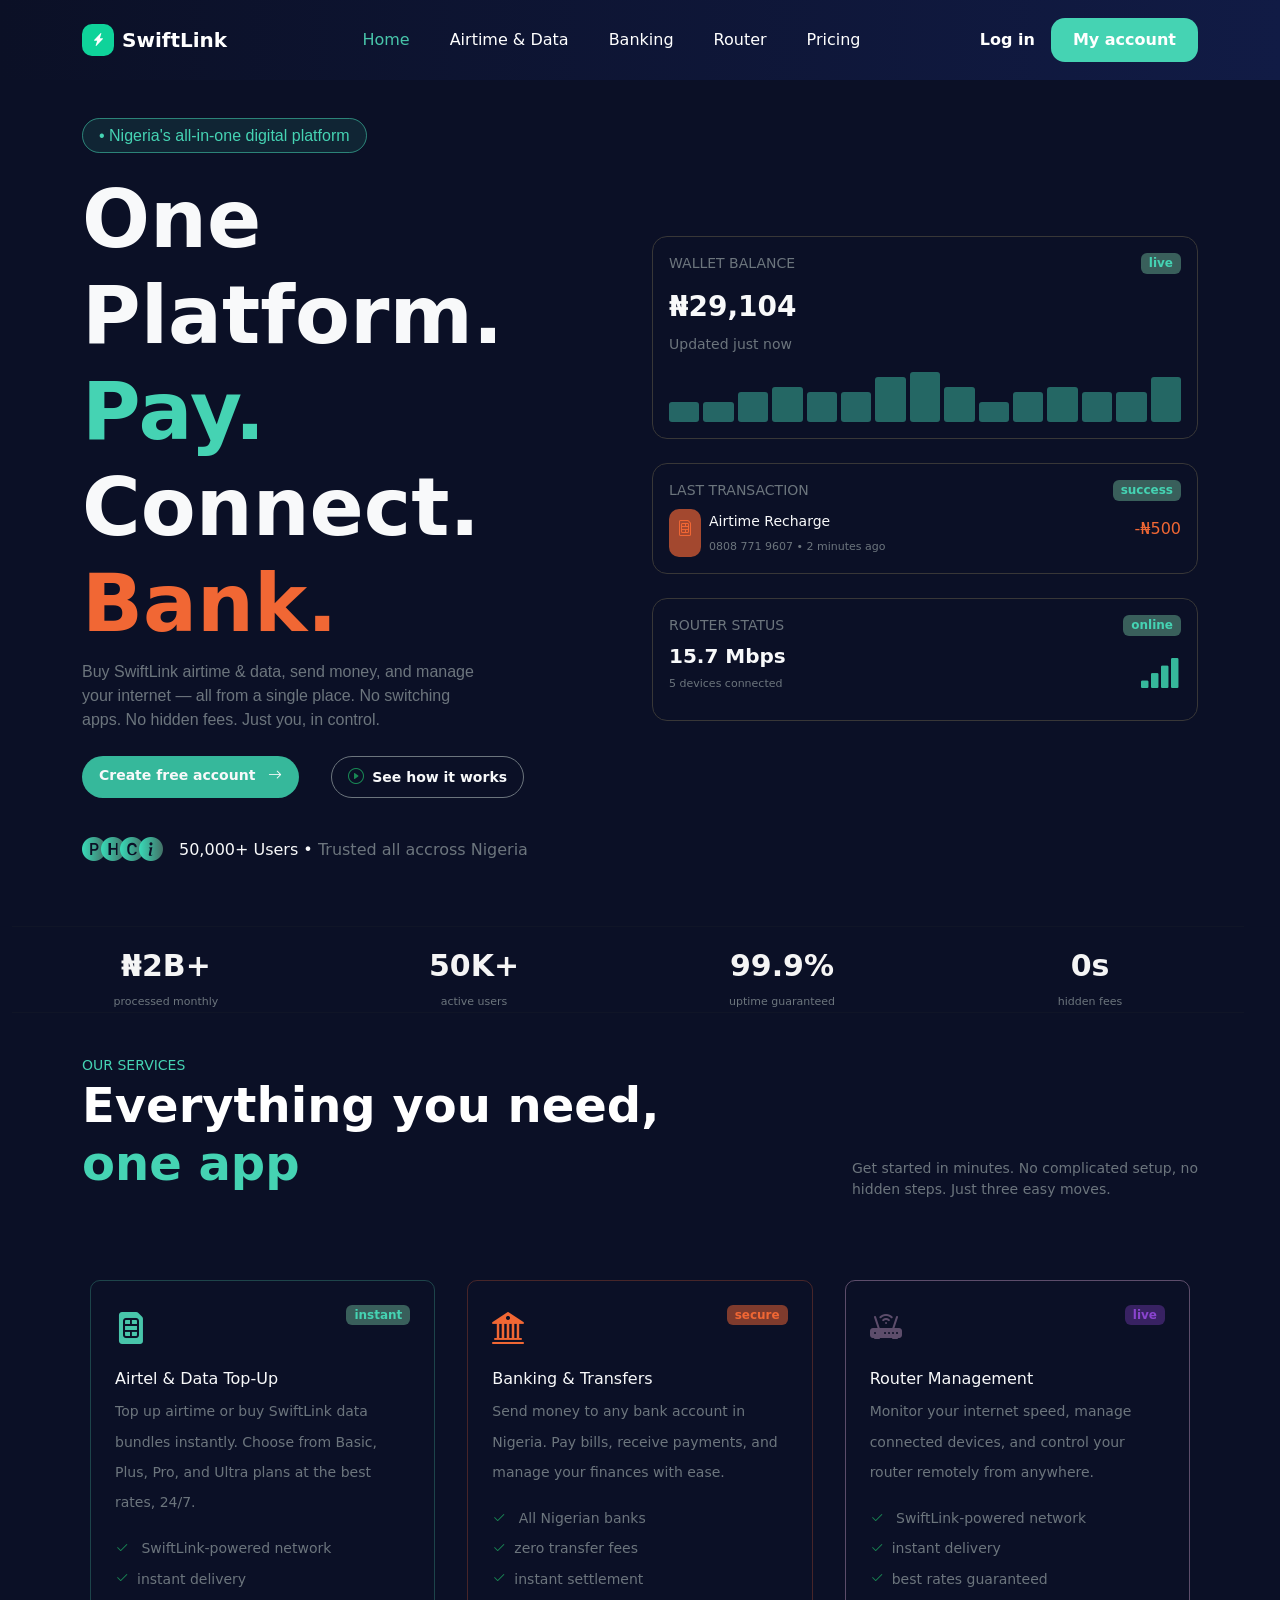
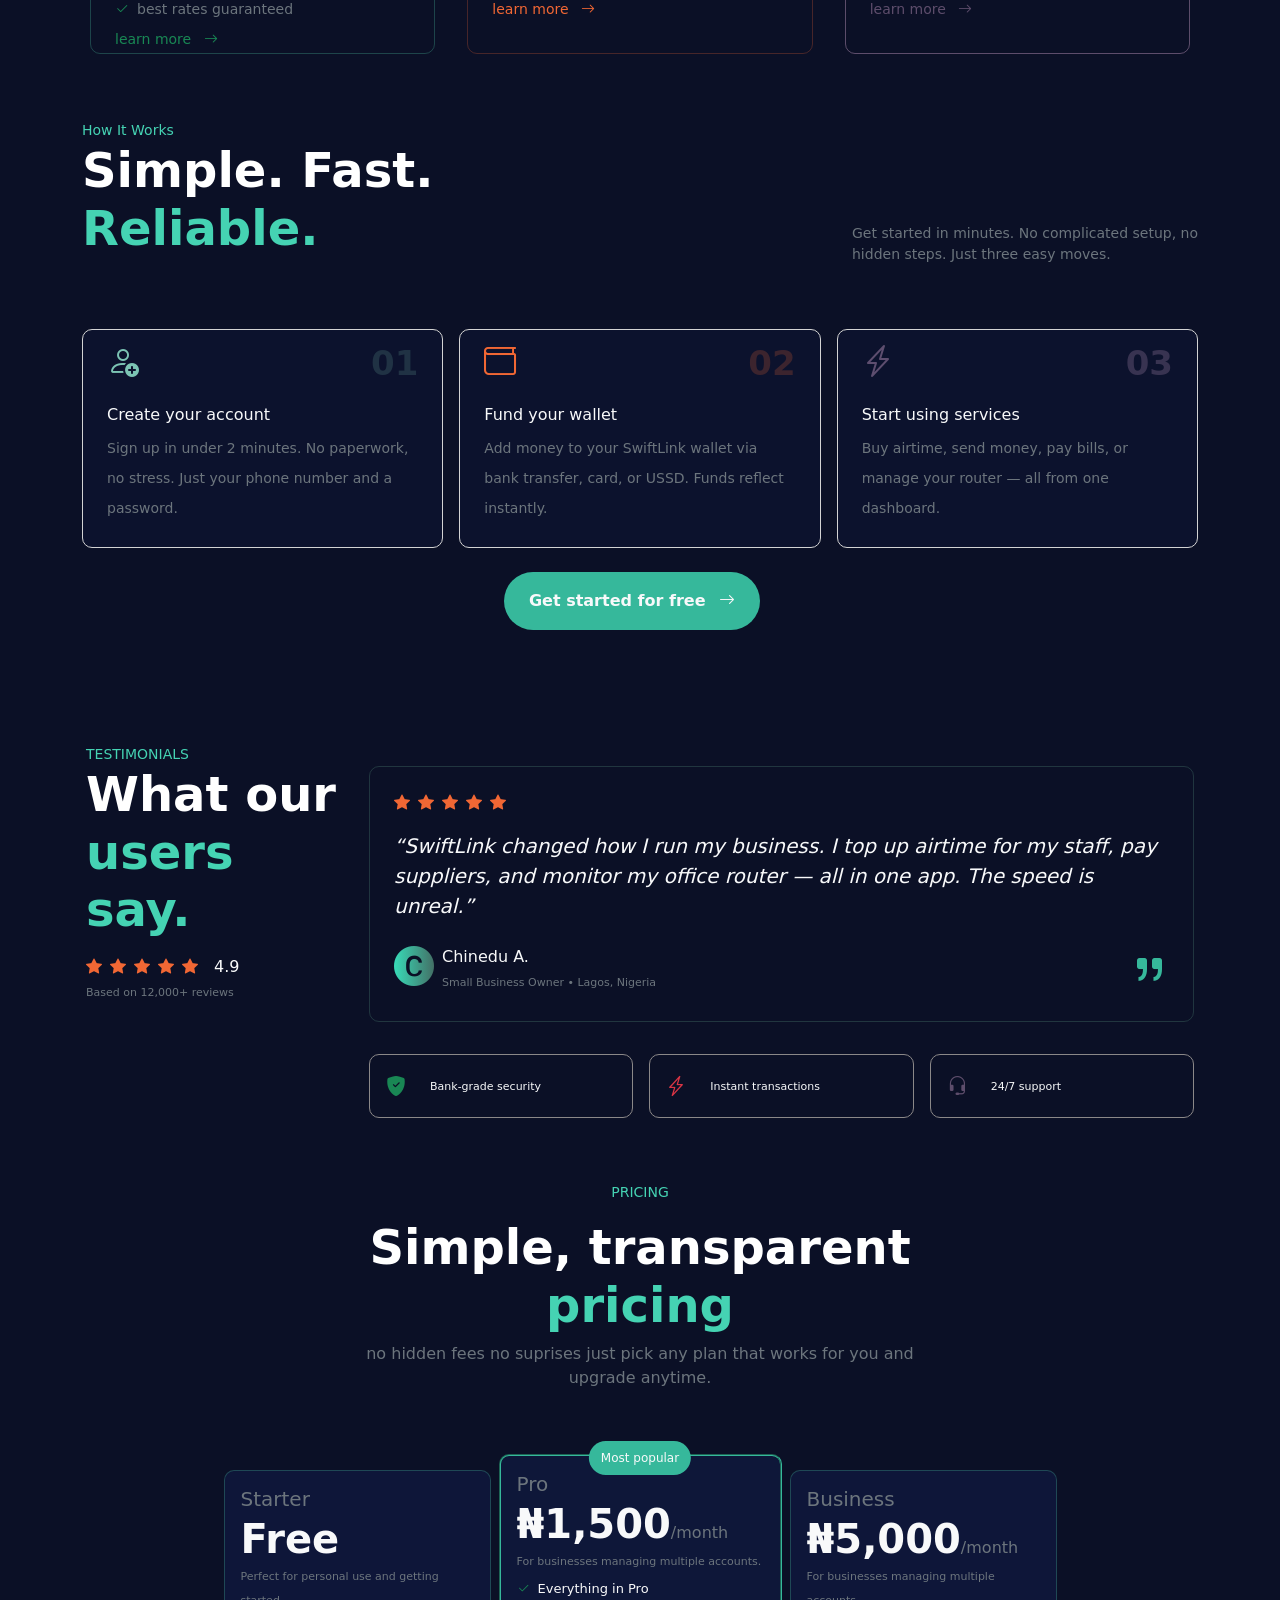
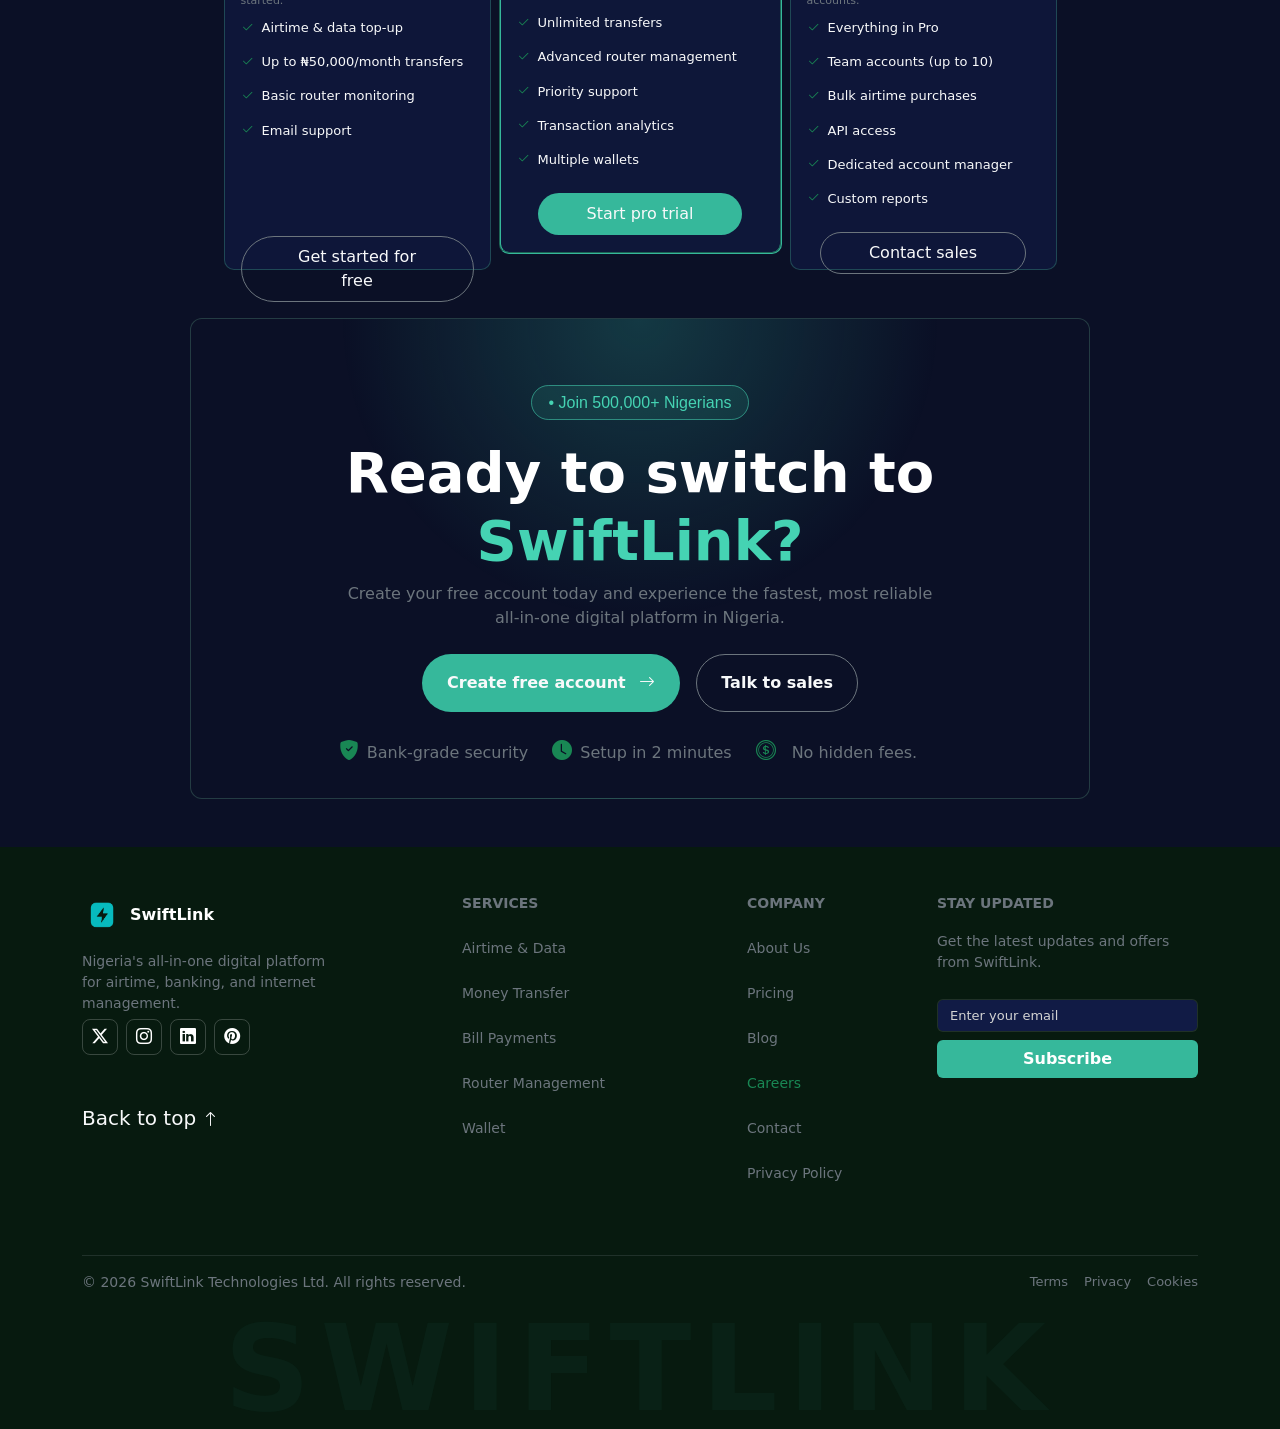
<file: index.html>
<!doctype html>
<html lang="en">
  <head>
    <meta charset="UTF-8" />
    <meta name="viewport" content="width=device-width, initial-scale=1.0" />

    <!-- Bootstrap -->
    <link
      href="https://cdn.jsdelivr.net/npm/bootstrap@5.3.3/dist/css/bootstrap.min.css"
      rel="stylesheet"
    />

    <link rel="shortcut icon" href="image/file_00000000f730720ab4262de3e27798d8-removebg-preview.png" type="image/x-icon">
    <link
      rel="stylesheet"
      href="https://cdn.jsdelivr.net/npm/bootstrap-icons@1.13.1/font/bootstrap-icons.min.css"
    />
    <link rel="stylesheet" href="style.css" />

    <title>SwiftLink</title>
  </head>
  <body>
    <nav class="navbar navbar-expand-lg fixed-top custom-navbar">
      <div class="container ">
        <!-- Logo -->
        <a class="navbar-brand d-flex align-items-center gap-2" href="#">
          <!-- <img
            src="image/file_00000000f730720ab4262de3e27798d8-removebg-preview.png"
            class="logo"
            alt=""
          /> -->
          <div class="brand-icon">
      <i class="bi bi-lightning-charge-fill"></i>
    </div>
          <span class="text-white fw-bold">SwiftLink</span>
        </a>

        <!-- Hamburger -->
        <button
          class="navbar-toggler text-light"
          type="button"
          data-bs-toggle="collapse"
          data-bs-target="#navbarContent"
        >
          <span class="navbar-toggler-icon"></span>
        </button>

        <!-- Navbar Content -->
        <div class="collapse navbar-collapse" id="navbarContent">
          <!-- Center Links -->
          <ul class="navbar-nav mx-auto gap-lg-4">
            <li class="nav-item">
              <a class="nav-link info" href="index.html">Home</a>
            </li>

            <li class="nav-item">
              <a class="nav-link" href="airtime&data.html">Airtime & Data</a>
            </li>

            <li class="nav-item">
              <a class="nav-link" href="banking.html">Banking</a>
            </li>

            <li class="nav-item">
              <a class="nav-link" href="router.html">Router</a>
            </li>

            <li class="nav-item">
              <a class="nav-link" href="pricing.html">Pricing</a>
            </li>
          </ul>

          <!-- Right Buttons -->
          <div class="d-flex align-items-center gap-3">
            <a href="#" class="text-decoration-none login-btn"> Log in </a>

            <a href="#sidebar" class="start-btn text-decoration-none d-block" data-bs-toggle="offcanvas" role="button" aria-controls="sidebar" >My account</a>
          </div>
        </div>
      </div>
    </nav>
    <!-- text -->
     <section class="section1">
     <div class="container my-4">
  <div class="row">
    <!-- LEFT COLUMN -->
    
    <div class="col-lg-6 ">
      <span
        class="fs-6 py-2 px-3 text w-25 rounded-pill border border-1 text-center"
      >
        • Nigeria's all-in-one digital platform
      </span>
      <h1 class="display-1 text-light h1 mt-4">
        One <br />
        Platform. <br />
        <span class="span2"> Pay.</span> <br />
        Connect. <br />
        <span class="span1"> Bank.</span>
      </h1>
      <p class="lead fs-6 text-secondary mt-2">
        Buy SwiftLink airtime & data, send money, and manage <br />
        your internet — all from a single place. No switching <br />
        apps. No hidden fees. Just you, in control.
      </p>

      <div class="d-flex flex-column flex-lg-row gap-3 mt-4">
        <a href="" class="btn btn1 btn-sm text-light bg-transparent px-3 py-2  fw-bold me-3 rounded-pill">Create free account <i class="bi bi-arrow-right ms-2"></i></a>
        
        <a href="" class="btn btn-outline-secondary btn-sm text-light bg-transparent px-3 py-2  fw-bold me-3 rounded-pill"><i class="bi bi-play-circle fs-6 
          text-success me-2"></i>See how it works</a>
        
      </div>
      

      <div class="d-block d-md-flex fs-4 align-items-center text-light mt-4">
        <div class="d-flex">

        <i class="bi bi-p-circle-fill icon "></i>
        <i class="bi bi-h-circle-fill icon" style="margin-left: -5px;"></i>
        <i class="bi bi-c-circle-fill icon" style="margin-left: -5px;"></i>
        <i class="bi bi-info-circle-fill icon me-3 " style="margin-left: -5px;"></i>
        </div>

        <div> 
          <p class="fw-medium fs-6 mt-3">50,000+ Users • <span class="text-secondary fs-6 align-items-center">Trusted all accross Nigeria</span></p>
        </div>
      </div>

      
    </div>



    <!-- RIGHT COLUMN  -->
    <div class="col-lg-6 mt-5 pt-5" style="padding-top: 4rem !important;">
      <!-- Wallet -->
      <div class="border border-2 p-3 bb mb-4" style="background: transparent;">
        <div class="d-flex justify-content-between">
          <small class="text-secondary">WALLET BALANCE</small>
          <span class="badge  px-2 py-1">live</span>
        </div>
        <h1 class=" mt-3 h3 text-light">₦29,104</h1>
        <small class="text-secondary">Updated just now</small>
        <div class="d-flex align-items-end gap-1 mt-3">
          <div class="bar small"></div>
          <div class="bar small"></div>
          <div class="bar"></div>
          <div class="bar medium"></div>
          <div class="bar"></div>
          <div class="bar"></div>
          <div class="bar tall"></div>
          <div class="bar taller"></div>
          <div class="bar medium"></div>
          <div class="bar small"></div>
          <div class="bar"></div>
          <div class="bar medium"></div>
          <div class="bar"></div>
          <div class="bar"></div>
          <div class="bar tall"></div>
        </div>
      </div>

      <!-- Last Transaction Card -->
      <div class="border border-2 p-3 bb mb-4" style="background: transparent;">
        <div class="d-flex justify-content-between">
          <small class="text-secondary">LAST TRANSACTION</small>
          <span class="badge  px-2 py-1">success</span>
        </div>
        <div class="d-flex mt-2">
          <i class="bi bi-sim p-2"></i>
          <div class="me-auto">
            <small class="text-light fw-medium ms-2">Airtime Recharge</small><br>
            <span class="small1 ms-2 text-secondary">0808 771 9607 • 2 minutes ago</span>
          </div>
          <span class="fw-medium span1 mt-2">-₦500</span>
        </div>
      </div>

      <!-- Router Status -->
      <div class="border border-2 p-3 bb" style="background: transparent;">
        <div class="d-flex justify-content-between">
          <small class="text-secondary">ROUTER STATUS</small>
          <span class="badge  px-2 py-1">online</span>
        </div>
        <div class="d-flex">
          <div class="mt-2 me-auto">
            <span class="fs-5 h3 text-light">15.7 Mbps</span><br>
            <small class="small1 text-secondary">5 devices connected</small>
          </div>
          <i class="bi bi-reception-4 fs-1 mt-2"></i>
        </div>
      </div>
    </div>
  </div>
</div>



</section > 


<!-- our services section -->

<section class="section2 b ">
<div class=" justify-content-around row container-fluid text-center p-4   d1"> <hr>

  
<!-- our services -->
<div class="col-6 col-lg-3 ">
  <span class="span66">₦2B+</span> <br>
  <small class="small1 text-secondary">processed monthly</small>
  </div>

  <div class="col-6 col-lg-3 ">
    <span class="span66">50K+</span> <br>
    <small class="small1 text-secondary">active users</small>
  </div>

  <div class="col-6 col-lg-3 ">
    <span class="span66">99.9%</span> <br>
    <small class="small1 text-secondary">uptime guaranteed</small>
  </div>

  <div class="col-6 col-lg-3 ">
    <span class="span66">0s</span> <br>
    <small class="small1 text-secondary">hidden fees</small>
    
  </div> <hr>

</div>

<div class="container d-block d-lg-flex align-items-end">

  <div class="me-auto" >
    <span class="fw-medium ee  ">OUR SERVICES</span>
    <h1 class=" text-white display-5 h1"> Everything you need,  <br>
      <span class="one">one app</span>
    </h1>

  </div>
  <span class="text-secondary get ">Get started in minutes. No complicated setup, no  <br>hidden steps. Just three easy moves.</span>



</div>


<div class="container">


<!-- our services row and colums -->

<div class="row  g-3  mt-5">


<!-- airtime and top up colum -->



  <div class="col-lg-4 p-3 ">
    <div class="border border-1 p-4  bg-transparent row2 " style="height: 374px;">

    <div  class="d-flex justify-content-between mb-3">
    <i class="bi bi-sim-fill  see fs-2 "></i>
    <span class="badge  px-2 py-1 align-self-start">instant</span>
    
    </div>
    <div class=" tex">
      <h4 class="h6 fw-medium text-light">Airtel & Data Top-Up</h4>
      <p class="text-secondary  sec">Top up airtime or buy SwiftLink data bundles instantly. Choose from Basic, Plus, Pro, and Ultra plans at the best  rates, 24/7.</p>
      <span class="text-secondary sec"><i class="bi bi-check2 me-2 text-success"></i> SwiftLink-powered network
</span> <br>

<span class="text-secondary sec"> <i class="bi bi-check2 me-2 text-success"></i>instant delivery</span> <br>
<span class="text-secondary sec"> <i class="bi bi-check2 me-2 text-success"></i>best rates guaranteed</span>  <br>
<a href="#" class="text-decoration-none sec text-success">learn more  <i class="bi bi-arrow-right ms-2"></i> </a>

    </div> 
    
    </div>
    </div>
    
    
<!-- banking and  transfers colum -->

    <div class="col-lg-4 p-3">
       <div class="border border-1 p-4  bg-transparent row3" style="height: 374px;">

    <div  class="d-flex justify-content-between mb-3">
    <i class="bi bi-bank2 fs-2 bank"></i>
    <span class="badge secure px-2 py-1 align-self-md-start">secure</span>
    
    </div>
    <div class=" tex">
      <h4 class="h6 fw-medium text-light">Banking & Transfers
</h4>
      <p class="text-secondary  sec">Send money to any bank account in Nigeria. Pay bills, receive payments, and manage your finances with ease.</p> 
      <span class="text-secondary sec"><i class="bi bi-check2 me-2 text-success"></i> All Nigerian banks
</span> <br>

<span class="text-secondary sec"> <i class="bi bi-check2 me-2 text-success"></i>zero transfer fees</span> <br>
<span class="text-secondary sec"> <i class="bi bi-check2 me-2 text-success"></i>instant settlement</span>  <br>
<a href="#" class="text-decoration-none sec  learn1">learn more  <i class="bi bi-arrow-right ms-2"></i> </a>

    </div> 
    
    </div>

    
    
    </div>

    <!-- router management column -->

    <div class="col-lg-4 p-3 ">
     <div class="border border-1 p-4  bg-transparent row4" style="height: 374px;">

    <div  class="d-flex justify-content-between mb-3">
    <i class="bi bi-router-fill fs-2 router"></i>
    <span class="badge  px-2 py-1 live align-self-start">live</span>
    
    </div>
    <div class=" tex">
      <h4 class="h6 fw-medium text-light">Router Management</h4>
      <p class="text-secondary  sec">Monitor your internet speed, manage connected devices, and control your router remotely from anywhere.</p> 
      <span class="text-secondary sec"><i class="bi bi-check2 me-2 text-success"></i> SwiftLink-powered network
</span> <br>

<span class="text-secondary sec"> <i class="bi bi-check2 me-2 text-success"></i>instant delivery</span> <br>
<span class="text-secondary sec"> <i class="bi bi-check2 me-2 text-success"></i>best rates guaranteed</span>  <br>
<a href="#" class="text-decoration-none sec learn3">learn more  <i class="bi bi-arrow-right ms-2"></i> </a>

    </div> 
    
    </div>
  </div>


  </div>

  </div>

</div>

</section>

<!-- how it works section -->

<section class=" section3 ">
  <div class=" container d-block d-lg-flex align-items-end mt-5">

     <div class="me-auto" >
    <span class="fw-medium ee  ">How It Works</span>
    <h1 class=" text-white display-5 h1"> Simple. Fast. <br>
      <span class="one">Reliable.


</span>
    </h1>

  </div>
  <span class="text-secondary get ">Get started in minutes. No complicated setup, no  <br>hidden steps. Just three easy moves.</span>

  </div>

  <div class="container">
    <div class="row g-3 mt-5">

      <div class="col-lg-4">
        <div class="how py-2 px-4 ">

          <div class="d-flex justify-content-between mb-3">

            <i class="bi bi-person-add vvd fs-2 "></i>
            <span class=" zero">01</span>

          </div>

          <div class=" tex">
      <h4 class="h6 fw-medium text-light">Create your account</h4>
      <p class="text-secondary  sec">Sign up in under 2 minutes. No paperwork, no stress. Just your phone number and a password.</p>
          </div>

        </div>
      </div>
      <div class="col-lg-4 ">
        <div class="how py-2 px-4">

          <div class="d-flex justify-content-between mb-3">

            <i class="bi bi-wallet wallet fs-2"></i>
            <span class=" zerotwo">02</span>

          </div>

          <div class=" tex">
      <h4 class="h6 fw-medium text-light">Fund your wallet</h4>
      <p class="text-secondary  sec">Add money to your SwiftLink wallet via bank transfer, card, or USSD. Funds reflect instantly.</p>
          </div>
        </div>

      </div>
      <div class="col-lg-4 ">
        <div class="how py-2 px-4">

          <div class="d-flex justify-content-between mb-3">

            <i class="bi bi-lightning-charge charge fs-2"></i>
            <span class=" zerothree">03</span>

          </div>

          <div class=" tex">
      <h4 class="h6 fw-medium text-light">Start using services</h4>
      <p class="text-secondary  sec">Buy airtime, send money, pay bills, or manage your router — all from one dashboard.</p>
          </div>
        </div>
      </div>
    </div>

    <div class="d-flex justify-content-center mt-4">
     <a href="" class="btn btn1  text-light bg-transparent px-4 py-3  fw-bold me-3 rounded-pill  ">Get started for free <i class="bi bi-arrow-right ms-2"></i></a>
     </div>
  </div>
</section>

<!-- testimonials section -->

<section class="mt-5 section4 ">
    <div class=" container p-3  mt-2">
      <div class="row mt-5">

     <div class=" col-12 col-md-6 col-lg-3" >
      <div>
    <span class="fw-medium ee  ">TESTIMONIALS</span>
    <h1 class=" text-white display-5 h1"> What our<br>
      <span class="one">users say. 
</span> </h1>
<div class="d-flex mt-3 ">
  <i class="bi bi-star-fill star fs-6 me-2"></i>
  <i class="bi bi-star-fill star fs-6 me-2"></i>
  <i class="bi bi-star-fill star  fs-6 me-2"></i>
  <i class="bi bi-star-fill star fs-6 me-2"></i>
  <i class="bi bi-star-fill star fs-6 me-3"></i> 
  <span class="fw-medium fs-6 text-light">4.9</span>
</div>
<small class="small1 text-secondary">Based on 12,000+ reviews</small>

  </div>
  </div>
  <div class="col-12 col-md-6 col-lg-9">
    <div>
      <div class="d-flex flex-column flex-lg-row gap-4 mt-4">

        <div class="border border-1 p-4  bg-transparent tyy">
          <div class="d-flex mb-3">
  <i class="bi bi-star-fill star fs-6 me-2"></i>
  <i class="bi bi-star-fill star fs-6 me-2"></i>
  <i class="bi bi-star-fill star  fs-6 me-2"></i>
  <i class="bi bi-star-fill star fs-6 me-2"></i>
  <i class="bi bi-star-fill star fs-6 me-3"></i> 

          </div>
          <p class="text-light fs-5 fst-italic fw-medium ">“SwiftLink changed how I run my business. I top up airtime for my staff, pay suppliers, and monitor my office router — all in one app. The speed is unreal.”

</p>
<div class="d-flex justify-content-between" >
  <i class="bi bi-c-circle-fill fs-1 icon" ></i>
  <div class=" ms-2 mt-lg-2 me-auto">
  
  <span class="text-light fw-medium fs-6  ">  Chinedu A.</span> <br>
  <small class="text-secondary small1">Small Business Owner • Lagos, Nigeria</small>
  </div>

  
         <i class="bi bi-quote fs-1 conny"></i>
        </div>
         

        

      </div>
    </div>

  </div>

  <div class="row mt-3 g-3">
    <div class="col-12 col-md-4 col-lg-4 ">
      <div class="d-flex   cool  p-3">
        <i class="bi bi-shield-fill-check fs-5 text-success me-4"></i>
        <span class="mt-2 text-light small1">Bank-grade security</span>
      </div>



    </div>
    <div class="col-12 col-md-4 col-lg-4">

       <div class="d-flex   cool p-3">
                    <i class="bi bi-lightning-charge fs-5 text-danger me-4"></i>
        <span class="mt-2 text-light small1">Instant transactions</span>
      </div>
    </div>
    <div class="col-12 col-md-4 col-lg-4">

       <div class="d-flex  cool  p-3">
        <i class="bi bi-headset charge fs-5  me-4"></i>
        <span class="mt-2 text-light small1">24/7 support</span>
      </div>
    </div>
  </div>

  </div>
</section>

<section class="mt-5 section5 ">

       
          
    <p class="fw-medium ee text-center ">PRICING</p>
    <h1 class=" text-white display-5 h1 text-center"> Simple, transparent<br>
      <span class="one">pricing
</span> </h1> 
<p class="text-center text-secondary fs-6">no hidden fees no suprises just pick any plan that works for you and <br class="d-none d-lg-inline"> upgrade anytime.</p>

<div class="container">
  <div class="row mt-5 g-3 justify-content-center">
    <div class=" col-12 col-lg-3 ">
      <div class="card cardd bg-transparent mt-0 mt-lg-3">

        <div class="card-body">
          <h5 class=" card-title text-secondary">Starter</h5>
          <h1 class="card-subtitle h1 text-light">Free</h1>
          <small class="small1 text-secondary">Perfect for personal use and getting started.

</small>
<ul class="list-unstyled  text-light  ">
  <li><i class="bi bi-check2 me-2 text-success"></i>Airtime & data top-up
  </li>

  <li><i class="bi bi-check2 me-2 text-success"></i>Up to ₦50,000/month transfers
</li>
  <li>
    <i class="bi bi-check2 me-2 text-success"></i>Basic router monitoring

  </li>
  <li>
    <i class="bi bi-check2 me-2 text-success"></i>Email support
    
</ul>
<br>



<div class="d-flex justify-content-center mt-5">
<a href="#" class="btn btn-outline-secondary text-light bg-transparent  px-5 py-2 rounded-pill ">Get started for free</a>
</div>
        </div>
      </div>


    </div>

    <div class="col-12 col-lg-3  px-lg-0">
        <div class="card carddd bg-transparent position-relative mt-3 mt-lg-0 ">
          <div class="floating-text">
            <span class="most rounded-pill  text-light">Most popular</span>
          </div>

        <div class="card-body">
          <h5 class=" card-title text-secondary">Pro </h5>
          <h1 class="card-subtitle h1 text-light">₦1,500<span class="text-secondary fs-6 fw-normal">/month</span></h1>
          <small class="small1 text-secondary">For businesses managing multiple accounts.

</small>
<ul class="list-unstyled  text-light ">
  <li><i class="bi bi-check2 me-2 text-success"></i>Everything in Pro
  </li>

  <li><i class="bi bi-check2 me-2 text-success"></i>Unlimited transfers

</li>
  <li>
    <i class="bi bi-check2 me-2 text-success"></i>Advanced router management

  </li>
  <li>
    <i class="bi bi-check2 me-2 text-success"></i>Priority support


  </li>
  <li>
    <i class="bi bi-check2 me-2 text-success"></i>Transaction analytics



  </li>
  <li>
    <i class="bi bi-check2 me-2 text-success"></i>Multiple wallets


  </li>

</ul>
<div class="d-flex justify-content-center">
<a href="#" class="btn  text-light bg-transparent  px-5 py-2 rounded-pill btn11 ">Start pro trial</a>
</div>
        </div>
      </div>
      
    </div>
      

    <div class=" col-12 col-lg-3">
      

      <div class="card cardd bg-transparent mt-0 mt-lg-3">

        <div class="card-body">
          <h5 class=" card-title text-secondary">Business </h5>
          <h1 class="card-subtitle h1 text-light">₦5,000<span class="text-secondary fs-6 fw-normal">/month</span></h1>
          <small class="small1 text-secondary">For businesses managing multiple accounts.

</small>
<ul class="list-unstyled  text-light ">
  <li><i class="bi bi-check2 me-2 text-success"></i>Everything in Pro
  </li>

  <li><i class="bi bi-check2 me-2 text-success"></i>Team accounts (up to 10)
</li>
  <li>
    <i class="bi bi-check2 me-2 text-success"></i>Bulk airtime purchases

  </li>
  <li>
    <i class="bi bi-check2 me-2 text-success"></i>API access


  </li>
  <li>
    <i class="bi bi-check2 me-2 text-success"></i>Dedicated account manager



  </li>
  <li>
    <i class="bi bi-check2 me-2 text-success"></i>Custom reports


  </li>

</ul>
<div class="d-flex justify-content-center">
<a href="#" class="btn btn-outline-secondary text-light bg-transparent  px-5 py-2 rounded-pill ">Contact sales</a>
</div>
        </div>
      </div>


    </div>

  </div>


</div>
</section>
<section class="mt-5 px-2  section6">

  <div class="final p-4 text-center   mt-5">
    

    <div class="text-center mt-5">
    <span
        class="fs-6 py-2 px-3 text w-25 rounded-pill border border-1  text-center"
      >
        • Join 500,000+ Nigerians
    </span>
    </div>
    <h1 class=" text-white display-4 h1 text-center mt-4"> Ready to switch to<br>
      <span class="one">SwiftLink?
</span> </h1> 
<p class="text-center text-secondary fs-6">Create your free account today and experience the fastest, most reliable<br class="d-none d-lg-inline"> all-in-one digital platform in Nigeria.</p>

<div class="d-flex flex-column flex-lg-row justify-content-center align-items-center gap-3 mt-4">
  <a href="#" class="btn btn1 text-light bg-transparent px-4 py-3 fw-bold rounded-pill">Create free account <i class="bi bi-arrow-right ms-2"></i></a>
  <a href="#" class="btn btn-outline-secondary text-light bg-transparent px-4 py-3 fw-bold rounded-pill">Talk to sales</a>
</div>


     <div class="parent d-flex flex-column flex-lg-row  justify-content-center mt-4 text-center">
      <span class="text-secondary me-4 fs-6 mb-2"><i class="bi bi-shield-fill-check fs-5 text-success me-2"></i>Bank-grade security
</span> 


<span class="text-secondary me-4 fs-6 mb-2"><i class="bi bi-clock-fill fs-5 me-2 text-success"></i>Setup in 2 minutes
</span>
<span class="text-secondary me-4 fs-6 mb-2"><i class="bi bi-coin fs-5 me-3 text-success"></i>No hidden fees.
</span>
     </div>

  </div>

</section>

<footer class="mt-5 pt-5">
  <div class="container">
    <div class="row g-4">

      <!-- Brand Column -->
      <div class="col-12 col-lg-3">
        <a class="navbar-brand d-flex align-items-center gap-2 mb-3" href="#">
          <img src="image/file_00000000f730720ab4262de3e27798d8-removebg-preview.png" class="logo" alt="" />
          <span class="text-white fw-bold">SwiftLink</span>
        </a>
        <p class="text-secondary small">Nigeria's all-in-one digital platform for airtime, banking, and internet management.</p>
        <div class="d-flex gap-2 mt-5">
          <a href="#" class="footer-icon"><i class="bi bi-twitter-x"></i></a>
          <a href="#" class="footer-icon"><i class="bi bi-instagram"></i></a>
          <a href="#" class="footer-icon"><i class="bi bi-linkedin"></i></a>
          <a href="#" class="footer-icon"><i class="bi bi-pinterest"></i></a>
        </div>

        <a href="#" class="mt-5 text-decoration-none text-light fs-5 d-block">Back to top  <i class="bi bi-arrow-up fs-6"></i></a>
      </div>

      <!-- Services Column -->
      <div class="col-6 col-lg-2 offset-lg-1">
        <h6 class="text-secondary fw-bold mb-3 small">SERVICES</h6>
        <ul class="list-unstyled footer-links">
          <li><a href="#">Airtime & Data</a></li>
          <li><a href="#">Money Transfer</a></li>
          <li><a href="#">Bill Payments</a></li>
          <li><a href="#">Router Management</a></li>
          <li><a href="#">Wallet</a></li>
        </ul>
      </div>

      <!-- Company Column -->
      <div class="col-6 col-lg-2 offset-lg-1">
        <h6 class="text-secondary fw-bold mb-3 small">COMPANY</h6>
        <ul class="list-unstyled footer-links">
          <li><a href="#">About Us</a></li>
          <li><a href="#">Pricing</a></li>
          <li><a href="#">Blog</a></li>
          <li><a href="#" class="text-success">Careers</a></li>
          <li><a href="#">Contact</a></li>
          <li><a href="#">Privacy Policy</a></li>
        </ul>
      </div>

      <!-- Stay Updated Column -->
      <div class="col-12 col-lg-3">
        <h6 class="text-secondary fw-bold mb-3 small">STAY UPDATED</h6>
        <p class="text-secondary small ">Get the latest updates and offers from SwiftLink.</p>
        <input type="email" class="form-control footer-input mb-2 mt-5" placeholder="Enter your email" />
        <button class="btn w-100 subscribe-btn">Subscribe</button>
      </div>

    </div>

    <hr class="border-secondary mt-5">

    <!-- Bottom Bar -->
    <div class="d-flex flex-column flex-lg-row justify-content-between pb-3">
      <small class="text-secondary">© 2026 SwiftLink Technologies Ltd. All rights reserved.</small>
      <div class="d-flex gap-3 mt-2 mt-lg-0">
        <a href="#" class="footer-bottom-link">Terms</a>
        <a href="#" class="footer-bottom-link">Privacy</a>
        <a href="#" class="footer-bottom-link">Cookies</a>
      </div>
    </div>

    <!-- Big watermark text -->
    <div class="text-center footer-watermark">SWIFTLINK</div>

  </div>
</footer>

<div class="offcanvas offcanvas-end " tabindex="1" id="sidebar" aria-labelledby="sidebar-label">
  
  <div class=" ">
  <div class="offcanvas-header  ">
     <a class="navbar-brand d-flex align-items-center gap-2 offcanvas-title " id="sidebar-label" href="#">
          <!-- <img
            src="image/file_00000000f730720ab4262de3e27798d8-removebg-preview.png"
            class="logo"
            alt=""
          /> -->
          <div class="brand-icon">
      <i class="bi bi-lightning-charge-fill"></i>
    </div>
          <span class="text-white fw-bold ">SwiftLink</span>
        </a> 
    <button type="button" class="btn-close " data-bs-dismiss="offcanvas" aria-label="Close">
       <i class="bi bi-x-lg text-light fs-5 "></i>
    </button>

  
  </div>    
  

   <div class="offcanvas-body">

    
    
    <div class="container d-flex justify-content-between">
  <i class="bi bi-c-circle-fill fs-1 icon" ></i>

  <div class=" ms-2 mt-lg-2 me-auto">
  
  <span class="text-light fw-medium fs-6  ">  Chinedu A.</span> <br>
  <small class="text-secondary small1">chinedu117@gmail.com</small>
  </div>
   <span class="badge  px-2 py-1 align-self-start mt-2">success</span>
</div>

<div class="border border-2 p-3 py-3 container vudu mt-4 bb mb-4" style="background-color: #111b4580;">
        <div class="d-flex justify-content-between">
          <small class="text-secondary">WALLET BALANCE</small>
        
        </div>
        <h1 class=" mt-3 h3 text-light">₦29,104.00</h1>
      

        <div class="d-flex mt-4">
          <a href="" class="btn btn11 fw-medium text-light me-2 align-self-start ">+ Fund wallet</a>
          <a href="" class="btn fw-medium text-light trans ">
            <i class="bi bi-send-fill text-light fs-6 me-2"> </i>Transfer</a>
        </div>
        
      </div>

      </div>
      </div>
      

      <div class="  container scroll overflow-y-scroll">
        <span class="text-secondary fs-6 menu d-block mt-2">MENU</span>
        <ul class="list-unstyled ul p-3 ">

          <li class="mb-2">
              <a href="dash.html" class="text-decoration-none linkk fw-medium">
                <i class="bi bi-speedometer2  me-2 fs-6"></i>
                Dashboard
              </a>
          </li>

          <li class="mb-2">
              <a href="dash-airtime&data.html" class="text-decoration-none fw-medium ">
                <i class="bi bi-sim-fill me-2   fs-6 "></i>
                Airtime & Data
              </a>

            
          </li>
          <li class="mb-2">
              <a href="dash-banking.html" class="text-decoration-none fw-medium ">
                <i class="bi bi-bank2 me-2 fs-6"></i>
                Banking
            
          </li>
          <li class="mb-2">
              <a href="dash-router.html" class="text-decoration-none fw-medium ">
                <i class="bi bi-router-fill me-2 fs-6"></i>
                Router Management
              </a>  
           
          </li>
          <li class="mb-2">
              <a href="dash-transactions.html" class="text-decoration-none fw-medium ">
                <i class="bi bi-arrow-left-right fs-6 me-2"></i>
                Transactions
            
          </li>
          <li>
              <a href="dash-wallet.html" class="text-decoration-none fw-medium ">
                <i class="bi bi-wallet fs-6 me-2"></i>
                Wallet
              </a>
          </li>
        
        </ul>

         <span class="text-secondary fs-6">ACCOUNT</span>
         <ul class="list-unstyled ul p-3">


          <li>
             <a href="dash-settings.html" class="text-decoration-none fw-medium ">
                <i class="bi bi-gear me-2 fs-6"></i>
                Settings
              </a>  
           
          </li>
          <li>

             <a href="#" class="text-decoration-none fw-medium  ">
                <i class="bi bi-headset me-2 fs-6"></i>
                Support
              </a>  
           
          </li>
         </ul>

      </div>

      <div class="">
        <ul class="ul list-unstyled p-3 signout">
          <a href="index.html" class="text-decoration-none fw-medium  ">
                <i class="bi bi-box-arrow-left me-2 fs-6 text-danger"></i>
                Sign out
              </a>  

        </ul>
      </div>
  
</div>

    <script src="https://cdn.jsdelivr.net/npm/bootstrap@5.3.3/dist/js/bootstrap.bundle.min.js"></script>
  </body>
</html>
</file>
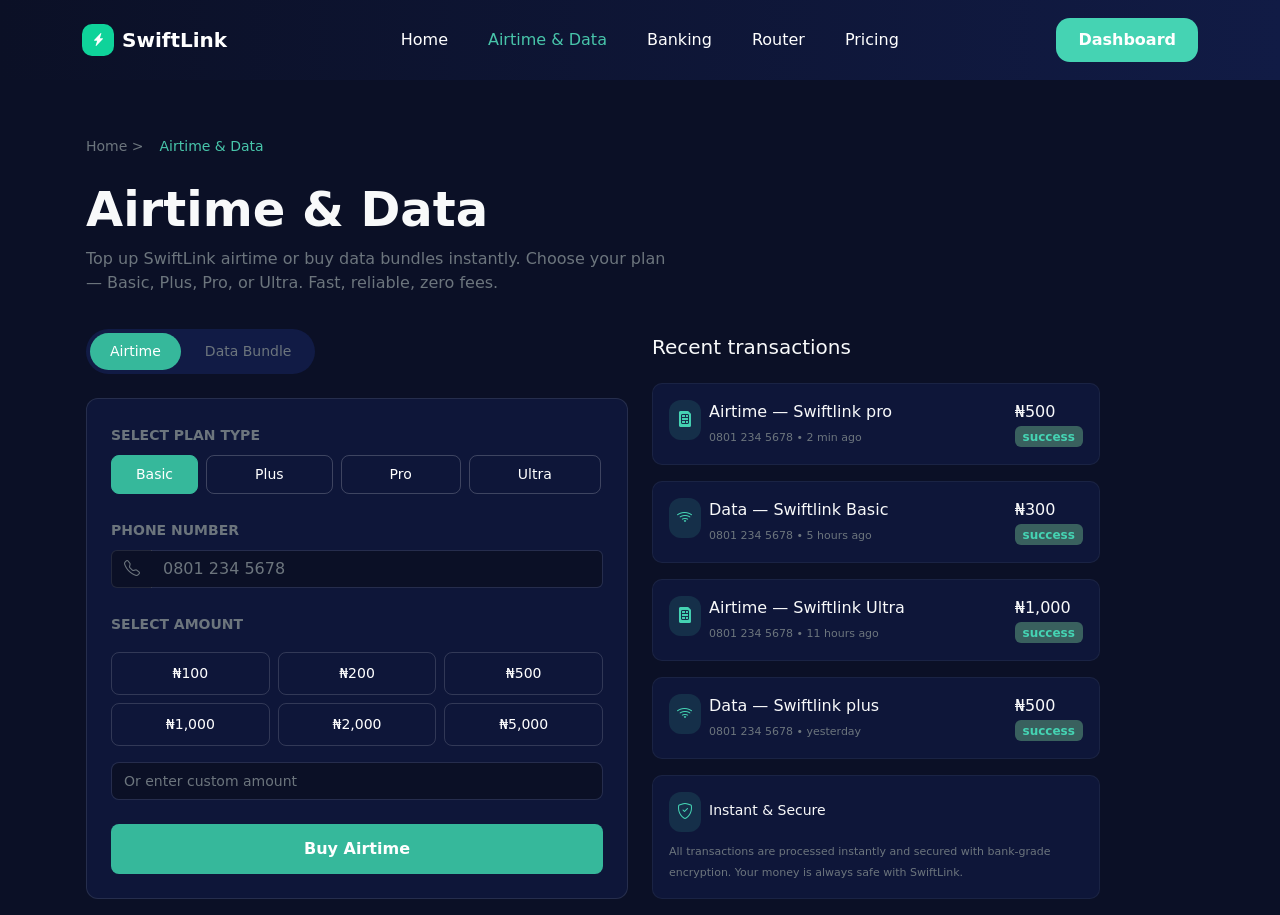
<file: airtime&data.html>
<!doctype html>
<html lang="en">
  <head>
    <meta charset="UTF-8" />
    <meta name="viewport" content="width=device-width, initial-scale=1.0" />

    <!-- Bootstrap -->
    <link
      href="https://cdn.jsdelivr.net/npm/bootstrap@5.3.3/dist/css/bootstrap.min.css"
      rel="stylesheet"
    />
    <!-- <link rel="stylesheet" href="css/bootstrap.min.css"> -->

    <link rel="shortcut icon" href="image/file_00000000f730720ab4262de3e27798d8-removebg-preview.png" type="image/x-icon">
    <link
      rel="stylesheet"
      href="https://cdn.jsdelivr.net/npm/bootstrap-icons@1.13.1/font/bootstrap-icons.min.css"
    />
    <link rel="stylesheet" href="airtime&data.css" />

    <title>SwiftLink</title>
  </head>
  <body>
    <nav class="navbar navbar-expand-lg fixed-top custom-navbar">
      <div class="container ">
        <!-- Logo -->
        <a class="navbar-brand d-flex align-items-center gap-2" href="#">
          <!-- <img
            src="image/file_00000000f730720ab4262de3e27798d8-removebg-preview.png"
            class="logo"
            alt=""
          /> -->
          <div class="brand-icon">
      <i class="bi bi-lightning-charge-fill"></i>
    </div>
          <span class="text-white fw-bold">SwiftLink</span>
        </a>

        <!-- Hamburger -->
        <button
          class="navbar-toggler text-light"
          type="button"
          data-bs-toggle="collapse"
          data-bs-target="#navbarContent"
        >
          <span class="navbar-toggler-icon"></span>
        </button>

        <!-- Navbar Content -->
        <div class="collapse navbar-collapse" id="navbarContent">
          <!-- Center Links -->
          <ul class="navbar-nav mx-auto gap-lg-4">
            <li class="nav-item">
              <a class="nav-link text-info" href="index.html">Home</a>
            </li>

            <li class="nav-item">
              <a class="nav-link data" href="airtime&data.html">Airtime & Data</a>
            </li>

            <li class="nav-item">
              <a class="nav-link" href="banking.html">Banking</a>
            </li>

            <li class="nav-item">
              <a class="nav-link" href="router.html">Router</a>
            </li>

            <li class="nav-item">
              <a class="nav-link" href="pricing.html">Pricing</a>
            </li>
          </ul>

          <!-- Right Buttons -->
          <div class="d-flex align-items-center gap-3">
            

            <a href="#sidebar" class="start-btn text-decoration-none d-block" data-bs-toggle="offcanvas" role="button" aria-controls="sidebar" >Dashboard</a>
          </div>
        </div>
      </div>
    </nav>

    <section class="container p-3">
        <div class="d-flex ">
            <a href="index.html" class="text-decoration-none text-secondary fw-medium ab me-3">Home    ></a>
            <a href="#" class="data text-decoration-none fw-medium ab">Airtime & Data</a>
        </div>

        <div>
            <h1 class="display-5 h1 text-light mt-4 mb-2">Airtime & Data</h1>
            <p class="text-secondary">Top up SwiftLink airtime or buy data bundles instantly. Choose your plan <br> — Basic, Plus, Pro, or Ultra. Fast, reliable, zero fees.</p>

        </div>

        <div class="row mt-4 align-items-end">

            <div class="col-12 col-lg-6">

                <div class="toggle-wrapper d-flex gap-1 p-1 mb-4">
  <button type="button" class="toggle-tab active" id="airtimeTab">Airtime</button>
  <button type="button" class="toggle-tab" id="dataTab">Data Bundle</button>
</div>

                <div class="airtime-form p-4">
  
  <!-- Plan Type -->
  <small class="text-secondary fw-bold">SELECT PLAN TYPE</small>
  <div class="d-flex gap-2 mt-2 mb-4" id="planBtns">
    <button type="button" class="plan-btn px-3 px-lg-4 p active">Basic</button>
    <button type="button" class="plan-btn px-3 px-lg-5">Plus</button>
    <button type="button" class="plan-btn px-3 px-lg-5">Pro</button>
    <button type="button" class="plan-btn px-3 px-lg-5">Ultra</button>
  </div>

  <!-- Phone Number -->
  <small class="text-secondary fw-bold">PHONE NUMBER</small>
  <div class="input-group mt-2 mb-4">
    <span class="input-group-text phone-icon"><i class="bi bi-telephone"></i></span>
    <input type="tel" class="form-control phone-input" placeholder="0801 234 5678">
  </div>

  <!-- Select Amount -->
  <small class="text-secondary fw-bold">SELECT AMOUNT</small>
  <div class="row g-2 mt-2 mb-3" id="amountBtns">
    <div class="col-4"><button type="button" class="amount-btn w-100">₦100</button></div>
    <div class="col-4"><button type="button" class="amount-btn w-100">₦200</button></div>
    <div class="col-4"><button type="button" class="amount-btn w-100">₦500</button></div>
    <div class="col-4"><button type="button" class="amount-btn w-100">₦1,000</button></div>
    <div class="col-4"><button type="button" class="amount-btn w-100">₦2,000</button></div>
    <div class="col-4"><button type="button" class="amount-btn w-100">₦5,000</button></div>
  </div>

  <!-- Custom Amount -->
  <input type="number" class="form-control custom-input mb-4" placeholder="Or enter custom amount">

  <!-- Submit -->
  <button type="submit" class="btn buy-btn w-100">Buy Airtime</button>

</div>

            </div>


            <div class="col-12 col-lg-5">
                <h3 class="h5 text-light mb-4 mt-3">Recent transactions</h3>

                <div class="d-flex p-3 air mb-3">
                             <i class="bi bi-sim-fill p-2 fs-6 align-self-start sim"></i>
                             <div class="me-auto ms-2">
                          <span class="text-light fw-medium"> Airtime — Swiftlink pro </span>  <br>
                          <small class="text-secondary small1">0801 234 5678 • 2 min ago</small>
                        </div>
                        

                        <div>
                          <span class="text-light fw-medium">  ₦500</span> <br>
                          <span class="badge">success</span>
                        </div>
                

                </div>

                 <div class="d-flex p-3 air mb-3">
                             <i class="bi bi-wifi p-2 fs-6 align-self-start sim"></i>
                             <div class="me-auto ms-2">
                          <span class="text-light fw-medium"> Data — Swiftlink Basic </span>  <br>
                          <small class="text-secondary small1">0801 234 5678 • 5 hours ago</small>
                        </div>
                        

                        <div>
                          <span class="text-light fw-medium">  ₦300</span> <br>
                          <span class="badge">success</span>
                        </div>
                

                </div>

                 <div class="d-flex p-3 air mb-3">
                             <i class="bi bi-sim-fill p-2 fs-6 align-self-start sim"></i>
                             <div class="me-auto ms-2">
                          <span class="text-light fw-medium"> Airtime — Swiftlink Ultra </span>  <br>
                          <small class="text-secondary small1">0801 234 5678 • 11 hours ago</small>
                        </div>
                        

                        <div>
                          <span class="text-light fw-medium">  ₦1,000</span> <br>
                          <span class="badge">success</span>
                        </div>
                

                </div>

                 <div class="d-flex p-3 air mb-3 ">
                             <i class="bi bi-wifi p-2 fs-6 sim align-self-start"></i>
                             <div class="me-auto ms-2">
                          <span class="text-light fw-medium"> Data — Swiftlink plus </span>  <br>
                          <small class="text-secondary small1">0801 234 5678 • yesterday</small>
                        </div>
                        

                        <div>
                          <span class="text-light fw-medium">  ₦500</span> <br>
                          <span class="badge">success</span>
                        </div>

            
                        </div>
<div class="p-3 ab air">
                         <div class="d-flex  mb-2 ">
                             <i class="bi bi-shield-check p-2 fs-6 sim align-self-start"></i>
                             <div class="me-auto ms-2">
                        <span class="text-light d-block fw-medium mt-2"> Instant & Secure </span>
                          
                        </div>
                         </div>
                        

                        <div>
                          <span class="text-secondary small1">All transactions are processed instantly and secured with bank-grade encryption. Your money is always safe with SwiftLink.</span>
                        </div>

            </div>
                    
                </div>

            </div>
        </div>

    </section>


<div class="offcanvas offcanvas-end " tabindex="1" id="sidebar" aria-labelledby="sidebar-label">
  
  <div class=" ">
  <div class="offcanvas-header  ">
     <a class="navbar-brand d-flex align-items-center gap-2 offcanvas-title " id="sidebar-label" href="#">
          <!-- <img
            src="image/file_00000000f730720ab4262de3e27798d8-removebg-preview.png"
            class="logo"
            alt=""
          /> -->
          <div class="brand-icon">
      <i class="bi bi-lightning-charge-fill"></i>
    </div>
          <span class="text-white fw-bold ">SwiftLink</span>
        </a> 
    <button type="button" class="btn-close " data-bs-dismiss="offcanvas" aria-label="Close">
       <i class="bi bi-x-lg text-light fs-5 "></i>
    </button>

  
  </div>    
  

   <div class="offcanvas-body">

    
    
    <div class="container d-flex justify-content-between">
  <i class="bi bi-c-circle-fill fs-1 icon" ></i>

  <div class=" ms-2 mt-lg-2 me-auto">
  
  <span class="text-light fw-medium fs-6  ">  Chinedu A.</span> <br>
  <small class="text-secondary small1">chinedu117@gmail.com</small>
  </div>
   <span class="badge  px-2 py-1 align-self-start mt-2">success</span>
</div>

<div class="border border-2 p-3 py-3 container vudu mt-4 bb mb-4" style="background-color: #111b4580;">
        <div class="d-flex justify-content-between">
          <small class="text-secondary">WALLET BALANCE</small>
        
        </div>
        <h1 class=" mt-3 h3 text-light">₦29,104.00</h1>
      

        <div class="d-flex mt-4">
          <a href="" class="btn btn11 fw-medium text-light me-2 align-self-start ">+ Fund wallet</a>
          <a href="" class="btn fw-medium text-light trans ">
            <i class="bi bi-send-fill text-light fs-6 me-2"> </i>Transfer</a>
        </div>
        
      </div>

      </div>
      </div>
      

      <div class="  container scroll overflow-y-scroll">
        <span class="text-secondary fs-6 menu d-block mt-2">MENU</span>
        <ul class="list-unstyled ul  p-3"> 

          <li class="mb-2">
              <a href="dash.html" class="text-decoration-none linkk fw-medium">
                <i class="bi bi-speedometer2  me-2 fs-6"></i>
                Dashboard
              </a>
          </li>

          <li class="mb-2">
              <a href="dash-airtime&data.html" class="text-decoration-none fw-medium ">
                <i class="bi bi-sim-fill me-2   fs-6 "></i>
                Airtime & Data
              </a>

            
          </li>
          <li class="mb-2">
              <a href="dash-banking.html" class="text-decoration-none fw-medium ">
                <i class="bi bi-bank2 me-2 fs-6"></i>
                Banking
            
          </li>
          <li class="mb-2">
              <a href="dash-router.html" class="text-decoration-none fw-medium ">
                <i class="bi bi-router-fill me-2 fs-6"></i>
                Router Management
              </a>  
           
          </li>
          <li class="mb-2">
              <a href="dash-transactions.html" class="text-decoration-none fw-medium ">
                <i class="bi bi-arrow-left-right fs-6 me-2"></i>
                Transactions
            
          </li>
          <li>
              <a href="dash-wallet.html" class="text-decoration-none fw-medium ">
                <i class="bi bi-wallet fs-6 me-2"></i>
                Wallet
              </a>
          </li>
        
        </ul>

         <span class="text-secondary fs-6">ACCOUNT</span>
         <ul class="list-unstyled ul p-3">


          <li>
             <a href="dash-settings.html" class="text-decoration-none fw-medium ">
                <i class="bi bi-gear me-2 fs-6"></i>
                Settings
              </a>  
           
          </li>
          <li>

             <a href="#" class="text-decoration-none fw-medium  ">
                <i class="bi bi-headset me-2 fs-6"></i>
                Support
              </a>  
           
          </li>
         </ul>

      </div>

      <div class="">
        <ul class="ul list-unstyled p-3 signout">
          <a href="index.html" class="text-decoration-none fw-medium  ">
                <i class="bi bi-box-arrow-left me-2 fs-6 text-danger"></i>
                Sign out
              </a>  

        </ul>
      </div>
  
</div>


   <!-- <script src="js/bootstrap.bundle.min.js"></script> -->
    <script src="https://cdn.jsdelivr.net/npm/bootstrap@5.3.3/dist/js/bootstrap.bundle.min.js"></script>
  </body>
</html>
</file>
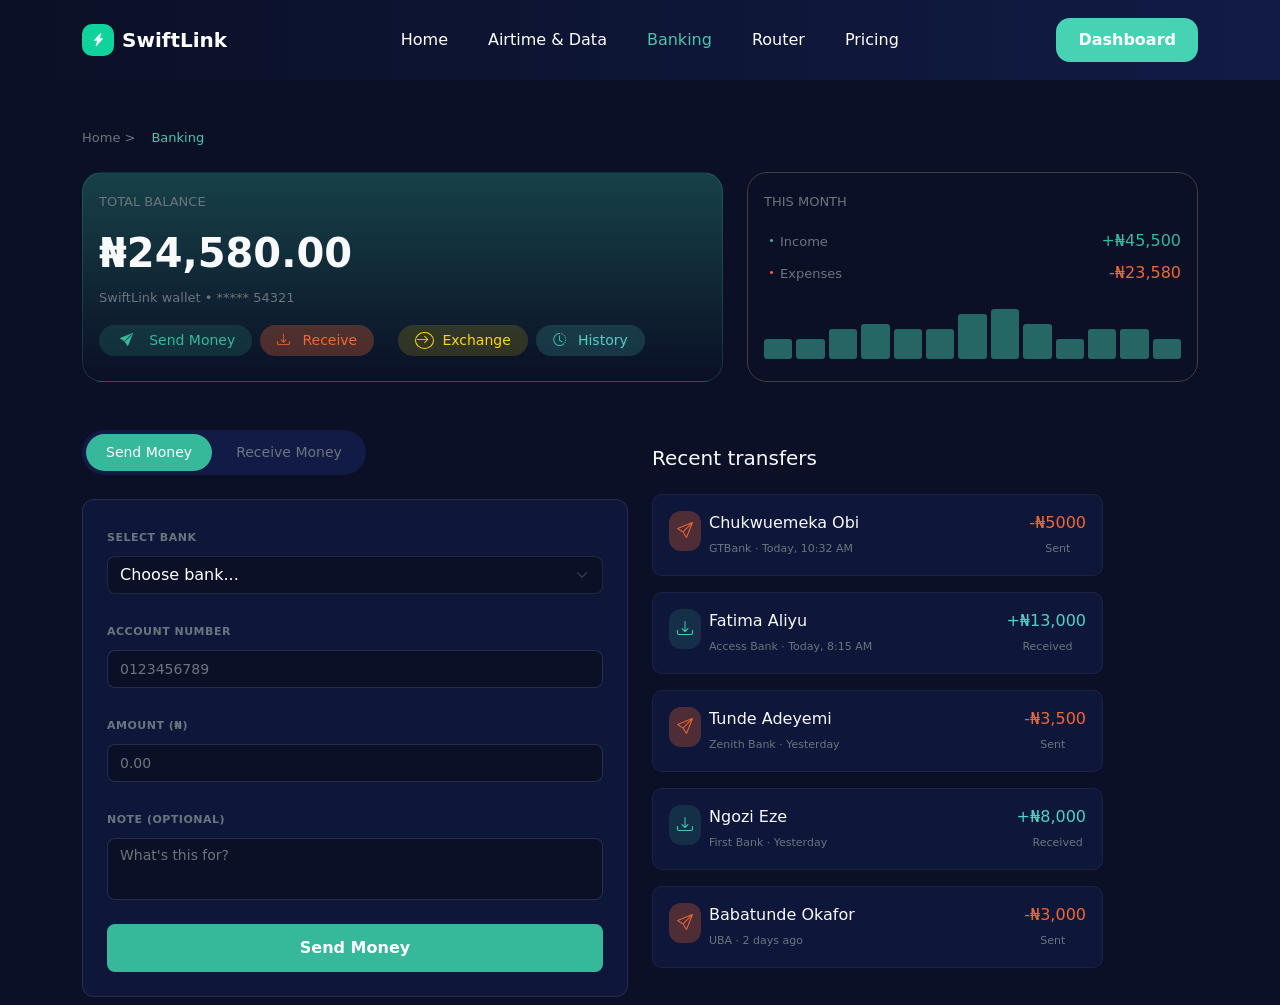
<file: banking.html>
<!doctype html>
<html lang="en">
  <head>
    <meta charset="UTF-8" />
    <meta name="viewport" content="width=device-width, initial-scale=1.0" />

    <!-- Bootstrap -->
    <link
      href="https://cdn.jsdelivr.net/npm/bootstrap@5.3.3/dist/css/bootstrap.min.css"
      rel="stylesheet"
    />
    

    <link rel="shortcut icon" href="image/file_00000000f730720ab4262de3e27798d8-removebg-preview.png" type="image/x-icon">
    <link
      rel="stylesheet"
      href="https://cdn.jsdelivr.net/npm/bootstrap-icons@1.13.1/font/bootstrap-icons.min.css"
    />
    <link rel="stylesheet" href="banking.css" />

    <title>SwiftLink</title>
  </head>
  <body>
    <nav class="navbar navbar-expand-lg fixed-top custom-navbar">
      <div class="container ">
        <!-- Logo -->
        <a class="navbar-brand d-flex align-items-center gap-2" href="#">
          <!-- <img
            src="image/file_00000000f730720ab4262de3e27798d8-removebg-preview.png"
            class="logo"
            alt=""
          /> -->
          <div class="brand-icon">
      <i class="bi bi-lightning-charge-fill"></i>
    </div>
          <span class="text-white fw-bold">SwiftLink</span>
        </a>

        <!-- Hamburger -->
        <button
          class="navbar-toggler text-light"
          type="button"
          data-bs-toggle="collapse"
          data-bs-target="#navbarContent"
        >
          <span class="navbar-toggler-icon"></span>
        </button>

        <!-- Navbar Content -->
        <div class="collapse navbar-collapse" id="navbarContent">
          <!-- Center Links -->
          <ul class="navbar-nav mx-auto gap-lg-4">
            <li class="nav-item">
              <a class="nav-link text-info" href="index.html">Home</a>
            </li>

            <li class="nav-item">
              <a class="nav-link " href="airtime&data.html">Airtime & Data</a>
            </li>

            <li class="nav-item">
              <a class="nav-link data" href="banking.html">Banking</a>
            </li>

            <li class="nav-item">
              <a class="nav-link" href="router.html">Router</a>
            </li>

            <li class="nav-item">
              <a class="nav-link" href="pricing.html">Pricing</a>
            </li>
          </ul>

          <!-- Right Buttons -->
          <div class="d-flex align-items-center gap-3">
            

            <a href="#sidebar" class="start-btn text-decoration-none d-block" data-bs-toggle="offcanvas" role="button" aria-controls="sidebar" >Dashboard</a>
          </div>
        </div>
      </div>
    </nav>

    <section class="p-2">
       <div class="d-flex container">
            <a href="index.html" class="text-decoration-none text-secondary fw-medium ab me-3">Home    ></a>
            <a href="#" class="data text-decoration-none fw-medium ab">Banking</a>
        </div>


        <div class="container">


          <div class="row">


            <div class="col-12 col-lg-7">

              <div class="p-3 bank mt-4" style="height: 210px;">
                <span class="text-secondary ab">TOTAL BALANCE</span>

                <h1 class="display-6 h1 text-light mt-3">₦24,580.00</h1>
                <span class="text-secondary ab">SwiftLink wallet • ***** 54321</span>

                <div class="d-block d-md-block block d-lg-flex mt-3 gap-3"> 

                  <div class="d-flex mb-2 mb-lg-0">
                  <button class="btn btn-sm me-2 btn1 rounded-pill px-3  py-1 fw-medium">
                    <i class="bi bi-send-fill send  me-2 p-1"> </i>Send Money
                  </button>

                 <button class="btn btn-sm me-2 btn2 rounded-pill px-3  py-1 fw-medium">
                    <i class="bi bi-download down   me-2 "> </i>Receive 
                  </button>
                  </div>



                  <div class="d-flex ">
                 <button class="btn btn-sm me-2 btn3 rounded-pill px-3  py-1 fw-medium ">
                    <i class="bi bi-arrow-right  me-2  exchange "> </i>Exchange
                  </button>

                  <button class="btn btn-sm me-2 btn4 rounded-pill px-3  py-1 fw-medium ">
                    <i class="bi bi-clock-history his  me-2  "> </i>History
                  </button>
                  </div>


                </div>
                
              </div>

            </div>

            <div class="col-12 col-lg-5">

              <div class="p-3 mt-4 bank2 " style="height: 210px;">
                <div>
                  <span class="ab text-secondary">THIS MONTH</span>
                </div>
                <div class="d-flex justify-content-between mb-2 mt-3">
                <span class=" text-secondary ab "><i class="bi bi-dot dot fs-6 mt-2"></i>Income</span>
                <span class="dot fw-medium">+₦45,500</span>
                </div>

                <div class="d-flex justify-content-between">
                <span class=" text-secondary ab "><i class="bi bi-dot red fs-6 mt-2"></i>Expenses</span>
                <span class="dot fw-medium red">-₦23,580</span>
                </div>


                <div class="d-flex align-items-end gap-1 mt-4">
          <div class="bar small"></div>
          <div class="bar small"></div>
          <div class="bar"></div>
          <div class="bar medium"></div>
          <div class="bar"></div>
          <div class="bar"></div>
          <div class="bar tall"></div>
          <div class="bar taller"></div>
          <div class="bar medium"></div>
          <div class="bar small"></div>
          <div class="bar"></div>
          <div class="bar "></div>
          <div class="bar small"></div>
        </div>
      </div>

              </div>

            </div>


            <div class="row mt-5">

              <div class="col-12 col-lg-6 col-md-12">

                <!-- Send/Receive Toggle -->
<div class="toggle-wrapper d-flex gap-1 p-1 mb-4">
  <button type="button" class="toggle-tab active" id="sendTab">Send Money</button>
  <button type="button" class="toggle-tab" id="receiveTab">Receive Money</button>
</div>

<!-- Form -->
<div class="banking-form p-4">

  <!-- Select Bank -->
  <small class="form-label-text">SELECT BANK</small>
  <select class="form-select bank-input mt-2 mb-4">
    <option selected disabled>Choose bank...</option>
    <option>Access Bank</option>
    <option>GTBank</option>
    <option>First Bank</option>
    <option>Zenith Bank</option>
    <option>UBA</option>
    <option>Sterling Bank</option>
    <option>Kuda Bank</option>
    <option>Opay</option>
    <option>Moniepoint</option>
  </select>

  <!-- Account Number -->
  <small class="form-label-text">ACCOUNT NUMBER</small>
  <input type="number" class="form-control bank-input mt-2 mb-4" placeholder="0123456789">

  <!-- Amount -->
  <small class="form-label-text">AMOUNT (₦)</small>
  <input type="number" class="form-control bank-input mt-2 mb-4" placeholder="0.00">

  <!-- Note -->
  <small class="form-label-text">NOTE (OPTIONAL)</small>
  <textarea class="form-control bank-input mt-2 mb-4" rows="2" placeholder="What's this for?"></textarea>

  <!-- Submit -->
  <button type="submit" class="btn send-btn w-100">Send Money</button>

</div>


</div>

            <div class="col-12 col-lg-5 col-md-12">
                <h3 class="h5 text-light mb-4 mt-3">Recent transfers</h3>

                <div class="d-flex p-3 air mb-3">
                             <i class="bi bi-send send2 p-2 fs-6 align-self-start sim"></i>
                             <div class="me-auto ms-2">
                          <span class="text-light fw-medium"> Chukwuemeka Obi </span>  <br>
                          <small class="text-secondary small1">GTBank · Today, 10:32 AM</small>
                        </div>
                        

                        <div>
                          <span class="dark fw-medium">  -₦5000</span> <br>
                          <span class="ab  text-secondary ms-3 small1">Sent</span>
                        </div>
                

                </div>

                 <div class="d-flex p-3 air mb-3">
                             <i class="bi bi-download p-2 fs-6 align-self-start sim"></i>
                             <div class="me-auto ms-2">
                          <span class="text-light fw-medium"> Fatima Aliyu </span>  <br>
                          <small class="text-secondary small1">Access Bank · Today, 8:15 AM</small>
                        </div>
                        

                        <div>
                          <span class="light fw-medium">  +₦13,000</span> <br>
                          <span class="ab  text-secondary ms-3 small1">Received</span>
                        </div>
                

                </div>

                 <div class="d-flex p-3 air mb-3">
                             <i class="bi bi-send send2 p-2 fs-6 align-self-start sim"></i>
                             <div class="me-auto ms-2">
                          <span class="text-light fw-medium"> Tunde Adeyemi </span>  <br>
                          <small class="text-secondary small1">Zenith Bank · Yesterday</small>
                        </div>
                        

                        <div>
                          <span class="dark fw-medium">  -₦3,500</span> <br>
                          <span class="ab  text-secondary ms-3 small1">Sent</span>
                        </div>
                

                </div>

                 <div class="d-flex p-3 air mb-3 ">
                             <i class="bi bi-download p-2 fs-6 sim align-self-start"></i>
                             <div class="me-auto ms-2">
                          <span class="text-light fw-medium"> Ngozi Eze </span>  <br>
                          <small class="text-secondary small1">First Bank · Yesterday</small>
                        </div>
                        

                        <div>
                          <span class="light fw-medium"> +₦8,000</span> <br>
                          <span class="ab  text-secondary ms-3 small1">Received</span>
                        </div>

            
                        </div>

                        <div class="d-flex p-3 air mb-3 ">
                             <i class="bi bi-send send2 p-2 fs-6 sim align-self-start"></i>
                             <div class="me-auto ms-2">
                          <span class="text-light fw-medium"> Babatunde Okafor </span>  <br>
                          <small class="text-secondary small1">UBA · 2 days ago</small>
                        </div>
                        

                        <div>
                          <span class="dark fw-medium">  -₦3,000</span> <br>
                          <span class="ab  text-secondary ms-3 small1">Sent</span>
                        </div>

            
                        </div>


                        

                        

            </div>
                    
                </div>



            </div>

          </div>

    </section>



    <div class="offcanvas offcanvas-end " tabindex="1" id="sidebar" aria-labelledby="sidebar-label">
  
  <div class=" ">
  <div class="offcanvas-header  ">
     <a class="navbar-brand d-flex align-items-center gap-2 offcanvas-title " id="sidebar-label" href="#">
          <!-- <img
            src="image/file_00000000f730720ab4262de3e27798d8-removebg-preview.png"
            class="logo"
            alt=""
          /> -->
          <div class="brand-icon">
      <i class="bi bi-lightning-charge-fill"></i>
    </div>
          <span class="text-white fw-bold ">SwiftLink</span>
        </a> 
    <button type="button" class="btn-close " data-bs-dismiss="offcanvas" aria-label="Close">
       <i class="bi bi-x-lg text-light fs-5 "></i>
    </button>

  
  </div>    
  

   <div class="offcanvas-body">

    
    
    <div class="container d-flex justify-content-between">
  <i class="bi bi-c-circle-fill fs-1 icon" ></i>

  <div class=" ms-2 mt-lg-2 me-auto">
  
  <span class="text-light fw-medium fs-6  ">  Chinedu A.</span> <br>
  <small class="text-secondary small1">chinedu117@gmail.com</small>
  </div>
   <span class="badge  px-2 py-1 align-self-start mt-2">success</span>
</div>

<div class="border border-2 p-3 py-3 container vudu mt-4 bb mb-4" style="background-color: #111b4580;">
        <div class="d-flex justify-content-between">
          <small class="text-secondary">WALLET BALANCE</small>
        
        </div>
        <h1 class=" mt-3 h3 text-light">₦29,104.00</h1>
      

        <div class="d-flex mt-4">
          <a href="" class="btn btn11 fw-medium text-light me-2 align-self-start ">+ Fund wallet</a>
          <a href="" class="btn fw-medium text-light trans ">
            <i class="bi bi-send-fill text-light fs-6 me-2"> </i>Transfer</a>
        </div>
        
      </div>

      </div>
      </div>
      

      <div class="  container scroll overflow-y-scroll">
        <span class="text-secondary fs-6 menu d-block mt-2">MENU</span>
        <ul class="list-unstyled ul p-3 ">

          <li class="mb-2">
              <a href="dash.html" class="text-decoration-none linkk fw-medium">
                <i class="bi bi-speedometer2  me-2 fs-6"></i>
                Dashboard
              </a>
          </li>

          <li class="mb-2">
              <a href="dash-airtime&data.html" class="text-decoration-none fw-medium ">
                <i class="bi bi-sim-fill me-2   fs-6 "></i>
                Airtime & Data
              </a>

            
          </li>
          <li class="mb-2">
              <a href="dash-banking.html" class="text-decoration-none fw-medium ">
                <i class="bi bi-bank2 me-2 fs-6"></i>
                Banking
            
          </li>
          <li class="mb-2">
              <a href="dash-router.html" class="text-decoration-none fw-medium ">
                <i class="bi bi-router-fill me-2 fs-6"></i>
                Router Management
              </a>  
           
          </li>
          <li class="mb-2">
              <a href="dash-transactions.html" class="text-decoration-none fw-medium ">
                <i class="bi bi-arrow-left-right fs-6 me-2"></i>
                Transactions
            
          </li>
          <li>
              <a href="dash-wallet.html" class="text-decoration-none fw-medium ">
                <i class="bi bi-wallet fs-6 me-2"></i>
                Wallet
              </a>
          </li>
        
        </ul>

         <span class="text-secondary fs-6">ACCOUNT</span>
         <ul class="list-unstyled ul p-3">


          <li>
             <a href="dash-settings.html" class="text-decoration-none fw-medium ">
                <i class="bi bi-gear me-2 fs-6"></i>
                Settings
              </a>  
           
          </li>
          <li>

             <a href="#" class="text-decoration-none fw-medium  ">
                <i class="bi bi-headset me-2 fs-6"></i>
                Support
              </a>  
           
          </li>
         </ul>

      </div>

      <div class="">
        <ul class="ul list-unstyled p-3 signout">
          <a href="index.html" class="text-decoration-none fw-medium  ">
                <i class="bi bi-box-arrow-left me-2 fs-6 text-danger"></i>
                Sign out
              </a>  

        </ul>
      </div>
  
</div>

      <script src="https://cdn.jsdelivr.net/npm/bootstrap@5.3.3/dist/js/bootstrap.bundle.min.js"></script>
  </body>
</html>
</file>
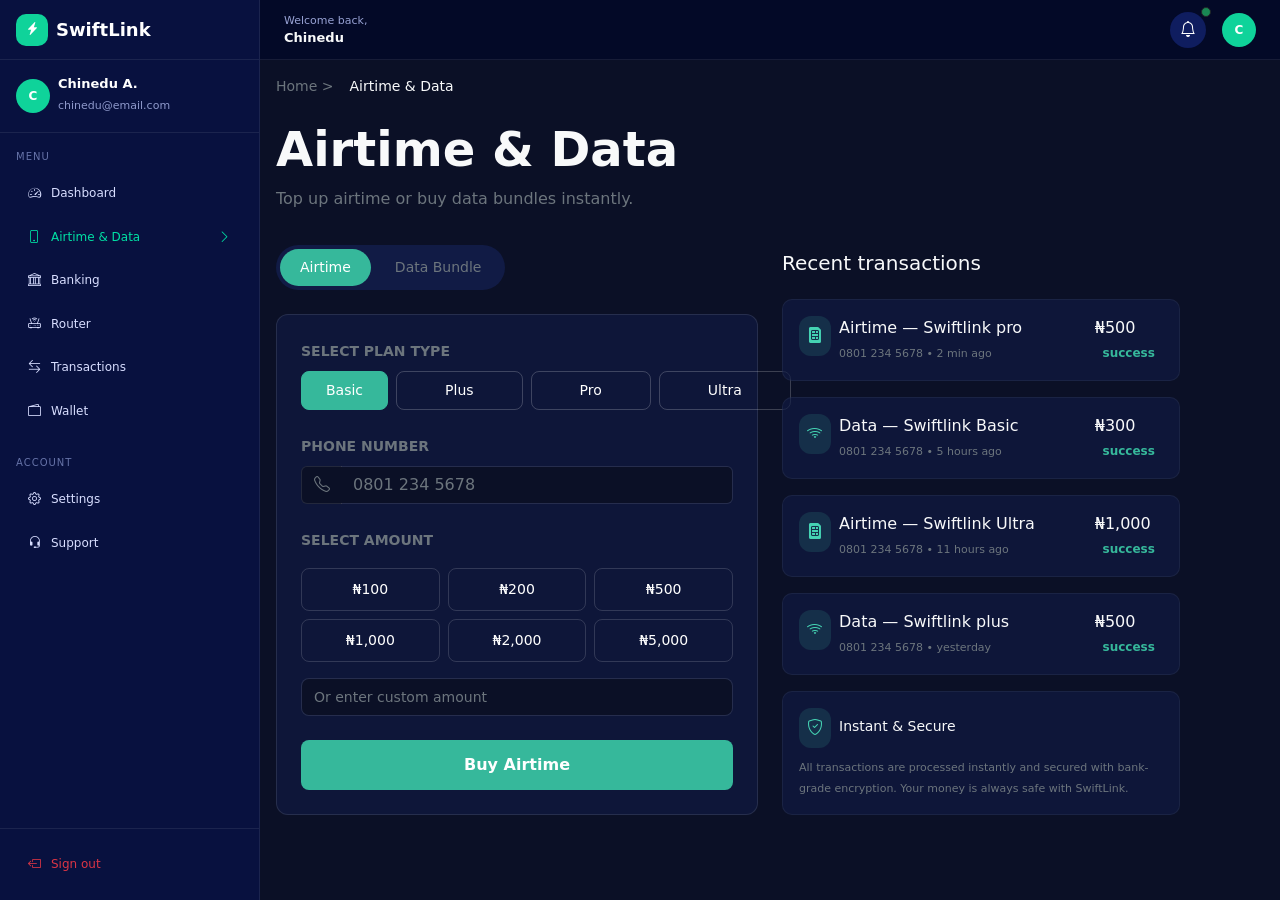
<file: dash-airtime&data.html>
<!DOCTYPE html>
<html lang="en">
<head>
  <meta charset="UTF-8" />
  <meta name="viewport" content="width=device-width, initial-scale=1.0"/>

  <title>SwiftLink Dashboard</title>

  <!-- Bootstrap CSS -->
  <link
    href="https://cdn.jsdelivr.net/npm/bootstrap@5.3.3/dist/css/bootstrap.min.css"
    rel="stylesheet"
  />

  <!-- Bootstrap Icons -->
  <link
    rel="stylesheet"
    href="https://cdn.jsdelivr.net/npm/bootstrap-icons@1.11.3/font/bootstrap-icons.min.css"
  />

  <!-- External CSS -->
  <link rel="stylesheet" href="dash-airtime&data.css" />
</head>
<body>
    <!-- =========================
     DESKTOP SIDEBAR
========================= -->

<aside class="sidebar sidebar-lg-fixed d-none d-lg-flex flex-column">

  <!-- Logo -->
  <div class="logo d-flex align-items-center px-3 gap-2">

    <div class="brand-icon">
      <i class="bi bi-lightning-charge-fill"></i>
    </div>

    <h5 class="brand-text mb-0 fw-bold">
      SwiftLink
    </h5>

  </div>

  <!-- User -->
  <div class="user-box d-flex align-items-center gap-2">

    <div class="avatar">
      C
    </div>

    <div>
      <h6 class="user-name mb-0">
        Chinedu A.
      </h6>

      <small class="user-email">
        chinedu@email.com
      </small>
    </div>

  </div>

  <!-- Sidebar Menu -->
  <div class="p-3 flex-grow-1 overflow-y-scroll">

    <p class="menu-title">
      MENU
    </p>

    <ul class="list-unstyled sidebar-menu">

      <li>
        <a href="dash.html" class="nav-link-custom ">

          <div class="left">
            <i class="bi bi-speedometer2"></i>
            Dashboard
          </div>

         

        </a>
      </li>

      <li>
        <a href="dash-airtime&data.html" class="nav-link-custom active">

          <div class="left">
            <i class="bi bi-phone"></i>
            Airtime & Data
          </div>
           <i class="bi bi-chevron-right"></i>

        </a>
      </li>

      <li>
        <a href="dash-banking.html" class="nav-link-custom">

          <div class="left">
            <i class="bi bi-bank"></i>
            Banking
          </div>

        </a>
      </li>

      <li>
        <a href="dash-router.html" class="nav-link-custom">

          <div class="left">
            <i class="bi bi-router"></i>
            Router
          </div>

        </a>
      </li>

      <li>
        <a href="dash-transactions.html" class="nav-link-custom">

          <div class="left">
            <i class="bi bi-arrow-left-right"></i>
            Transactions
          </div>

        </a>
      </li>

      <li>
        <a href="dash-wallet.html" class="nav-link-custom">

          <div class="left">
            <i class="bi bi-wallet2"></i>
            Wallet
          </div>

        </a>
      </li>

    </ul>

    <!-- ACCOUNT -->
    <div class="mt-4">

      <p class="menu-title">
        ACCOUNT
      </p>

      <ul class="list-unstyled sidebar-menu">

        <li>
          <a href="dash-settings.html" class="nav-link-custom">

            <div class="left">
              <i class="bi bi-gear"></i>
              Settings
            </div>

          </a>
        </li>

        <li>
          <a href="#" class="nav-link-custom">

            <div class="left">
              <i class="bi bi-headset"></i>
              Support
            </div>

          </a>
        </li>

      </ul>

    </div>

  </div>

  <!-- Logout -->
  <div class="logout p-3">

    <a href="index.html" class="nav-link-custom text-danger mb-0">

      <div class="left">
        <i class="bi bi-box-arrow-left"></i>
        Sign out
      </div>

    </a>

  </div>

</aside>

<!-- =========================
     MOBILE OFFCANVAS
========================= -->

<div
  class="offcanvas offcanvas-start d-lg-none"
  tabindex="-1"
  id="mobileSidebar"
>

  <div class="offcanvas-header">

    <div class="d-flex align-items-center gap-2">

      <div class="brand-icon">
        <i class="bi bi-lightning-charge-fill"></i>
      </div>

      <h5 class="brand-text mb-0 fw-bold">
        SwiftLink
      </h5>

    </div>

    <button
      type="button"
      class="btn-close btn-close-white"
      data-bs-dismiss="offcanvas"
    ></button>

  </div>

  <div class="offcanvas-body p-0">

    <!-- User -->
    <div class="user-box d-flex align-items-center gap-2">

      <div class="avatar">
        C
      </div>

      <div>
        <h6 class="user-name mb-0">
          Chinedu A.
        </h6>

        <small class="user-email">
          chinedu@email.com
        </small>
      </div>

    </div>

    <!-- Menu -->
    <div class="p-3">

      <p class="menu-title">
        MENU
      </p>

      <ul class="list-unstyled sidebar-menu">

        <li>
          <a href="dash.html" class="nav-link-custom  ">

            <div class="left">
              <i class="bi bi-speedometer2"></i>
              Dashboard
            </div>

           

          </a>
        </li>

        <li>
          <a href="dash-airtime&data.html" class="nav-link-custom active">

            <div class="left">
              <i class="bi bi-phone"></i>
              Airtime & Data
            </div>
             <i class="bi bi-chevron-right"></i>

          </a>
        </li>

        <li>
          <a href="dash-banking.html" class="nav-link-custom">

            <div class="left">
              <i class="bi bi-bank"></i>
              Banking
            </div>

          </a>
        </li>

        <li>
          <a href="dash-router.html" class="nav-link-custom">

            <div class="left">
              <i class="bi bi-router"></i>
              Router
            </div>

          </a>
        </li>

        <li>
          <a href="dash-transactions.html" class="nav-link-custom">

            <div class="left">
              <i class="bi bi-arrow-left-right"></i>
              Transactions
            </div>

          </a>
        </li>

        <li>
          <a href="dash-wallet.html" class="nav-link-custom">

            <div class="left">
              <i class="bi bi-wallet2"></i>
              Wallet
            </div>

          </a>
        </li>

      </ul>

      
    <!-- ACCOUNT -->
    <div class="mt-4">

      <p class="menu-title">
        ACCOUNT
      </p>

      <ul class="list-unstyled sidebar-menu">

        <li>
          <a href="dash-settings.html" class="nav-link-custom">

            <div class="left">
              <i class="bi bi-gear"></i>
              Settings
            </div>

          </a>
        </li>

        <li>
          <a href="#" class="nav-link-custom">

            <div class="left">
              <i class="bi bi-headset"></i>
              Support
            </div>

          </a>
        </li>

      </ul>

    </div>

    </div>
    <div class="logout p-3">

    <a href="index.html" class="nav-link-custom text-danger mb-0">

      <div class="left">
        <i class="bi bi-box-arrow-left"></i>
        Sign out
      </div>

    </a>

  </div>

  </div>

</div>


  <!-- =========================
       MAIN CONTENT
  ========================== -->

  <main class="main-content">

    <!-- TOPBAR -->
    <div class="topbar d-flex align-items-center justify-content-between px-3 px-lg-4">

      <div class="d-flex align-items-center gap-3">

        <!-- Mobile Toggle -->
        <button
          class="mobile-toggle d-lg-none"
          data-bs-toggle="offcanvas"
          data-bs-target="#mobileSidebar"
        >
          <i class="bi bi-list"></i>
        </button>

        <div>
          <p class="welcome-text mb-0">
            Welcome back,
          </p>

          <h6 class="welcome-name mb-0 text-light">
        Chinedu
          </h6>
        </div>

      </div>

      <div class="d-flex align-items-center gap-3">

        <button class="icon-btn position-relative">

          <i class="bi bi-bell"></i>

          <span
            class="position-absolute top-0 start-100 translate-middle p-1 bg-success border border-dark rounded-circle"
          ></span>

        </button>

        <div class="avatar">
          C
        </div>

      </div>

    </div>

      <section class="container p-3">
        <div class="d-flex ">
            <a href="index.html" class="text-decoration-none text-secondary fw-medium ab me-3">Home    ></a>
            <a href="#" class="data text-decoration-none fw-medium ab text-light">Airtime & Data</a>
        </div>

        <div>
            <h1 class="display-5 h1 text-light mt-4 mb-2">Airtime & Data</h1>
            <p class="text-secondary">Top up airtime or buy data bundles instantly.</p>

        </div>

        <div class="row mt-4 align-items-end">

            <div class="col-12 col-lg-6">

                <div class="toggle-wrapper d-flex gap-1 p-1 mb-4">
  <button type="button" class="toggle-tab active" id="airtimeTab">Airtime</button>
  <button type="button" class="toggle-tab" id="dataTab">Data Bundle</button>
</div>

                <div class="airtime-form p-4">
  
  <!-- Plan Type -->
  <small class="text-secondary fw-bold">SELECT PLAN TYPE</small>
  <div class="d-flex gap-2 mt-2 mb-4" id="planBtns">
    <button type="button" class="plan-btn px-3 px-lg-4 p active">Basic</button>
    <button type="button" class="plan-btn px-3 px-lg-5">Plus</button>
    <button type="button" class="plan-btn px-3 px-lg-5">Pro</button>
    <button type="button" class="plan-btn px-3 px-lg-5">Ultra</button>
  </div>

  <!-- Phone Number -->
  <small class="text-secondary fw-bold">PHONE NUMBER</small>
  <div class="input-group mt-2 mb-4">
    <span class="input-group-text phone-icon"><i class="bi bi-telephone"></i></span>
    <input type="tel" class="form-control phone-input" placeholder="0801 234 5678">
  </div>

  <!-- Select Amount -->
  <small class="text-secondary fw-bold">SELECT AMOUNT</small>
  <div class="row g-2 mt-2 mb-3" id="amountBtns">
    <div class="col-4"><button type="button" class="amount-btn w-100">₦100</button></div>
    <div class="col-4"><button type="button" class="amount-btn w-100">₦200</button></div>
    <div class="col-4"><button type="button" class="amount-btn w-100">₦500</button></div>
    <div class="col-4"><button type="button" class="amount-btn w-100">₦1,000</button></div>
    <div class="col-4"><button type="button" class="amount-btn w-100">₦2,000</button></div>
    <div class="col-4"><button type="button" class="amount-btn w-100">₦5,000</button></div>
  </div>

  <!-- Custom Amount -->
  <input type="number" class="form-control custom-input mb-4" placeholder="Or enter custom amount">

  <!-- Submit -->
  <button type="submit" class="btn buy-btn w-100">Buy Airtime</button>

</div>

            </div>


            <div class="col-12 col-lg-5">
                <h3 class="h5 text-light mb-4 mt-3">Recent transactions</h3>

                <div class="d-flex p-3 air mb-3">
                             <i class="bi bi-sim-fill p-2 fs-6 align-self-start sim"></i>
                             <div class="me-auto ms-2">
                          <span class="text-light fw-medium"> Airtime — Swiftlink pro </span>  <br>
                          <small class="text-secondary small1">0801 234 5678 • 2 min ago</small>
                        </div>
                        

                        <div>
                          <span class="text-light fw-medium">  ₦500</span> <br>
                          <span class="badge">success</span>
                        </div>
                

                </div>

                 <div class="d-flex p-3 air mb-3">
                             <i class="bi bi-wifi p-2 fs-6 align-self-start sim"></i>
                             <div class="me-auto ms-2">
                          <span class="text-light fw-medium"> Data — Swiftlink Basic </span>  <br>
                          <small class="text-secondary small1">0801 234 5678 • 5 hours ago</small>
                        </div>
                        

                        <div>
                          <span class="text-light fw-medium">  ₦300</span> <br>
                          <span class="badge">success</span>
                        </div>
                

                </div>

                 <div class="d-flex p-3 air mb-3">
                             <i class="bi bi-sim-fill p-2 fs-6 align-self-start sim"></i>
                             <div class="me-auto ms-2">
                          <span class="text-light fw-medium"> Airtime — Swiftlink Ultra </span>  <br>
                          <small class="text-secondary small1">0801 234 5678 • 11 hours ago</small>
                        </div>
                        

                        <div>
                          <span class="text-light fw-medium">  ₦1,000</span> <br>
                          <span class="badge">success</span>
                        </div>
                

                </div>

                 <div class="d-flex p-3 air mb-3 ">
                             <i class="bi bi-wifi p-2 fs-6 sim align-self-start"></i>
                             <div class="me-auto ms-2">
                          <span class="text-light fw-medium"> Data — Swiftlink plus </span>  <br>
                          <small class="text-secondary small1">0801 234 5678 • yesterday</small>
                        </div>
                        

                        <div>
                          <span class="text-light fw-medium">  ₦500</span> <br>
                          <span class="badge">success</span>
                        </div>

            
                        </div>
<div class="p-3 ab air">
                         <div class="d-flex  mb-2 ">
                             <i class="bi bi-shield-check p-2 fs-6 sim align-self-start"></i>
                             <div class="me-auto ms-2">
                        <span class="text-light d-block fw-medium mt-2"> Instant & Secure </span>
                          
                        </div>
                         </div>
                        

                        <div>
                          <span class="text-secondary small1">All transactions are processed instantly and secured with bank-grade encryption. Your money is always safe with SwiftLink.</span>
                        </div>

            </div>
                    
                </div>

            </div>
        </div>

    </section>

  </main>












     <!-- Bootstrap JS -->
  <script src="https://cdn.jsdelivr.net/npm/bootstrap@5.3.3/dist/js/bootstrap.bundle.min.js"></script>

</body>
</html>
</file>
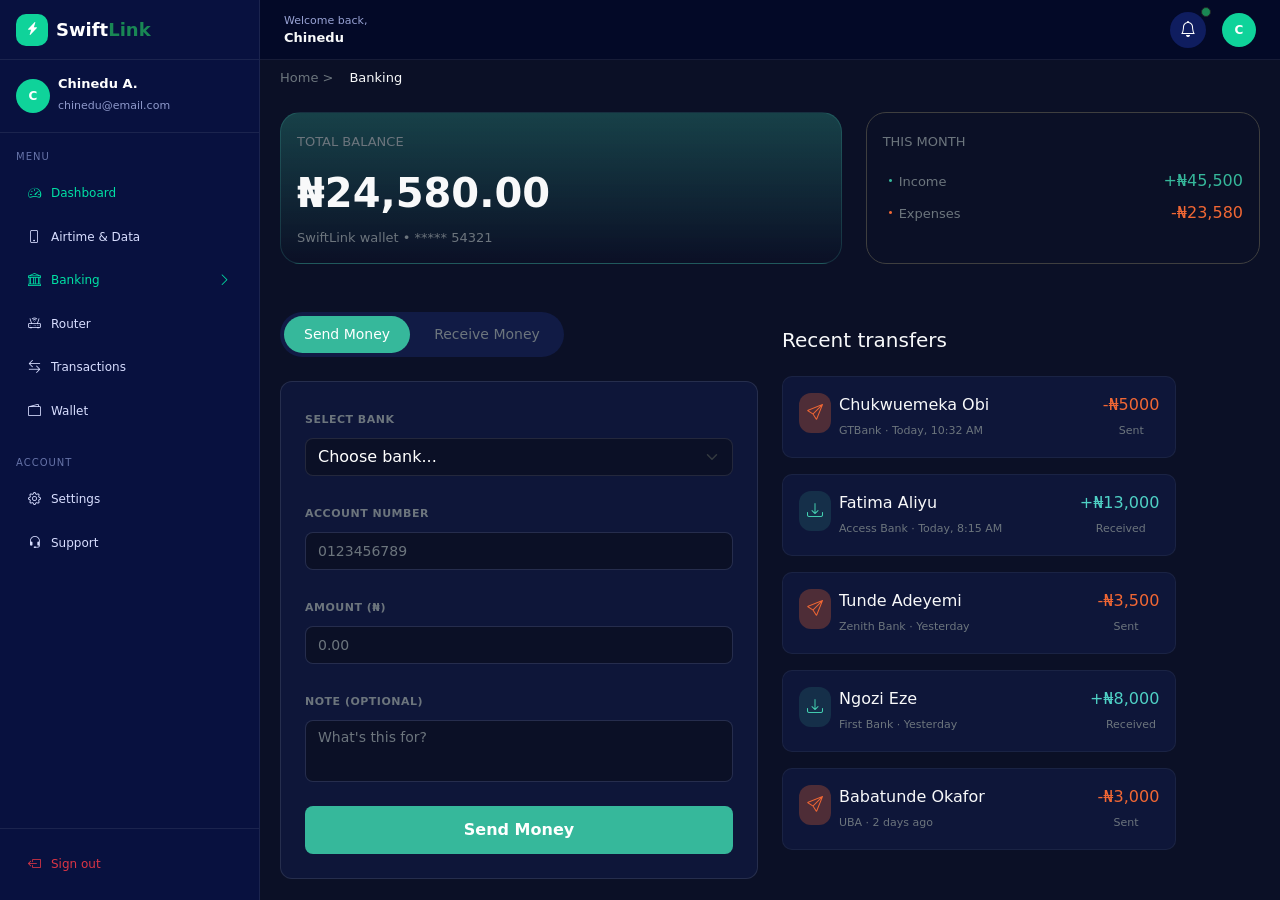
<file: dash-banking.html>
<!DOCTYPE html>
<html lang="en">
<head>
  <meta charset="UTF-8" />
  <meta name="viewport" content="width=device-width, initial-scale=1.0"/>

  <title>SwiftLink Dashboard</title>

  <!-- Bootstrap CSS -->
  <link
    href="https://cdn.jsdelivr.net/npm/bootstrap@5.3.3/dist/css/bootstrap.min.css"
    rel="stylesheet"
  />

  <!-- Bootstrap Icons -->
  <link
    rel="stylesheet"
    href="https://cdn.jsdelivr.net/npm/bootstrap-icons@1.11.3/font/bootstrap-icons.min.css"
  />

  <!-- External CSS -->
  <link rel="stylesheet" href="dash-banking.css" />
</head>
<body>
    <!-- =========================
     DESKTOP SIDEBAR
========================= -->

<aside class="sidebar sidebar-lg-fixed d-none d-lg-flex flex-column">

  <!-- Logo -->
  <div class="logo d-flex align-items-center px-3 gap-2">

    <div class="brand-icon">
      <i class="bi bi-lightning-charge-fill"></i>
    </div>

    <h5 class="brand-text mb-0 fw-bold">
      Swift<span class="text-success">Link</span>
    </h5>

  </div>

  <!-- User -->
  <div class="user-box d-flex align-items-center gap-2">

    <div class="avatar">
      C
    </div>

    <div>
      <h6 class="user-name mb-0">
        Chinedu A.
      </h6>

      <small class="user-email">
        chinedu@email.com
      </small>
    </div>

  </div>

  <!-- Sidebar Menu -->
  <div class="p-3 flex-grow-1 overflow-y-scroll">

    <p class="menu-title">
      MENU
    </p>

    <ul class="list-unstyled sidebar-menu">

      <li>
        <a href="dash.html" class="nav-link-custom active">

          <div class="left">
            <i class="bi bi-speedometer2"></i>
            Dashboard
          </div>



        </a>
      </li>

      <li>
        <a href="dash-airtime&data.html" class="nav-link-custom">

          <div class="left">
            <i class="bi bi-phone"></i>
            Airtime & Data
          </div>

        </a>
      </li>

      <li>
        <a href="dash-banking.html" class="nav-link-custom active">

          <div class="left">
            <i class="bi bi-bank"></i>
            Banking
          </div>
                    <i class="bi bi-chevron-right"></i>

        </a>
      </li>

      <li>
        <a href="dash-router.html" class="nav-link-custom">

          <div class="left">
            <i class="bi bi-router"></i>
            Router
          </div>

        </a>
      </li>

      <li>
        <a href="dash-transactions.html" class="nav-link-custom">

          <div class="left">
            <i class="bi bi-arrow-left-right"></i>
            Transactions
          </div>

        </a>
      </li>

      <li>
        <a href="dash-wallet.html" class="nav-link-custom">

          <div class="left">
            <i class="bi bi-wallet2"></i>
            Wallet
          </div>

        </a>
      </li>

    </ul>

    <!-- ACCOUNT -->
    <div class="mt-4">

      <p class="menu-title">
        ACCOUNT
      </p>

      <ul class="list-unstyled sidebar-menu">

        <li>
          <a href="dash-settings.html" class="nav-link-custom">

            <div class="left">
              <i class="bi bi-gear"></i>
              Settings
            </div>

          </a>
        </li>

        <li>
          <a href="#" class="nav-link-custom">

            <div class="left">
              <i class="bi bi-headset"></i>
              Support
            </div>

          </a>
        </li>

      </ul>

    </div>

  </div>

  <!-- Logout -->
  <div class="logout p-3">

    <a href="index.html" class="nav-link-custom text-danger mb-0">

      <div class="left">
        <i class="bi bi-box-arrow-left"></i>
        Sign out
      </div>

    </a>

  </div>

</aside>

<!-- =========================
     MOBILE OFFCANVAS
========================= -->

<div
  class="offcanvas offcanvas-start d-lg-none"
  tabindex="-1"
  id="mobileSidebar"
>

  <div class="offcanvas-header">

    <div class="d-flex align-items-center gap-2">

      <div class="brand-icon">
        <i class="bi bi-lightning-charge-fill"></i>
      </div>

      <h5 class="brand-text mb-0 fw-bold">
        Swift<span class="text-success">Link</span>
      </h5>

    </div>

    <button
      type="button"
      class="btn-close btn-close-white"
      data-bs-dismiss="offcanvas"
    ></button>

  </div>

  <div class="offcanvas-body p-0">

    <!-- User -->
    <div class="user-box d-flex align-items-center gap-2">

      <div class="avatar">
        C
      </div>

      <div>
        <h6 class="user-name mb-0">
          Chinedu A.
        </h6>

        <small class="user-email">
          chinedu@email.com
        </small>
      </div>

    </div>

    <!-- Menu -->
    <div class="p-3">

      <p class="menu-title">
        MENU
      </p>

      <ul class="list-unstyled sidebar-menu">

        <li>
          <a href="dash.html" class="nav-link-custom  ">

            <div class="left">
              <i class="bi bi-speedometer2"></i>
              Dashboard
            </div>

           

          </a>
        </li>

        <li>
          <a href="dash-airtime&data.html" class="nav-link-custom">

            <div class="left">
              <i class="bi bi-phone"></i>
              Airtime & Data
            </div>

          </a>
        </li>

        <li>
          <a href="dash-banking.html" class="nav-link-custom active">

            <div class="left">
              <i class="bi bi-bank"></i>
              Banking
            </div>
 <i class="bi bi-chevron-right"></i>
          </a>
        </li>

        <li>
          <a href="router.html" class="nav-link-custom">

            <div class="left">
              <i class="bi bi-router"></i>
              Router
            </div>

          </a>
        </li>

        <li>
          <a href="dash-transactions.html" class="nav-link-custom">

            <div class="left">
              <i class="bi bi-arrow-left-right"></i>
              Transactions
            </div>

          </a>
        </li>

        <li>
          <a href="dash-wallet.html" class="nav-link-custom">

            <div class="left">
              <i class="bi bi-wallet2"></i>
              Wallet
            </div>

          </a>
        </li>

      </ul>

      
    <!-- ACCOUNT -->
    <div class="mt-4">

      <p class="menu-title">
        ACCOUNT
      </p>

      <ul class="list-unstyled sidebar-menu">

        <li>
          <a href="dash-settings.html" class="nav-link-custom">

            <div class="left">
              <i class="bi bi-gear"></i>
              Settings
            </div>

          </a>
        </li>

        <li>
          <a href="#" class="nav-link-custom">

            <div class="left">
              <i class="bi bi-headset"></i>
              Support
            </div>

          </a>
        </li>

      </ul>

    </div>

    </div>

    <div class="logout p-3">

    <a href="index.html" class="nav-link-custom text-danger mb-0">

      <div class="left">
        <i class="bi bi-box-arrow-left"></i>
        Sign out
      </div>

    </a>

  </div>

  </div>

</div>


  <!-- =========================
       MAIN CONTENT
  ========================== -->

  <main class="main-content">

    <!-- TOPBAR -->
    <div class="topbar d-flex align-items-center justify-content-between px-3 px-lg-4">

      <div class="d-flex align-items-center gap-3">

        <!-- Mobile Toggle -->
        <button
          class="mobile-toggle d-lg-none"
          data-bs-toggle="offcanvas"
          data-bs-target="#mobileSidebar"
        >
          <i class="bi bi-list"></i>
        </button>

        <div>
          <p class="welcome-text mb-0">
            Welcome back,
          </p>

          <h6 class="welcome-name mb-0 text-light">
        Chinedu
          </h6>
        </div>

      </div>

      <div class="d-flex align-items-center gap-3">

        <button class="icon-btn position-relative">

          <i class="bi bi-bell"></i>

          <span
            class="position-absolute top-0 start-100 translate-middle p-1 bg-success border border-dark rounded-circle"
          ></span>

        </button>

        <div class="avatar">
          C
        </div>

      </div>

    </div>

    <section class="p-2">
       <div class="d-flex container">
            <a href="index.html" class="text-decoration-none text-secondary fw-medium ab me-3">Home    ></a>
            <a href="#" class="data text-decoration-none fw-medium ab text-light">Banking</a>
        </div>


        <div class="container">


          <div class="row">


            <div class="col-12 col-lg-7">

              <div class="p-3 bank mt-4" style="height: 152px;">
                <span class="text-secondary ab">TOTAL BALANCE</span>

                <h1 class="display-6 h1 text-light mt-3">₦24,580.00</h1>
                <span class="text-secondary ab">SwiftLink wallet • ***** 54321</span>

                <!-- <div class="d-block d-md-block block d-lg-flex mt-3 gap-3"> 

                  <div class="d-flex mb-2 mb-lg-0">
                  <button class="btn btn-sm me-2 btn1 rounded-pill px-3  py-1 fw-medium">
                    <i class="bi bi-send-fill send  me-2 p-1"> </i>Send Money
                  </button>

                 <button class="btn btn-sm me-2 btn2 rounded-pill px-3  py-1 fw-medium">
                    <i class="bi bi-download down   me-2 "> </i>Receive 
                  </button>
                  </div>



                  <div class="d-flex ">
                 <button class="btn btn-sm me-2 btn3 rounded-pill px-3  py-1 fw-medium ">
                    <i class="bi bi-arrow-right  me-2  exchange "> </i>Exchange
                  </button>

                  <button class="btn btn-sm me-2 btn4 rounded-pill px-3  py-1 fw-medium ">
                    <i class="bi bi-clock-history his  me-2  "> </i>History
                  </button>
                  </div>


                </div> -->
                
              </div>

            </div>

            <div class="col-12 col-lg-5">

              <div class="p-3 mt-4 bank2 " style="height: 152px;">
                <div>
                  <span class="ab text-secondary">THIS MONTH</span>
                </div>
                <div class="d-flex justify-content-between mb-2 mt-3">
                <span class=" text-secondary ab "><i class="bi bi-dot dot fs-6 mt-2"></i>Income</span>
                <span class="dot fw-medium">+₦45,500</span>
                </div>

                <div class="d-flex justify-content-between">
                <span class=" text-secondary ab "><i class="bi bi-dot red fs-6 mt-2"></i>Expenses</span>
                <span class="dot fw-medium red">-₦23,580</span>
                </div>


                <!-- <div class="d-flex align-items-end gap-1 mt-4">
          <div class="bar small"></div>
          <div class="bar small"></div>
          <div class="bar"></div>
          <div class="bar medium"></div>
          <div class="bar"></div>
          <div class="bar"></div>
          <div class="bar tall"></div>
          <div class="bar taller"></div>
          <div class="bar medium"></div>
          <div class="bar small"></div>
          <div class="bar"></div>
          <div class="bar "></div>
          <div class="bar small"></div>
        </div> -->
      </div>

              </div>

            </div>


            <div class="row mt-5">

              <div class="col-12 col-lg-6 col-md-12">

                <!-- Send/Receive Toggle -->
<div class="toggle-wrapper d-flex gap-1 p-1 mb-4">
  <button type="button" class="toggle-tab active" id="sendTab">Send Money</button>
  <button type="button" class="toggle-tab" id="receiveTab">Receive Money</button>
</div>

<!-- Form -->
<div class="banking-form p-4">

  <!-- Select Bank -->
  <small class="form-label-text">SELECT BANK</small>
  <select class="form-select bank-input mt-2 mb-4">
    <option selected disabled>Choose bank...</option>
    <option>Access Bank</option>
    <option>GTBank</option>
    <option>First Bank</option>
    <option>Zenith Bank</option>
    <option>UBA</option>
    <option>Sterling Bank</option>
    <option>Kuda Bank</option>
    <option>Opay</option>
    <option>Moniepoint</option>
  </select>

  <!-- Account Number -->
  <small class="form-label-text">ACCOUNT NUMBER</small>
  <input type="number" class="form-control bank-input mt-2 mb-4" placeholder="0123456789">

  <!-- Amount -->
  <small class="form-label-text">AMOUNT (₦)</small>
  <input type="number" class="form-control bank-input mt-2 mb-4" placeholder="0.00">

  <!-- Note -->
  <small class="form-label-text">NOTE (OPTIONAL)</small>
  <textarea class="form-control bank-input mt-2 mb-4" rows="2" placeholder="What's this for?"></textarea>

  <!-- Submit -->
  <button type="submit" class="btn send-btn w-100">Send Money</button>

</div>


</div>

            <div class="col-12 col-lg-5 col-md-12">
                <h3 class="h5 text-light mb-4 mt-3">Recent transfers</h3>

                <div class="d-flex p-3 air mb-3">
                             <i class="bi bi-send send2 p-2 fs-6 align-self-start sim"></i>
                             <div class="me-auto ms-2">
                          <span class="text-light fw-medium"> Chukwuemeka Obi </span>  <br>
                          <small class="text-secondary small1">GTBank · Today, 10:32 AM</small>
                        </div>
                        

                        <div>
                          <span class="dark fw-medium">  -₦5000</span> <br>
                          <span class="ab  text-secondary ms-3 small1">Sent</span>
                        </div>
                

                </div>

                 <div class="d-flex p-3 air mb-3">
                             <i class="bi bi-download p-2 fs-6 align-self-start sim"></i>
                             <div class="me-auto ms-2">
                          <span class="text-light fw-medium"> Fatima Aliyu </span>  <br>
                          <small class="text-secondary small1">Access Bank · Today, 8:15 AM</small>
                        </div>
                        

                        <div>
                          <span class="light fw-medium">  +₦13,000</span> <br>
                          <span class="ab  text-secondary ms-3 small1">Received</span>
                        </div>
                

                </div>

                 <div class="d-flex p-3 air mb-3">
                             <i class="bi bi-send send2 p-2 fs-6 align-self-start sim"></i>
                             <div class="me-auto ms-2">
                          <span class="text-light fw-medium"> Tunde Adeyemi </span>  <br>
                          <small class="text-secondary small1">Zenith Bank · Yesterday</small>
                        </div>
                        

                        <div>
                          <span class="dark fw-medium">  -₦3,500</span> <br>
                          <span class="ab  text-secondary ms-3 small1">Sent</span>
                        </div>
                

                </div>

                 <div class="d-flex p-3 air mb-3 ">
                             <i class="bi bi-download p-2 fs-6 sim align-self-start"></i>
                             <div class="me-auto ms-2">
                          <span class="text-light fw-medium"> Ngozi Eze </span>  <br>
                          <small class="text-secondary small1">First Bank · Yesterday</small>
                        </div>
                        

                        <div>
                          <span class="light fw-medium"> +₦8,000</span> <br>
                          <span class="ab  text-secondary ms-3 small1">Received</span>
                        </div>

            
                        </div>

                        <div class="d-flex p-3 air mb-3 ">
                             <i class="bi bi-send send2 p-2 fs-6 sim align-self-start"></i>
                             <div class="me-auto ms-2">
                          <span class="text-light fw-medium"> Babatunde Okafor </span>  <br>
                          <small class="text-secondary small1">UBA · 2 days ago</small>
                        </div>
                        

                        <div>
                          <span class="dark fw-medium">  -₦3,000</span> <br>
                          <span class="ab  text-secondary ms-3 small1">Sent</span>
                        </div>

            
                        </div>


                        

                        

            </div>
                    
                </div>



            </div>

          </div>

    </section>
  </main>


     <!-- Bootstrap JS -->
  <script src="https://cdn.jsdelivr.net/npm/bootstrap@5.3.3/dist/js/bootstrap.bundle.min.js"></script>

</body>
</html>
</file>
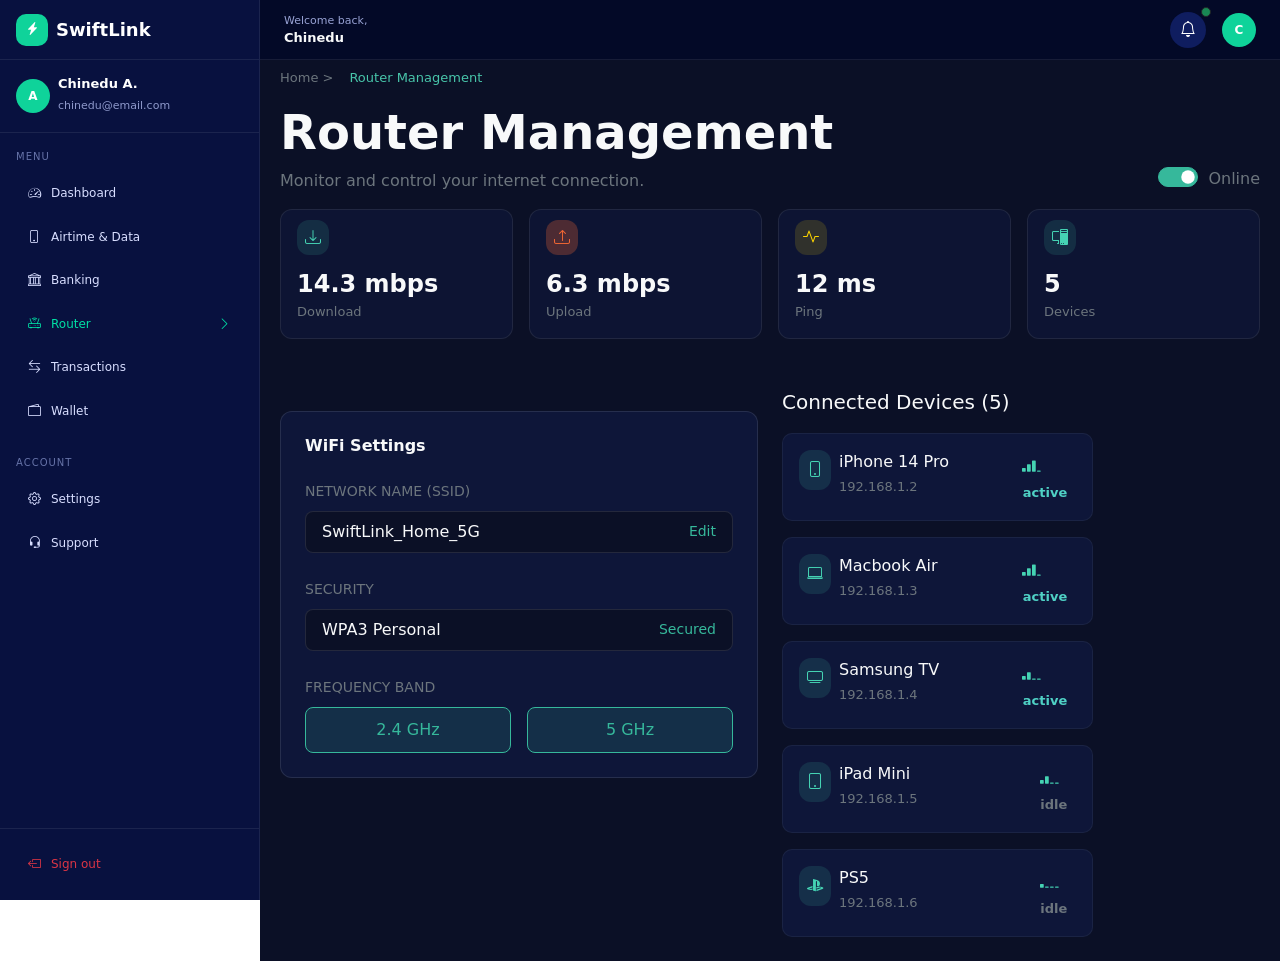
<file: dash-router.html>
<!DOCTYPE html>
<html lang="en">
<head>
  <meta charset="UTF-8" />
  <meta name="viewport" content="width=device-width, initial-scale=1.0"/>

  <title>SwiftLink Dashboard</title>

  <!-- Bootstrap CSS -->
  <link
    href="https://cdn.jsdelivr.net/npm/bootstrap@5.3.3/dist/css/bootstrap.min.css"
    rel="stylesheet"
  />

  <!-- Bootstrap Icons -->
  <link
    rel="stylesheet"
    href="https://cdn.jsdelivr.net/npm/bootstrap-icons@1.11.3/font/bootstrap-icons.min.css"
  />

  <!-- External CSS -->
  <link rel="stylesheet" href="dash-router.css" />
</head>
<body>
    <!-- =========================
     DESKTOP SIDEBAR
========================= -->

<aside class="sidebar sidebar-lg-fixed d-none d-lg-flex flex-column">

  <!-- Logo -->
  <div class="logo d-flex align-items-center px-3 gap-2">

    <div class="brand-icon">
      <i class="bi bi-lightning-charge-fill"></i>
    </div>

    <h5 class="brand-text mb-0 fw-bold">
      SwiftLink
    </h5>

  </div>

  <!-- User -->
  <div class="user-box d-flex align-items-center gap-2">

    <div class="avatar">
      A
    </div>

    <div>
      <h6 class="user-name mb-0">
        Chinedu A.
      </h6>

      <small class="user-email">
        chinedu@email.com
      </small>
    </div>

  </div>

  <!-- Sidebar Menu -->
  <div class="p-3 flex-grow-1 overflow-y-scroll">

    <p class="menu-title">
      MENU
    </p>

    <ul class="list-unstyled sidebar-menu">

      <li>
        <a href="dash.html" class="nav-link-custom ">

          <div class="left">
            <i class="bi bi-speedometer2"></i>
            Dashboard
          </div>

         

        </a>
      </li>

      <li>
        <a href="dash-airtime&data.html" class="nav-link-custom">

          <div class="left">
            <i class="bi bi-phone"></i>
            Airtime & Data
          </div>

        </a>
      </li>

      <li>
        <a href="dash-banking.html" class="nav-link-custom">

          <div class="left">
            <i class="bi bi-bank"></i>
            Banking
          </div>

        </a>
      </li>

      <li>
        <a href="dash-router.html" class="nav-link-custom active">

          <div class="left">
            <i class="bi bi-router"></i>
            Router
          </div>
                    <i class="bi bi-chevron-right"></i>

        </a>
      </li>

      <li>
        <a href="dash-transactions.html" class="nav-link-custom">

          <div class="left">
            <i class="bi bi-arrow-left-right"></i>
            Transactions
          </div>

        </a>
      </li>

      <li>
        <a href="dash-wallet.html" class="nav-link-custom">

          <div class="left">
            <i class="bi bi-wallet2"></i>
            Wallet
          </div>

        </a>
      </li>

    </ul>

    <!-- ACCOUNT -->
    <div class="mt-4">

      <p class="menu-title">
        ACCOUNT
      </p>

      <ul class="list-unstyled sidebar-menu">

        <li>
          <a href="dash-settings.html" class="nav-link-custom">

            <div class="left">
              <i class="bi bi-gear"></i>
              Settings
            </div>

          </a>
        </li>

        <li>
          <a href="#" class="nav-link-custom">

            <div class="left">
              <i class="bi bi-headset"></i>
              Support
            </div>

          </a>
        </li>

      </ul>

    </div>

  </div>

  <!-- Logout -->
  <div class="logout p-3">

    <a href="index.html" class="nav-link-custom text-danger mb-0">

      <div class="left">
        <i class="bi bi-box-arrow-left"></i>
        Sign out
      </div>

    </a>

  </div>

</aside>

<!-- =========================
     MOBILE OFFCANVAS
========================= -->

<div
  class="offcanvas offcanvas-start d-lg-none"
  tabindex="-1"
  id="mobileSidebar"
>

  <div class="offcanvas-header">

    <div class="d-flex align-items-center gap-2">

      <div class="brand-icon">
        <i class="bi bi-lightning-charge-fill"></i>
      </div>

      <h5 class="brand-text mb-0 fw-bold">
        Swift<span class="text-success">Link</span>
      </h5>

    </div>

    <button
      type="button"
      class="btn-close btn-close-white"
      data-bs-dismiss="offcanvas"
    ></button>

  </div>

  <div class="offcanvas-body p-0">

    <!-- User -->
    <div class="user-box d-flex align-items-center gap-2">

      <div class="avatar">
        C
      </div>

      <div>
        <h6 class="user-name mb-0">
          Chinedu A.
        </h6>

        <small class="user-email">
          chinedu@email.com
        </small>
      </div>

    </div>

    <!-- Menu -->
    <div class="p-3">

      <p class="menu-title">
        MENU
      </p>

      <ul class="list-unstyled sidebar-menu">

        <li>
          <a href="dash.html" class="nav-link-custom ">

            <div class="left">
              <i class="bi bi-speedometer2"></i>
              Dashboard
            </div>

            

          </a>
        </li>

        <li>
          <a href="dash-airtime&data.html" class="nav-link-custom">

            <div class="left">
              <i class="bi bi-phone"></i>
              Airtime & Data
            </div>

          </a>
        </li>

        <li>
          <a href="dash-banking.html" class="nav-link-custom">

            <div class="left">
              <i class="bi bi-bank"></i>
              Banking
            </div>

          </a>
        </li>

        <li>
          <a href="dash-router.html" class="nav-link-custom active">

            <div class="left">
              <i class="bi bi-router"></i>
              Router
            </div>
<i class="bi bi-chevron-right"></i>
          </a>
        </li>

        <li>
          <a href="dash-transactions.html" class="nav-link-custom">

            <div class="left">
              <i class="bi bi-arrow-left-right"></i>
              Transactions
            </div>

          </a>
        </li>

        <li>
          <a href="dash-wallet.html" class="nav-link-custom">

            <div class="left">
              <i class="bi bi-wallet2"></i>
              Wallet
            </div>

          </a>
        </li>

      </ul>

      
    <!-- ACCOUNT -->
    <div class="mt-4">

      <p class="menu-title">
        ACCOUNT
      </p>

      <ul class="list-unstyled sidebar-menu">

        <li>
          <a href="dash-settings.html" class="nav-link-custom">

            <div class="left">
              <i class="bi bi-gear"></i>
              Settings
            </div>

          </a>
        </li>

        <li>
          <a href="#" class="nav-link-custom">

            <div class="left">
              <i class="bi bi-headset"></i>
              Support
            </div>

          </a>
        </li>

      </ul>

    </div>

    </div>

    <div class="logout p-3">

    <a href="index.html" class="nav-link-custom text-danger mb-0">

      <div class="left">
        <i class="bi bi-box-arrow-left"></i>
        Sign out
      </div>

    </a>

  </div>

  </div>

</div>


  <!-- =========================
       MAIN CONTENT
  ========================== -->

  <main class="main-content">

    <!-- TOPBAR -->
    <div class="topbar d-flex align-items-center justify-content-between px-3 px-lg-4">

      <div class="d-flex align-items-center gap-3">

        <!-- Mobile Toggle -->
        <button
          class="mobile-toggle d-lg-none"
          data-bs-toggle="offcanvas"
          data-bs-target="#mobileSidebar"
        >
          <i class="bi bi-list"></i>
        </button>

        <div>
          <p class="welcome-text mb-0">
            Welcome back,
          </p>

          <h6 class="welcome-name mb-0 text-light">
        Chinedu
          </h6>
        </div>

      </div>

      <div class="d-flex align-items-center gap-3">

        <button class="icon-btn position-relative">

          <i class="bi bi-bell"></i>

          <span
            class="position-absolute top-0 start-100 translate-middle p-1 bg-success border border-dark rounded-circle"
          ></span>

        </button>

        <div class="avatar">
          C
        </div>

      </div>

    </div>

    
    <section class="p-2">

      <div class="d-flex container">
            <a href="index.html" class="text-decoration-none text-secondary fw-medium ab me-3">Home    ></a>
            <a href="#" class="data text-decoration-none fw-medium ab">Router Management</a>
        </div>

         <div class="container d-block d-lg-flex align-items-end justify-content-between">

          <div class="">
            <h1 class="display-5 h1 text-light mt-3 mb-2">Router Management</h1>
            <p class="text-secondary">Monitor and control your internet connection.



</p>

            </div>
            
            <div class="form-check form-switch fs-5">
  <label class="form-check-label text-secondary fs-6 mb-3" for="flexSwitchCheckDefault">Online</label>        
  <input class="form-check-input" type="checkbox" id="flexSwitchCheckDefault" checked>
 
</div>

        </div>

        <div class="container">
          <div class="row g-3">
            
              <div class="col-6 col-lg-3">
            <div class="div1 p-3 ">
               <i class="bi bi-download p-2 fs-6 align-self-start simm"></i>
              <span class="span text-light mt-3 fs-4 d-block">14.3 mbps</span>
              <span class="text-secondary  d-block small1">Download</span>
            </div>
            
            
            
            
            
            </div>
              <div class="col-6 col-lg-3">
                 <div class="div1 p-3 ">
               <i class="bi bi-upload p-2 fs-6 align-self-start send2"></i>
              <span class="span text-light mt-3 fs-4 d-block">6.3 mbps</span>
              <span class="text-secondary  d-block small1">Upload</span>
            </div>


              </div>
            

            
               <div class="col-6 col-lg-3">
            <div class="div1 p-3 ">
               <i class="bi bi-activity act p-2 fs-6 align-self-start sim"></i>
              <span class="span text-light mt-3 fs-4 d-block">12 ms</span>
              <span class="text-secondary  d-block small1">Ping</span>
            </div>
            
            
            
            
            
          </div>

             <div class="col-6 col-lg-3">
            <div class="div1 p-3 ">
               <i class="bi bi-pc-display p-2 fs-6 align-self-start simm"></i>
              <span class="span text-light mt-3 fs-4 d-block">5</span>
              <span class="text-secondary  d-block small1">Devices</span>
            </div>
        
            </div>
          </div>









          <div class="row mt-5 ">
            <div class="col-lg-6">
<!-- 
            <div class="bar-chart div1 p-3">
              <p class="fs-5 fw-medium text-light">Speed History (Today)</p>

              <div class="speed-chart d-flex align-items-end gap-2" style="align-items: flex-end !important;">
 <div class="time-bar">
  <div class="bar-upload" style="height: 30px;"></div>
  <div class="bar-download" style="height: 10px;"></div>
  <small class="text-secondary time-label">6AM</small>
</div>

<div class="time-bar">
  <div class="bar-upload" style="height: 40px;"></div>
  <div class="bar-download" style="height: 20px;"></div>
  <small class="text-secondary time-label">8AM</small>
</div>

<div class="time-bar">
  <div class="bar-upload" style="height: 80px;"></div>
  <div class="bar-download" style="height: 10px;"></div>
  <small class="text-secondary time-label">10AM</small>
</div>

<div class="time-bar">
  <div class="bar-upload" style="height: 65px;"></div>
  <div class="bar-download" style="height: 15px;"></div>
  <small class="text-secondary time-label">12AM</small>
</div>

<div class="time-bar">
  <div class="bar-upload" style="height: 85px;"></div>
  <div class="bar-download" style="height: 12px;"></div>
  <small class="text-secondary time-label">2PM</small>
</div>

<div class="time-bar">
  <div class="bar-upload" style="height: 48px;"></div>
  <div class="bar-download" style="height: 10px;"></div>
  <small class="text-secondary time-label">4PM</small>
</div>

<div class="time-bar">
  <div class="bar-upload" style="height: 38px;"></div>
  <div class="bar-download" style="height: 10px;"></div>
  <small class="text-secondary time-label">6PM</small>
</div>

<div class="time-bar">
  <div class="bar-upload" style="height: 45px;"></div>
  <div class="bar-download" style="height: 12px;"></div>
  <small class="text-secondary time-label">NOW</small>
</div>
  
</div>

<!- Legend --> 
<!-- <div class="d-flex gap-3 mt-3">
  <span class="small1 text-secondary"><i class="bi bi-square-fill text-success me-1 "></i>Download</span>
  <span class="small1 text-secondary"><i class="bi bi-square-fill me-1" style="color: rgba(241, 102, 52, 0.411);"></i>Upload</span>
</div> -->

<div class="wifi-form p-4 mt-4">
  <h6 class="text-light fw-bold mb-4">WiFi Settings</h6>

  <!-- Network Name -->
  <small class="form-label-text text-secondary fw-medium">NETWORK NAME (SSID)</small>
  <div class="d-flex wifi-input-group mt-2 mb-4 px-3 py-2 align-items-center justify-content-between">
    <span class="text-light">SwiftLink_Home_5G</span>
    <a href="#" class="success text-decoration-none small fw-medium">Edit</a>
  </div>

  <!-- Security -->
  <small class="form-label-text text-secondary fw-medium">SECURITY</small>
  <div class="d-flex wifi-input-group mt-2 mb-4 px-3 py-2 align-items-center justify-content-between">
    <span class="text-light">WPA3 Personal</span>
    <span class="success small fw-medium">Secured</span>
  </div>

  <!-- Frequency Band -->
  <small class="form-label-text text-secondary fw-medium">FREQUENCY BAND</small>
  <div class="d-flex gap-3 mt-2">
    <button class="btn freq-btn active w-100">2.4 GHz</button>
    <button class="btn freq-btn active w-100">5 GHz</button>
  </div>

</div>







            </div> 









          <div class="col-12 col-lg-4">
 <p class="fs-5 fw-medium text-light  mb-3">Connected Devices (5)</p>
            <div class="d-flex p-3 air mb-3">
                             <i class="bi bi-phone p-2 fs-6 align-self-start simm"></i>
                             <div class="me-auto ms-2">
                          <span class="text-light fw-medium"> iPhone 14 Pro </span>  <br>
                          <small class="text-secondary small1">192.168.1.2</small>
                        </div>
                        

                        <div>
                           <i class="bi bi-reception-3 bg-transparent  fs-5 ms-4 align-self-start simm"></i> <br>
                          <span class="badge bg-transparent bad small1 ms-3">active</span>
                        </div>
                

                </div>

                <div class="d-flex p-3 air mb-3">
                             <i class="bi bi-laptop p-2 fs-6 align-self-start simm"></i>
                             <div class="me-auto ms-2">
                          <span class="text-light fw-medium"> Macbook Air </span>  <br>
                          <small class="text-secondary small1">192.168.1.3</small>
                        </div>
                        

                        <div>
                           <i class="bi bi-reception-3 bg-transparent  fs-5 ms-4 align-self-start simm"></i> <br>
                          <span class="badge bad bg-transparent small1 ms-3">active</span>
                        </div>
                

                </div>

                <div class="d-flex p-3 air mb-3">
                             <i class="bi bi-tv p-2 fs-6 align-self-start simm"></i>
                             <div class="me-auto ms-2">
                          <span class="text-light fw-medium">Samsung TV</span>  <br>
                          <small class="text-secondary small1">192.168.1.4</small>
                        </div>
                        

                        <div>
                           <i class="bi bi-reception-2 bg-transparent  fs-5 ms-4 align-self-start simm"></i> <br>
                          <span class="badge bad bg-transparent small1 ms-3">active</span>
                        </div>
                

                </div>

                <div class="d-flex p-3 air mb-3">
                             <i class="bi bi-tablet p-2 fs-6 align-self-start simm"></i>
                             <div class="me-auto ms-2">
                          <span class="text-light fw-medium"> iPad Mini </span>  <br>
                          <small class="text-secondary small1">192.168.1.5</small>
                        </div>
                        

                        <div>
                           <i class="bi bi-reception-2 bg-transparent  fs-5 ms-4 align-self-start simm"></i> <br>
                          <span class="badge text-secondary bg-transparent small1 ms-3">idle</span>
                        </div>
                

                </div>

                <div class="d-flex p-3 air mb-3">
                             <i class="bi bi-playstation p-2 fs-6 align-self-start simm"></i>
                             <div class="me-auto ms-2">
                          <span class="text-light fw-medium"> PS5 </span>  <br>
                          <small class="text-secondary small1">192.168.1.6</small>
                        </div>
                        

                        <div>
                           <i class="bi bi-reception-1 bg-transparent  fs-5 ms-4 align-self-start simm"></i> <br>
                          <span class="badge text-secondary bg-transparent small1 ms-3">idle</span>
                        </div>
                

                </div>
          </div>

          </div>


          </div>
        </div>













    </section>

  </main>


     <!-- Bootstrap JS -->
  <script src="https://cdn.jsdelivr.net/npm/bootstrap@5.3.3/dist/js/bootstrap.bundle.min.js"></script>

</body>
</html>
</file>
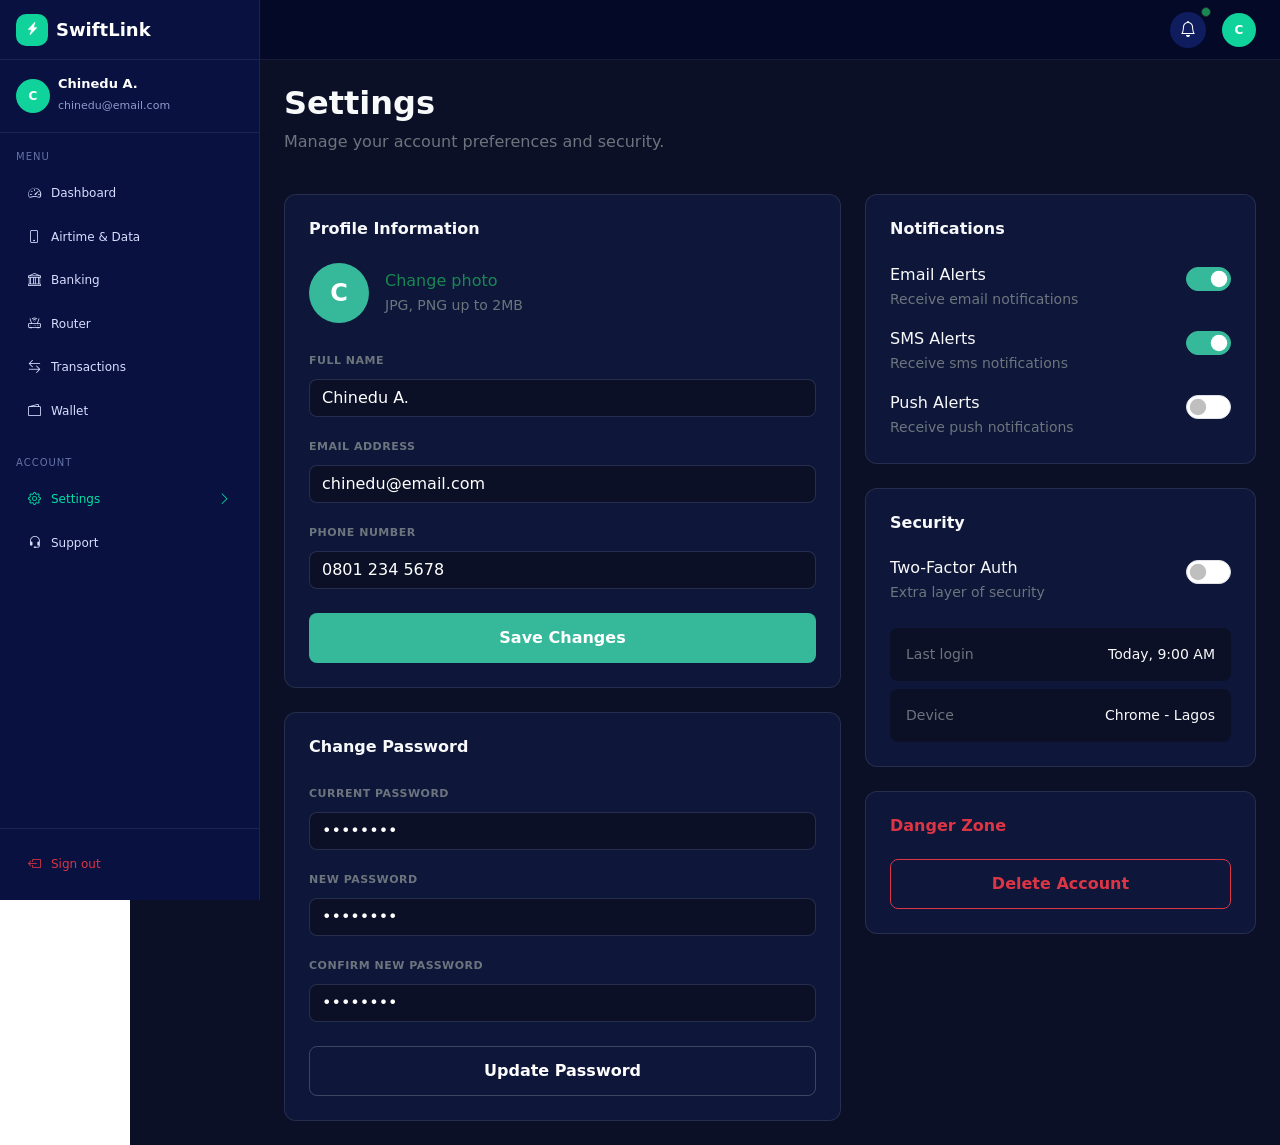
<file: dash-settings.html>
<!DOCTYPE html>
<html lang="en">
<head>
  <meta charset="UTF-8" />
  <meta name="viewport" content="width=device-width, initial-scale=1.0"/>

  <title>SwiftLink Dashboard</title>

  <!-- Bootstrap CSS -->
  <link
    href="https://cdn.jsdelivr.net/npm/bootstrap@5.3.3/dist/css/bootstrap.min.css"
    rel="stylesheet"
  />

  <!-- Bootstrap Icons -->
  <link
    rel="stylesheet"
    href="https://cdn.jsdelivr.net/npm/bootstrap-icons@1.11.3/font/bootstrap-icons.min.css"
  />

  <!-- External CSS -->
  <link rel="stylesheet" href="dash-settings.css" />
</head>
<body>
    <!-- =========================
     DESKTOP SIDEBAR
========================= -->

<aside class="sidebar sidebar-lg-fixed d-none d-lg-flex flex-column">

  <!-- Logo -->
  <div class="logo d-flex align-items-center px-3 gap-2">

    <div class="brand-icon">
      <i class="bi bi-lightning-charge-fill"></i>
    </div>

    <h5 class="brand-text mb-0 fw-bold">
      SwiftLink
    </h5>

  </div>

  <!-- User -->
  <div class="user-box d-flex align-items-center gap-2">

    <div class="avatar">
      C
    </div>

    <div>
      <h6 class="user-name mb-0">
        Chinedu A.
      </h6>

      <small class="user-email">
        chinedu@email.com
      </small>
    </div>

  </div>

  <!-- Sidebar Menu -->
  <div class="p-3 flex-grow-1 overflow-y-scroll">

    <p class="menu-title">
      MENU
    </p>

    <ul class="list-unstyled sidebar-menu">

      <li>
        <a href="dash.html" class="nav-link-custom ">

          <div class="left">
            <i class="bi bi-speedometer2"></i>
            Dashboard
          </div>

         

        </a>
      </li>

      <li>
        <a href="dash-airtime&data.html" class="nav-link-custom ">

          <div class="left">
            <i class="bi bi-phone"></i>
            Airtime & Data
          </div>
           
        </a>
      </li>

      <li>
        <a href="dash-banking.html" class="nav-link-custom">

          <div class="left">
            <i class="bi bi-bank"></i>
            Banking
          </div>

        </a>
      </li>

      <li>
        <a href="dash-router.html" class="nav-link-custom">

          <div class="left">
            <i class="bi bi-router"></i>
            Router
          </div>

        </a>
      </li>

      <li>
        <a href="dash-transactions.html" class="nav-link-custom">

          <div class="left">
            <i class="bi bi-arrow-left-right"></i>
            Transactions
          </div>

        </a>
      </li>

      <li>
        <a href="dash-wallet.html" class="nav-link-custom">

          <div class="left">
            <i class="bi bi-wallet2"></i>
            Wallet
          </div>

        </a>
      </li>

    </ul>

    <!-- ACCOUNT -->
    <div class="mt-4">

      <p class="menu-title">
        ACCOUNT
      </p>

      <ul class="list-unstyled sidebar-menu">

        <li>
          <a href="dash-settings.html" class="nav-link-custom active">

            <div class="left">
              <i class="bi bi-gear"></i>
              Settings
            </div>
            <i class="bi bi-chevron-right"></i>


          </a>
        </li>

        <li>
          <a href="#" class="nav-link-custom">

            <div class="left">
              <i class="bi bi-headset"></i>
              Support
            </div>

          </a>
        </li>

      </ul>

    </div>

  </div>

  <!-- Logout -->
  <div class="logout p-3">

    <a href="index.html" class="nav-link-custom text-danger mb-0">

      <div class="left">
        <i class="bi bi-box-arrow-left"></i>
        Sign out
      </div>

    </a>

  </div>

</aside>

<!-- =========================
     MOBILE OFFCANVAS
========================= -->

<div
  class="offcanvas offcanvas-start d-lg-none"
  tabindex="-1"
  id="mobileSidebar"
>

  <div class="offcanvas-header">

    <div class="d-flex align-items-center gap-2">

      <div class="brand-icon">
        <i class="bi bi-lightning-charge-fill"></i>
      </div>

      <h5 class="brand-text mb-0 fw-bold">
        SwiftLink
      </h5>

    </div>

    <button
      type="button"
      class="btn-close btn-close-white"
      data-bs-dismiss="offcanvas"
    ></button>

  </div>

  <div class="offcanvas-body p-0">

    <!-- User -->
    <div class="user-box d-flex align-items-center gap-2">

      <div class="avatar">
        C
      </div>

      <div>
        <h6 class="user-name mb-0">
          Chinedu A.
        </h6>

        <small class="user-email">
          chinedu@email.com
        </small>
      </div>

    </div>

    <!-- Menu -->
    <div class="p-3">

      <p class="menu-title">
        MENU
      </p>

      <ul class="list-unstyled sidebar-menu">

        <li>
          <a href="dash.html" class="nav-link-custom  ">

            <div class="left">
              <i class="bi bi-speedometer2"></i>
              Dashboard
            </div>

           

          </a>
        </li>

        <li>
          <a href="dash-airtime&data.html" class="nav-link-custom">

            <div class="left">
              <i class="bi bi-phone"></i>
              Airtime & Data
            </div>

          </a>
        </li>

        <li>
          <a href="dash-banking.html" class="nav-link-custom">

            <div class="left">
              <i class="bi bi-bank"></i>
              Banking
            </div>

          </a>
        </li>

        <li>
          <a href="dash-router.html" class="nav-link-custom">

            <div class="left">
              <i class="bi bi-router"></i>
              Router
            </div>

          </a>
        </li>

        <li>
          <a href="dash-transactions.html" class="nav-link-custom">

            <div class="left">
              <i class="bi bi-arrow-left-right"></i>
              Transactions
            </div>

          </a>
        </li>

        <li>
          <a href="dash-wallet.html" class="nav-link-custom">

            <div class="left">
              <i class="bi bi-wallet2"></i>
              Wallet
            </div>

          </a>
        </li>

      </ul>

      
    <!-- ACCOUNT -->
    <div class="mt-4">

      <p class="menu-title">
        ACCOUNT
      </p>

      <ul class="list-unstyled sidebar-menu">

        <li>
          <a href="dash-settings.html" class="nav-link-custom">

            <div class="left">
              <i class="bi bi-gear"></i>
              Settings
            </div>
 <i class="bi bi-chevron-right"></i>
          </a>
        </li>

        <li>
          <a href="#" class="nav-link-custom">

            <div class="left">
              <i class="bi bi-headset"></i>
              Support
            </div>

          </a>
        </li>

      </ul>

    </div>

    </div>

    <div class="logout p-3">

    <a href="index.html" class="nav-link-custom text-danger mb-0">

      <div class="left">
        <i class="bi bi-box-arrow-left"></i>
        Sign out
      </div>

    </a>

  </div>

  </div>

</div>


  <!-- =========================
       MAIN CONTENT
  ========================== -->

  <main class="main-content">

    <!-- TOPBAR -->
    <div class="topbar d-flex align-items-center justify-content-between px-3 px-lg-4">

      <div class="d-flex align-items-center gap-3">

        <!-- Mobile Toggle -->
        <button
          class="mobile-toggle d-lg-none"
          data-bs-toggle="offcanvas"
          data-bs-target="#mobileSidebar"
        >
          <i class="bi bi-list"></i>
        </button>

        <div>
          <p class="welcome-text mb-0 text-secondary">
            Welcome back,
          </p>

          <h6 class="welcome-name mb-0 text-light">
        Chinedu
          </h6>
        </div>

      </div>

      <div class="d-flex align-items-center gap-3">

        <button class="icon-btn position-relative">

          <i class="bi bi-bell"></i>

          <span
            class="position-absolute top-0 start-100 translate-middle p-1 bg-success border border-dark rounded-circle"
          ></span>

        </button>

        <div class="avatar">
          C
        </div>

      </div>

    </div>

    <section class="main-content p-4">

  <!-- Title -->
  <h2 class="text-light fw-bold">Settings</h2>
  <p class="text-secondary">Manage your account preferences and security.</p>

  <div class="row g-4 mt-2">

    <!-- LEFT COLUMN -->
    <div class="col-12 col-lg-7">

      <!-- Profile Information -->
      <div class="settings-card p-4 mb-4">
        <h6 class="text-light fw-bold mb-4">Profile Information</h6>

        <!-- Avatar -->
        <div class="d-flex align-items-center gap-3 mb-4">
          <div class="settings-avatar">C</div>
          <div>
            <a href="#" class="text-success text-decoration-none fw-medium">Change photo</a><br>
            <small class="text-secondary">JPG, PNG up to 2MB</small>
          </div>
        </div>

        <!-- Full Name -->
        <small class="form-label-text">FULL NAME</small>
        <input type="text" class="form-control settings-input mt-2 mb-3" value="Chinedu A.">

        <!-- Email -->
        <small class="form-label-text">EMAIL ADDRESS</small>
        <input type="email" class="form-control settings-input mt-2 mb-3" value="chinedu@email.com">

        <!-- Phone -->
        <small class="form-label-text">PHONE NUMBER</small>
        <input type="tel" class="form-control settings-input mt-2 mb-4" value="0801 234 5678">

        <button class="btn save-btn w-100">Save Changes</button>
      </div>

      <!-- Change Password -->
      <div class="settings-card p-4">
        <h6 class="text-light fw-bold mb-4">Change Password</h6>

        <small class="form-label-text">CURRENT PASSWORD</small>
        <input type="password" class="form-control settings-input mt-2 mb-3" value="••••••••">

        <small class="form-label-text">NEW PASSWORD</small>
        <input type="password" class="form-control settings-input mt-2 mb-3" value="••••••••">

        <small class="form-label-text">CONFIRM NEW PASSWORD</small>
        <input type="password" class="form-control settings-input mt-2 mb-4" value="••••••••">

        <button class="btn update-btn w-100">Update Password</button>
      </div>

    </div>

    <!-- RIGHT COLUMN -->
    <div class="col-12 col-lg-5">

      <!-- Notifications -->
      <div class="settings-card p-4 mb-4">
        <h6 class="text-light fw-bold mb-4">Notifications</h6>

        <div class="d-flex justify-content-between align-items-start mb-3">
          <div>
            <span class="text-light fw-medium">Email Alerts</span><br>
            <small class="text-secondary">Receive email notifications</small>
          </div>
          <div class="form-check form-switch">
            <input class="form-check-input settings-switch" type="checkbox" role="switch" checked>
          </div>
        </div>

        <div class="d-flex justify-content-between align-items-start mb-3">
          <div>
            <span class="text-light fw-medium">SMS Alerts</span><br>
            <small class="text-secondary">Receive sms notifications</small>
          </div>
          <div class="form-check form-switch">
            <input class="form-check-input settings-switch" type="checkbox" role="switch" checked>
          </div>
        </div>

        <div class="d-flex justify-content-between align-items-start">
          <div>
            <span class="text-light fw-medium">Push Alerts</span><br>
            <small class="text-secondary">Receive push notifications</small>
          </div>
          <div class="form-check form-switch">
            <input class="form-check-input settings-switch" type="checkbox" role="switch">
          </div>
        </div>
      </div>

      <!-- Security -->
      <div class="settings-card p-4 mb-4">
        <h6 class="text-light fw-bold mb-4">Security</h6>

        <div class="d-flex justify-content-between align-items-start mb-4">
          <div>
            <span class="text-light fw-medium">Two-Factor Auth</span><br>
            <small class="text-secondary">Extra layer of security</small>
          </div>
          <div class="form-check form-switch">
            <input class="form-check-input settings-switch" type="checkbox" role="switch">
          </div>
        </div>

        <div class="security-info-item d-flex justify-content-between p-3 mb-2">
          <span class="text-secondary">Last login</span>
          <span class="text-light fw-medium">Today, 9:00 AM</span>
        </div>

        <div class="security-info-item d-flex justify-content-between p-3">
          <span class="text-secondary">Device</span>
          <span class="text-light fw-medium">Chrome - Lagos</span>
        </div>
      </div>

      <!-- Danger Zone -->
      <div class="settings-card p-4">
        <h6 class="text-danger fw-bold mb-4">Danger Zone</h6>
        <button class="btn danger-btn w-100">Delete Account</button>
      </div>

    </div>
  </div>

</section>

      

  </main>












     <!-- Bootstrap JS -->
  <script src="https://cdn.jsdelivr.net/npm/bootstrap@5.3.3/dist/js/bootstrap.bundle.min.js"></script>

</body>
</html>
</file>
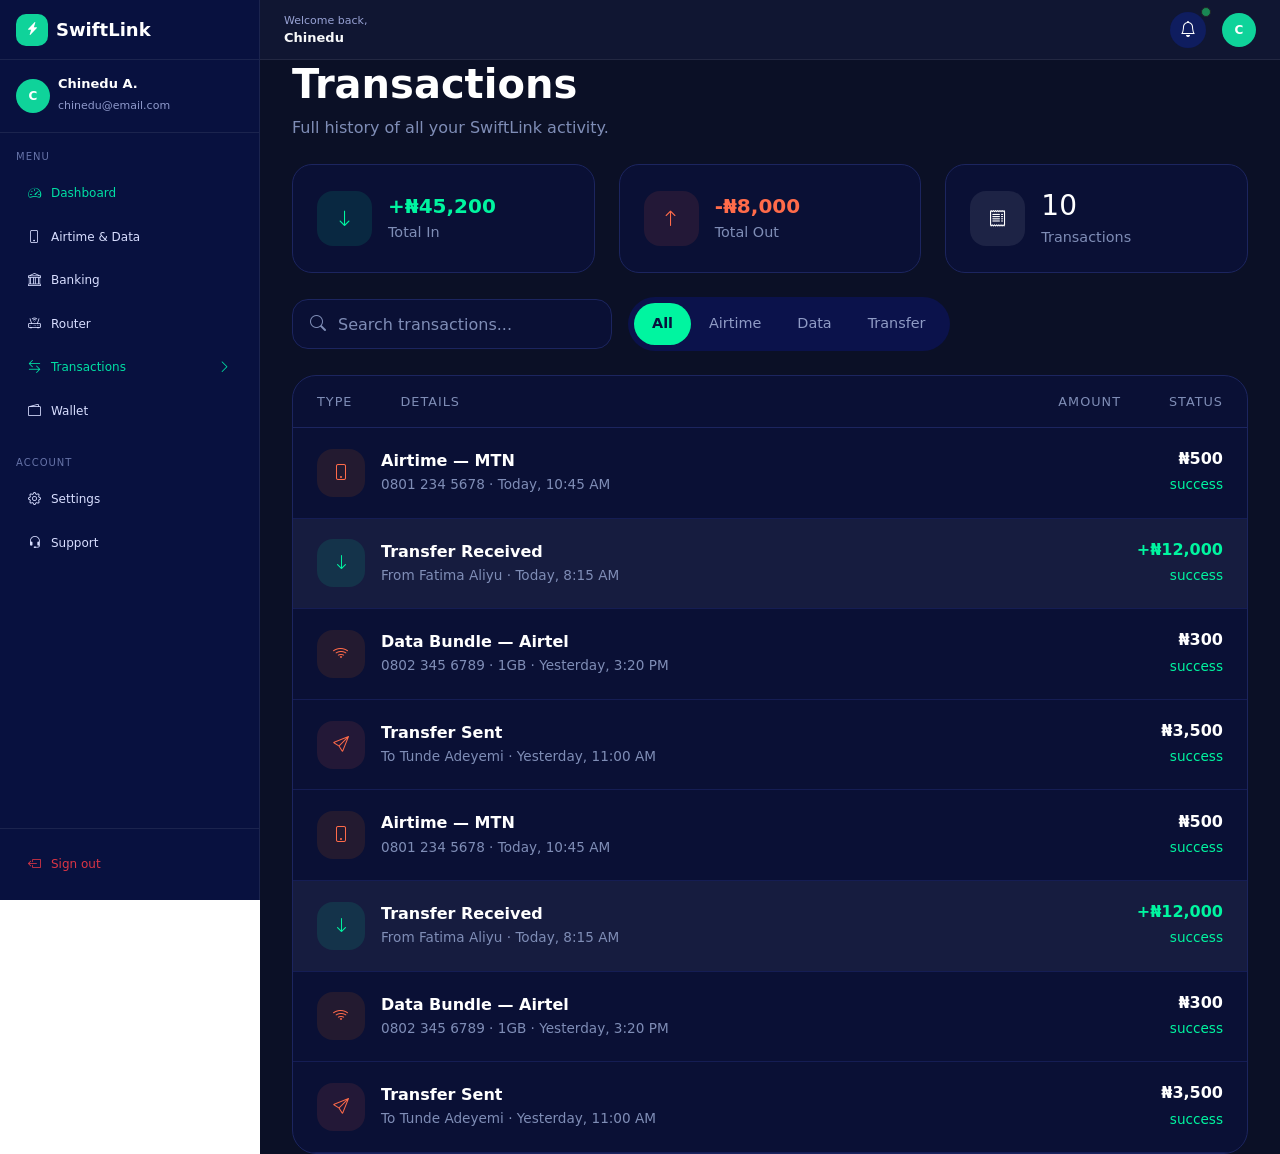
<file: dash-transactions.html>
<!DOCTYPE html>
<html lang="en">
<head>
  <meta charset="UTF-8" />
  <meta name="viewport" content="width=device-width, initial-scale=1.0"/>

  <title>SwiftLink Dashboard</title>

  <!-- Bootstrap CSS -->
  <link
    href="https://cdn.jsdelivr.net/npm/bootstrap@5.3.3/dist/css/bootstrap.min.css"
    rel="stylesheet"
  />

  <!-- Bootstrap Icons -->
  <link
    rel="stylesheet"
    href="https://cdn.jsdelivr.net/npm/bootstrap-icons@1.11.3/font/bootstrap-icons.min.css"
  />

  <!-- External CSS -->
  <link rel="stylesheet" href="dash-transactions.css" />
</head>
<body>
    <!-- =========================
     DESKTOP SIDEBAR
========================= -->

<aside class="sidebar sidebar-lg-fixed d-none d-lg-flex flex-column">

  <!-- Logo -->
  <div class="logo d-flex align-items-center px-3 gap-2">

    <div class="brand-icon">
      <i class="bi bi-lightning-charge-fill"></i>
    </div>

    <h5 class="brand-text mb-0 fw-bold">
     SwiftLink
    </h5>

  </div>

  <!-- User -->
  <div class="user-box d-flex align-items-center gap-2">

    <div class="avatar">
      C
    </div>

    <div>
      <h6 class="user-name mb-0">
        Chinedu A.
      </h6>

      <small class="user-email">
        chinedu@email.com
      </small>
    </div>

  </div>

  <!-- Sidebar Menu -->
  <div class="p-3 flex-grow-1 overflow-y-scroll">

    <p class="menu-title">
      MENU
    </p>

    <ul class="list-unstyled sidebar-menu">

      <li>
        <a href="dash.html" class="nav-link-custom active">

          <div class="left">
            <i class="bi bi-speedometer2"></i>
            Dashboard
          </div>

         

        </a>
      </li>

      <li>
        <a href="dash-airtime&data.html" class="nav-link-custom">

          <div class="left">
            <i class="bi bi-phone"></i>
            Airtime & Data
          </div>

        </a>
      </li>

      <li>
        <a href="dash-banking.html" class="nav-link-custom">

          <div class="left">
            <i class="bi bi-bank"></i>
            Banking
          </div>

        </a>
      </li>

      <li>
        <a href="dash-router.html" class="nav-link-custom">

          <div class="left">
            <i class="bi bi-router"></i>
            Router
          </div>

        </a>
      </li>

      <li>
        <a href="dash-transactions.html" class="nav-link-custom active">

          <div class="left">
            <i class="bi bi-arrow-left-right"></i>
            Transactions
          </div>
           <i class="bi bi-chevron-right"></i>

        </a>
      </li>

      <li>
        <a href="dash-wallet.html" class="nav-link-custom">

          <div class="left">
            <i class="bi bi-wallet2"></i>
            Wallet
          </div>

        </a>
      </li>

    </ul>

    <!-- ACCOUNT -->
    <div class="mt-4">

      <p class="menu-title">
        ACCOUNT
      </p>

      <ul class="list-unstyled sidebar-menu">

        <li>
          <a href="dash-settings.html" class="nav-link-custom">

            <div class="left">
              <i class="bi bi-gear"></i>
              Settings
            </div>

          </a>
        </li>

        <li>
          <a href="#" class="nav-link-custom">

            <div class="left">
              <i class="bi bi-headset"></i>
              Support
            </div>

          </a>
        </li>

      </ul>

    </div>

  </div>

  <!-- Logout -->
  <div class="logout p-3">

    <a href="index.html" class="nav-link-custom text-danger mb-0">

      <div class="left">
        <i class="bi bi-box-arrow-left"></i>
        Sign out
      </div>

    </a>

  </div>

</aside>

<!-- =========================
     MOBILE OFFCANVAS
========================= -->

<div
  class="offcanvas offcanvas-start d-lg-none"
  tabindex="-1"
  id="mobileSidebar"
>

  <div class="offcanvas-header">

    <div class="d-flex align-items-center gap-2">

      <div class="brand-icon">
        <i class="bi bi-lightning-charge-fill"></i>
      </div>

      <h5 class="brand-text mb-0 fw-bold">
        SwiftLink
      </h5>

    </div>

    <button
      type="button"
      class="btn-close btn-close-white"
      data-bs-dismiss="offcanvas"
    ></button>

  </div>

  <div class="offcanvas-body p-0">

    <!-- User -->
    <div class="user-box d-flex align-items-center gap-2">

      <div class="avatar">
        C
      </div>

      <div>
        <h6 class="user-name mb-0">
          Chinedu A.
        </h6>

        <small class="user-email">
          chinedu@email.com
        </small>
      </div>

    </div>

    <!-- Menu -->
    <div class="p-3">

      <p class="menu-title">
        MENU
      </p>

      <ul class="list-unstyled sidebar-menu">

        <li>
          <a href="dash.html" class="nav-link-custom  ">

            <div class="left">
              <i class="bi bi-speedometer2"></i>
              Dashboard
            </div>

            

          </a>
        </li>

        <li>
          <a href="dash-airtime&data.html" class="nav-link-custom">

            <div class="left">
              <i class="bi bi-phone"></i>
              Airtime & Data
            </div>

          </a>
        </li>

        <li>
          <a href="dash-banking.html" class="nav-link-custom">

            <div class="left">
              <i class="bi bi-bank"></i>
              Banking
            </div>

          </a>
        </li>

        <li>
          <a href="dash-router.html" class="nav-link-custom">

            <div class="left">
              <i class="bi bi-router"></i>
              Router
            </div>

          </a>
        </li>

        <li>
          <a href="dash-transactions.html" class="nav-link-custom active">

            <div class="left">
              <i class="bi bi-arrow-left-right"></i>
              Transactions
            </div>
             <i class="bi bi-chevron-right"></i>

          </a>
        </li>

        <li>
          <a href="dash-wallet.html" class="nav-link-custom">

            <div class="left">
              <i class="bi bi-wallet2"></i>
              Wallet
            </div>

          </a>
        </li>

      </ul>

      
    <!-- ACCOUNT -->
    <div class="mt-4">

      <p class="menu-title">
        ACCOUNT
      </p>

      <ul class="list-unstyled sidebar-menu">

        <li>
          <a href="dash-settings.html" class="nav-link-custom">

            <div class="left">
              <i class="bi bi-gear"></i>
              Settings
            </div>

          </a>
        </li>

        <li>
          <a href="#" class="nav-link-custom">

            <div class="left">
              <i class="bi bi-headset"></i>
              Support
            </div>

          </a>
        </li>

      </ul>

    </div>

    </div>

    <div class="logout p-3">

    <a href="index.html" class="nav-link-custom text-danger mb-0">

      <div class="left">
        <i class="bi bi-box-arrow-left"></i>
        Sign out
      </div>

    </a>

  </div>

  </div>

</div>


  <!-- =========================
       MAIN CONTENT
  ========================== -->

  <main class="main-content">

    <!-- TOPBAR -->
    <div class="topbar d-flex align-items-center justify-content-between px-3 px-lg-4">

      <div class="d-flex align-items-center gap-3">

        <!-- Mobile Toggle -->
        <button
          class="mobile-toggle d-lg-none"
          data-bs-toggle="offcanvas"
          data-bs-target="#mobileSidebar"
        >
          <i class="bi bi-list"></i>
        </button>

        <div>
          <p class="welcome-text mb-0">
            Welcome back,
          </p>

          <h6 class="welcome-name mb-0 text-light">
        Chinedu
          </h6>
        </div>

      </div>

      <div class="d-flex align-items-center gap-3">

        <button class="icon-btn position-relative">

          <i class="bi bi-bell"></i>

          <span
            class="position-absolute top-0 start-100 translate-middle p-1 bg-success border border-dark rounded-circle"
          ></span>

        </button>

        <div class="avatar">
          C
        </div>

      </div>

    </div>
    <!-- MAIN CONTENT SECTION -->
<section class="transactions-section container-fluid ">

  <!-- PAGE TITLE -->
  <div class="mb-4">
    <h1 class=" text-white page-title">Transactions</h1>
    <p class="text-secondary mb-0">
      Full history of all your SwiftLink activity.
    </p>
  </div>

  <!-- STATS -->
  <div class="row g-4 mb-4">

    <!-- TOTAL IN -->
    <div class="col-lg-4 col-md-6">
      <div class="stat-card d-flex align-items-center">
        <div class="stat-icon success-icon me-3">
          <i class="bi bi-arrow-down"></i>
        </div>

        <div>
          <h3 class="amount-in h5 mb-1">+₦45,200</h3>
          <p class="mb-0 stat-label">Total In</p>
        </div>
      </div>
    </div>

    <!-- TOTAL OUT -->
    <div class="col-lg-4 col-md-6">
      <div class="stat-card d-flex align-items-center">
        <div class="stat-icon danger-icon me-3">
          <i class="bi bi-arrow-up"></i>
        </div>

        <div>
          <h3 class="amount-out h5 mb-1">-₦8,000</h3>
          <p class="mb-0 stat-label">Total Out</p>
        </div>
      </div>
    </div>

    <!-- TRANSACTIONS -->
    <div class="col-lg-4 col-md-12">
      <div class="stat-card d-flex align-items-center">
        <div class="stat-icon neutral-icon me-3">
          <i class="bi bi-receipt"></i>
        </div>

        <div>
          <h3 class="text-white mb-1">10</h3>
          <p class="mb-0 stat-label">Transactions</p>
        </div>
      </div>
    </div>

  </div>

  <!-- SEARCH + FILTER -->
  <div class="d-flex flex-wrap gap-3 align-items-center mb-4">

    <!-- SEARCH -->
    <div class="search-box position-relative">
      <i class="bi bi-search search-icon"></i>

      <input
        type="text"
        class="form-control search-input"
        placeholder="Search transactions..."
      >
    </div>

    <!-- FILTER BUTTONS -->
    <div class="filter-wrapper d-flex align-items-center">
      <button class="filter-btn active-btn">All</button>
      <button class="filter-btn">Airtime</button>
      <button class="filter-btn">Data</button>
      <button class="filter-btn">Transfer</button>
    </div>

  </div>

  <!-- TRANSACTIONS TABLE -->
  <div class="transaction-table col-12 col-lg-12 ">

    <!-- TABLE HEAD -->
    <div class="table-head d-lg-flex d-none justify-content-between">
      <div class="d-flex gap-5">
        <span>TYPE</span>
        <span>DETAILS</span>
      </div>

      <div class="d-flex gap-5">
        <span>AMOUNT</span>
        <span>STATUS</span>
      </div>
    </div>

    <!-- ITEM -->
    <div class="transaction-item">

      <div class="left-side d-flex align-items-center">

        <div class="transaction-icon orange-bg">
          <i class="bi bi-phone"></i>
        </div>

        <div>
          <h6 class="mb-1 transaction-title">
            Airtime — MTN
          </h6>

          <p class="transaction-info mb-0">
            0801 234 5678 · Today, 10:45 AM
          </p>
        </div>

      </div>

      <div class="right-side">
        <h6 class="amount-text mb-1">₦500</h6>
        <span class="success-text">success</span>
      </div>

    </div>

    <!-- ITEM -->
    <div class="transaction-item active-item">

      <div class="left-side d-flex align-items-center">

        <div class="transaction-icon green-bg">
          <i class="bi bi-arrow-down"></i>
        </div>

        <div>
          <h6 class="mb-1 transaction-title">
            Transfer Received
          </h6>

          <p class="transaction-info mb-0">
            From Fatima Aliyu · Today, 8:15 AM
          </p>
        </div>

      </div>

      <div class="right-side">
        <h6 class="amount-positive mb-1">+₦12,000</h6>
        <span class="success-text">success</span>
      </div>

    </div>

    <!-- ITEM -->
    <div class="transaction-item">

      <div class="left-side d-flex align-items-center">

        <div class="transaction-icon orange-bg">
          <i class="bi bi-wifi"></i>
        </div>

        <div>
          <h6 class="mb-1 transaction-title">
            Data Bundle — Airtel
          </h6>

          <p class="transaction-info mb-0">
            0802 345 6789 · 1GB · Yesterday, 3:20 PM
          </p>
        </div>

      </div>

      <div class="right-side">
        <h6 class="amount-text mb-1">₦300</h6>
        <span class="success-text">success</span>
      </div>

    </div>

    <!-- ITEM -->
    <div class="transaction-item">

      <div class="left-side d-flex align-items-center">

        <div class="transaction-icon red-bg">
          <i class="bi bi-send"></i>
        </div>

        <div>
          <h6 class="mb-1 transaction-title">
            Transfer Sent
          </h6>

          <p class="transaction-info mb-0">
            To Tunde Adeyemi · Yesterday, 11:00 AM
          </p>
        </div>

      </div>

      <div class="right-side">
        <h6 class="amount-text mb-1">₦3,500</h6>
        <span class="success-text">success</span>
      </div>

    </div>

    <!-- ITEM -->
    <div class="transaction-item">

      <div class="left-side d-flex align-items-center">

        <div class="transaction-icon orange-bg">
          <i class="bi bi-phone"></i>
        </div>

        <div>
          <h6 class="mb-1 transaction-title">
            Airtime — MTN
          </h6>

          <p class="transaction-info mb-0">
            0801 234 5678 · Today, 10:45 AM
          </p>
        </div>

      </div>

      <div class="right-side">
        <h6 class="amount-text mb-1">₦500</h6>
        <span class="success-text">success</span>
      </div>

    </div>

    <!-- ITEM -->
    <div class="transaction-item active-item">

      <div class="left-side d-flex align-items-center">

        <div class="transaction-icon green-bg">
          <i class="bi bi-arrow-down"></i>
        </div>

        <div>
          <h6 class="mb-1 transaction-title">
            Transfer Received
          </h6>

          <p class="transaction-info mb-0">
            From Fatima Aliyu · Today, 8:15 AM
          </p>
        </div>

      </div>

      <div class="right-side">
        <h6 class="amount-positive mb-1">+₦12,000</h6>
        <span class="success-text">success</span>
      </div>

    </div>

    <!-- ITEM -->
    <div class="transaction-item">

      <div class="left-side d-flex align-items-center">

        <div class="transaction-icon orange-bg">
          <i class="bi bi-wifi"></i>
        </div>

        <div>
          <h6 class="mb-1 transaction-title">
            Data Bundle — Airtel
          </h6>

          <p class="transaction-info mb-0">
            0802 345 6789 · 1GB · Yesterday, 3:20 PM
          </p>
        </div>

      </div>

      <div class="right-side">
        <h6 class="amount-text mb-1">₦300</h6>
        <span class="success-text">success</span>
      </div>

    </div>

    <!-- ITEM -->
    <div class="transaction-item">

      <div class="left-side d-flex align-items-center">

        <div class="transaction-icon red-bg">
          <i class="bi bi-send"></i>
        </div>

        <div>
          <h6 class="mb-1 transaction-title">
            Transfer Sent
          </h6>

          <p class="transaction-info mb-0">
            To Tunde Adeyemi · Yesterday, 11:00 AM
          </p>
        </div>

      </div>

      <div class="right-side">
        <h6 class="amount-text mb-1">₦3,500</h6>
        <span class="success-text">success</span>
      </div>

    </div>


  </div>

</section>

  </main>


     <!-- Bootstrap JS -->
  <script src="https://cdn.jsdelivr.net/npm/bootstrap@5.3.3/dist/js/bootstrap.bundle.min.js"></script>

</body>
</html>
</file>
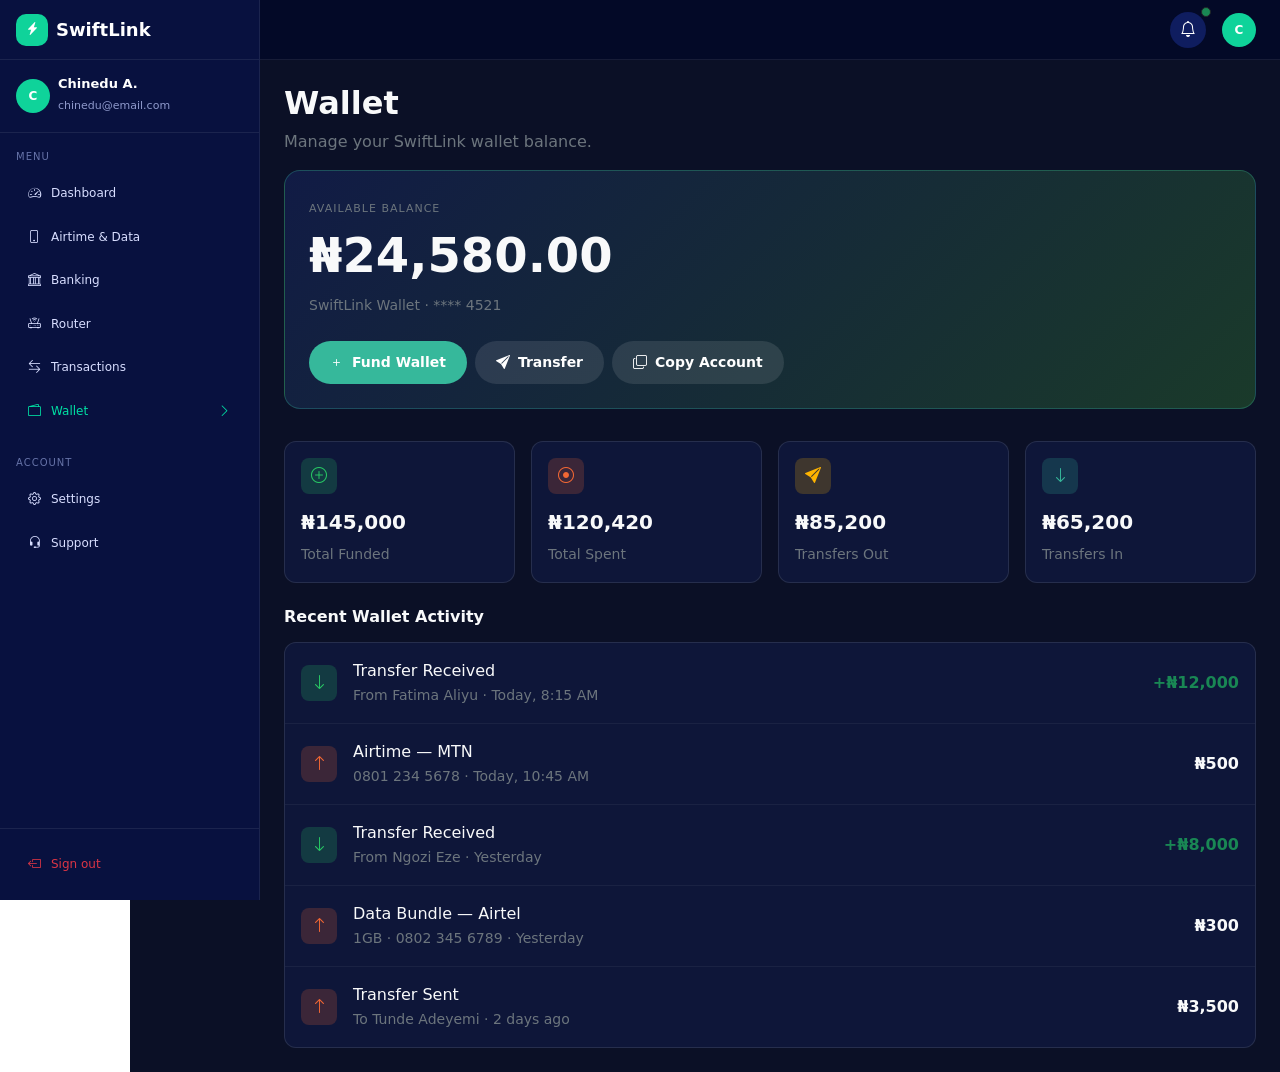
<file: dash-wallet.html>
<!DOCTYPE html>
<html lang="en">
<head>
  <meta charset="UTF-8" />
  <meta name="viewport" content="width=device-width, initial-scale=1.0"/>

  <title>SwiftLink Dashboard</title>

  <!-- Bootstrap CSS -->
  <link
    href="https://cdn.jsdelivr.net/npm/bootstrap@5.3.3/dist/css/bootstrap.min.css"
    rel="stylesheet"
  />

  <!-- Bootstrap Icons -->
  <link
    rel="stylesheet"
    href="https://cdn.jsdelivr.net/npm/bootstrap-icons@1.11.3/font/bootstrap-icons.min.css"
  />

  <!-- External CSS -->
  <link rel="stylesheet" href="dash-wallet.css" />
</head>
<body>
    <!-- =========================
     DESKTOP SIDEBAR
========================= -->

<aside class="sidebar sidebar-lg-fixed d-none d-lg-flex flex-column">

  <!-- Logo -->
  <div class="logo d-flex align-items-center px-3 gap-2">

    <div class="brand-icon">
      <i class="bi bi-lightning-charge-fill"></i>
    </div>

    <h5 class="brand-text mb-0 fw-bold">
      SwiftLink
    </h5>

  </div>

  <!-- User -->
  <div class="user-box d-flex align-items-center gap-2">

    <div class="avatar">
      C
    </div>

    <div>
      <h6 class="user-name mb-0">
        Chinedu A.
      </h6>

      <small class="user-email">
        chinedu@email.com
      </small>
    </div>

  </div>

  <!-- Sidebar Menu -->
  <div class="p-3 flex-grow-1 overflow-y-scroll">

    <p class="menu-title">
      MENU
    </p>

    <ul class="list-unstyled sidebar-menu">

      <li>
        <a href="dash.html" class="nav-link-custom ">

          <div class="left">
            <i class="bi bi-speedometer2"></i>
            Dashboard
          </div>

          

        </a>
      </li>

      <li>
        <a href="dash-airtime&data.html" class="nav-link-custom">

          <div class="left">
            <i class="bi bi-phone"></i>
            Airtime & Data
          </div>

        </a>
      </li>

      <li>
        <a href="dash-banking.html" class="nav-link-custom">

          <div class="left">
            <i class="bi bi-bank"></i>
            Banking
          </div>

        </a>
      </li>

      <li>
        <a href="dash-router.html" class="nav-link-custom">

          <div class="left">
            <i class="bi bi-router"></i>
            Router
          </div>

        </a>
      </li>

      <li>
        <a href="dash-transactions.html" class="nav-link-custom">

          <div class="left">
            <i class="bi bi-arrow-left-right"></i>
            Transactions
          </div>

        </a>
      </li>

      <li>
        <a href="dash-wallet.html" class="nav-link-custom active">

          <div class="left">
            <i class="bi bi-wallet2"></i>
            Wallet
          </div>
          <i class="bi bi-chevron-right"></i>

        </a>
      </li>

    </ul>

    <!-- ACCOUNT -->
    <div class="mt-4">

      <p class="menu-title">
        ACCOUNT
      </p>

      <ul class="list-unstyled sidebar-menu">

        <li>
          <a href="dash-settings.html" class="nav-link-custom">

            <div class="left">
              <i class="bi bi-gear"></i>
              Settings
            </div>

          </a>
        </li>

        <li>
          <a href="#" class="nav-link-custom">

            <div class="left">
              <i class="bi bi-headset"></i>
              Support
            </div>

          </a>
        </li>

      </ul>

    </div>

  </div>

  <!-- Logout -->
  <div class="logout p-3">

    <a href="index.html" class="nav-link-custom text-danger mb-0">

      <div class="left">
        <i class="bi bi-box-arrow-left"></i>
        Sign out
      </div>

    </a>

  </div>

</aside>

<!-- =========================
     MOBILE OFFCANVAS
========================= -->

<div
  class="offcanvas offcanvas-start d-lg-none"
  tabindex="-1"
  id="mobileSidebar"
>

  <div class="offcanvas-header">

    <div class="d-flex align-items-center gap-2">

      <div class="brand-icon">
        <i class="bi bi-lightning-charge-fill"></i>
      </div>

      <h5 class="brand-text mb-0 fw-bold">
        SwiftLink
      </h5>

    </div>

    <button
      type="button"
      class="btn-close btn-close-white"
      data-bs-dismiss="offcanvas"
    ></button>

  </div>

  <div class="offcanvas-body p-0">

    <!-- User -->
    <div class="user-box d-flex align-items-center gap-2">

      <div class="avatar">
        C
      </div>

      <div>
        <h6 class="user-name mb-0">
          Chinedu A.
        </h6>

        <small class="user-email">
          chinedu@email.com
        </small>
      </div>

    </div>

    <!-- Menu -->
    <div class="p-3">

      <p class="menu-title">
        MENU
      </p>

      <ul class="list-unstyled sidebar-menu">

        <li>
          <a href="#" class="nav-link-custom  ">

            <div class="left">
              <i class="bi bi-speedometer2"></i>
              Dashboard
            </div>

            

          </a>
        </li>

        <li>
          <a href="#" class="nav-link-custom">

            <div class="left">
              <i class="bi bi-phone"></i>
              Airtime & Data
            </div>

          </a>
        </li>

        <li>
          <a href="#" class="nav-link-custom">

            <div class="left">
              <i class="bi bi-bank"></i>
              Banking
            </div>

          </a>
        </li>

        <li>
          <a href="dash-router.html" class="nav-link-custom">

            <div class="left">
              <i class="bi bi-router"></i>
              Router
            </div>

          </a>
        </li>

        <li>
          <a href="dash-transactions.html" class="nav-link-custom">

            <div class="left">
              <i class="bi bi-arrow-left-right"></i>
              Transactions
            </div>

          </a>
        </li>

        <li>
          <a href="dash-wallet.html" class="nav-link-custom active">

            <div class="left">
              <i class="bi bi-wallet2"></i>
              Wallet
            </div>
 <i class="bi bi-chevron-right"></i>
          </a>
        </li>

      </ul>

    </div>

  </div>

  <div class="logout p-3">

    <a href="index.html" class="nav-link-custom text-danger mb-0">

      <div class="left">
        <i class="bi bi-box-arrow-left"></i>
        Sign out
      </div>

    </a>

  </div>

</div>


  <!-- =========================
       MAIN CONTENT
  ========================== -->

  <main class="main-content">

    <!-- TOPBAR -->
    <div class="topbar d-flex align-items-center justify-content-between px-3 px-lg-4">

      <div class="d-flex align-items-center gap-3">

        <!-- Mobile Toggle -->
        <button
          class="mobile-toggle d-lg-none"
          data-bs-toggle="offcanvas"
          data-bs-target="#mobileSidebar"
        >
          <i class="bi bi-list"></i>
        </button>

        <div>
          <p class="welcome-text mb-0 text-secondary">
            Welcome back,
          </p>

          <h6 class="welcome-name mb-0 text-light">
        Chinedu
          </h6>
        </div>

      </div>

      <div class="d-flex align-items-center gap-3">

        <button class="icon-btn position-relative">

          <i class="bi bi-bell"></i>

          <span
            class="position-absolute top-0 start-100 translate-middle p-1 bg-success border border-dark rounded-circle"
          ></span>

        </button>

        <div class="avatar">
          C
        </div>

      </div>

    </div>

    <section class="main-content p-4">

  <!-- Title -->
  <h2 class="text-light fw-bold">Wallet</h2>
  <p class="text-secondary">Manage your SwiftLink wallet balance.</p>

  <!-- Balance Card -->
  <div class="wallet-balance-card p-4 mt-3">
    <small class="text-secondary" style="font-size: 11px; letter-spacing: 1px;">AVAILABLE BALANCE</small>
    <h1 class="text-light fw-bold display-5 mt-2">₦24,580.00</h1>
    <small class="text-secondary">SwiftLink Wallet · **** 4521</small>
    <div class="d-flex flex-wrap gap-2 mt-4">
      <button class="btn wallet-btn-primary">
        <i class="bi bi-plus me-2"></i>Fund Wallet
      </button>
      <button class="btn wallet-btn-secondary">
        <i class="bi bi-send-fill me-2"></i>Transfer
      </button>
      <button class="btn wallet-btn-secondary">
        <i class="bi bi-copy me-2"></i>Copy Account
      </button>
    </div>
  </div>

  <!-- Stats Cards -->
  <div class="row g-3 mt-3">
    <div class="col-6 col-lg-3">
      <div class="stat-card p-3">
        <div class="stat-icon green-icon mb-3">
          <i class="bi bi-plus-circle"></i>
        </div>
        <h5 class="text-light fw-bold">₦145,000</h5>
        <small class="text-secondary">Total Funded</small>
      </div>
    </div>
    <div class="col-6 col-lg-3">
      <div class="stat-card p-3">
        <div class="stat-icon red-icon mb-3">
          <i class="bi bi-record-circle"></i>
        </div>
        <h5 class="text-light fw-bold">₦120,420</h5>
        <small class="text-secondary">Total Spent</small>
      </div>
    </div>
    <div class="col-6 col-lg-3">
      <div class="stat-card p-3">
        <div class="stat-icon orange-icon mb-3">
          <i class="bi bi-send-fill"></i>
        </div>
        <h5 class="text-light fw-bold">₦85,200</h5>
        <small class="text-secondary">Transfers Out</small>
      </div>
    </div>
    <div class="col-6 col-lg-3">
      <div class="stat-card p-3">
        <div class="stat-icon teal-icon mb-3">
          <i class="bi bi-arrow-down"></i>
        </div>
        <h5 class="text-light fw-bold">₦65,200</h5>
        <small class="text-secondary">Transfers In</small>
      </div>
    </div>
  </div>

  <!-- Recent Wallet Activity -->
  <h6 class="text-light fw-bold mt-4 mb-3">Recent Wallet Activity</h6>
  <div class="activity-list">

    <div class="activity-item d-flex align-items-center justify-content-between p-3">
      <div class="d-flex align-items-center gap-3">
        <div class="stat-icon green-icon">
          <i class="bi bi-arrow-down"></i>
        </div>
        <div>
          <span class="text-light fw-medium">Transfer Received</span><br>
          <small class="text-secondary">From Fatima Aliyu · Today, 8:15 AM</small>
        </div>
      </div>
      <span class="text-success fw-bold">+₦12,000</span>
    </div>

    <div class="activity-item d-flex align-items-center justify-content-between p-3">
      <div class="d-flex align-items-center gap-3">
        <div class="stat-icon red-icon">
          <i class="bi bi-arrow-up"></i>
        </div>
        <div>
          <span class="text-light fw-medium">Airtime — MTN</span><br>
          <small class="text-secondary">0801 234 5678 · Today, 10:45 AM</small>
        </div>
      </div>
      <span class="text-light fw-bold">₦500</span>
    </div>

    <div class="activity-item d-flex align-items-center justify-content-between p-3">
      <div class="d-flex align-items-center gap-3">
        <div class="stat-icon green-icon">
          <i class="bi bi-arrow-down"></i>
        </div>
        <div>
          <span class="text-light fw-medium">Transfer Received</span><br>
          <small class="text-secondary">From Ngozi Eze · Yesterday</small>
        </div>
      </div>
      <span class="text-success fw-bold">+₦8,000</span>
    </div>

    <div class="activity-item d-flex align-items-center justify-content-between p-3">
      <div class="d-flex align-items-center gap-3">
        <div class="stat-icon red-icon">
          <i class="bi bi-arrow-up"></i>
        </div>
        <div>
          <span class="text-light fw-medium">Data Bundle — Airtel</span><br>
          <small class="text-secondary">1GB · 0802 345 6789 · Yesterday</small>
        </div>
      </div>
      <span class="text-light fw-bold">₦300</span>
    </div>

    <div class="activity-item d-flex align-items-center justify-content-between p-3">
      <div class="d-flex align-items-center gap-3">
        <div class="stat-icon red-icon">
          <i class="bi bi-arrow-up"></i>
        </div>
        <div>
          <span class="text-light fw-medium">Transfer Sent</span><br>
          <small class="text-secondary">To Tunde Adeyemi · 2 days ago</small>
        </div>
      </div>
      <span class="text-light fw-bold">₦3,500</span>
    </div>

  </div>

</section>

  </main>


     <!-- Bootstrap JS -->
  <script src="https://cdn.jsdelivr.net/npm/bootstrap@5.3.3/dist/js/bootstrap.bundle.min.js"></script>

</body>
</html>
</file>
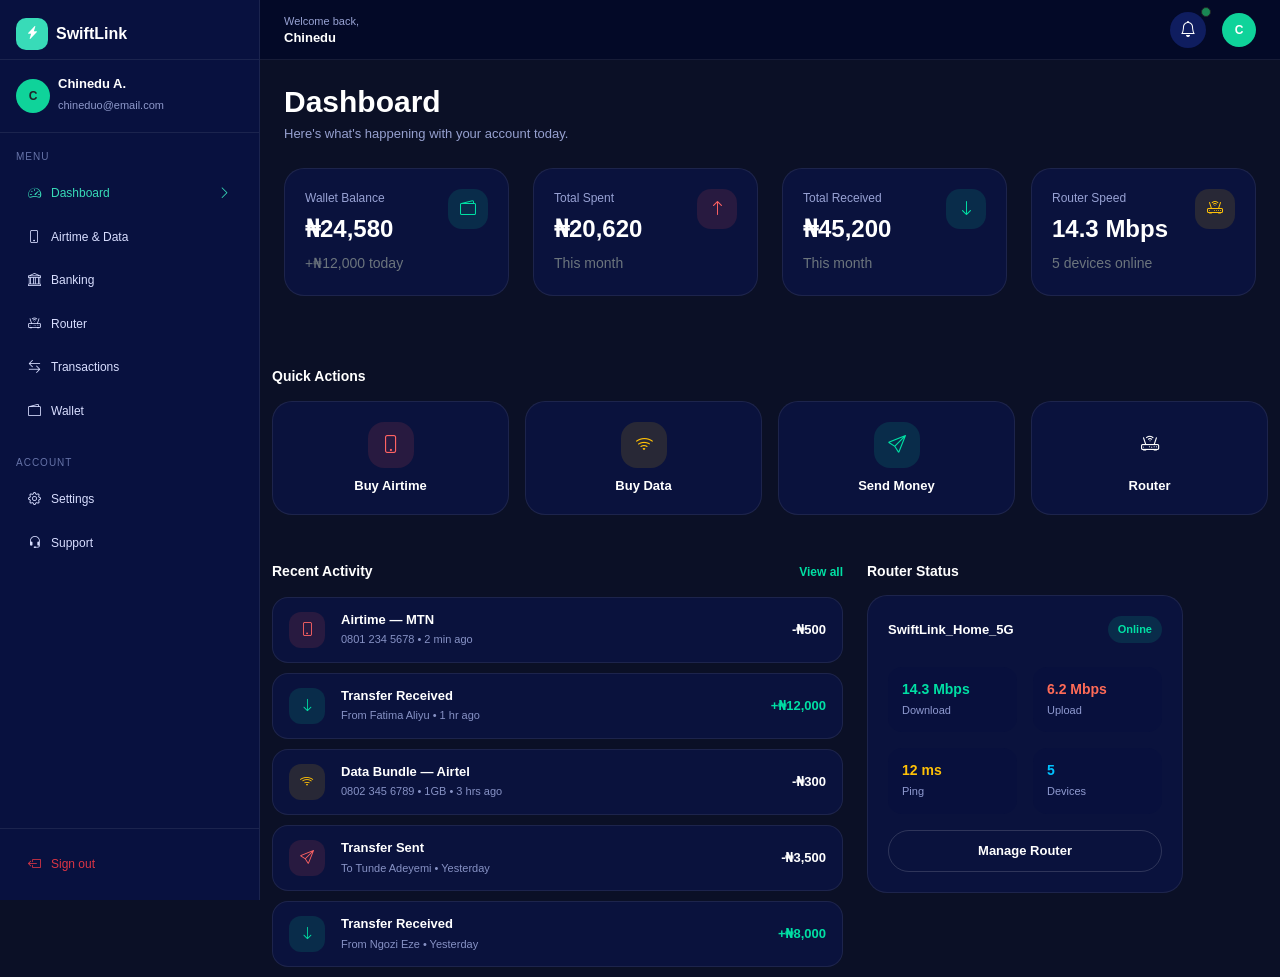
<file: dash.html>
<!DOCTYPE html>
<html lang="en">
<head>
  <meta charset="UTF-8" />
  <meta name="viewport" content="width=device-width, initial-scale=1.0"/>

  <title>SwiftLink Dashboard</title>

  <!-- Bootstrap CSS -->
  <link
    href="https://cdn.jsdelivr.net/npm/bootstrap@5.3.3/dist/css/bootstrap.min.css"
    rel="stylesheet"
  />

  <!-- Bootstrap Icons -->
  <link
    rel="stylesheet"
    href="https://cdn.jsdelivr.net/npm/bootstrap-icons@1.11.3/font/bootstrap-icons.min.css"
  />

  <!-- External CSS -->
  <link rel="stylesheet" href="dash.css" />
</head>
<body>

  <!-- =========================
       DESKTOP SIDEBAR
  ========================== -->

  <aside class="sidebar sidebar-lg-fixed d-none d-lg-flex flex-column">

    <!-- Logo -->
    <div class="logo d-flex align-items-center px-3 gap-2">

       <a class="navbar-brand d-flex mt-2 align-items-center gap-2" href="#">
          <!-- <img
            src="image/file_00000000f730720ab4262de3e27798d8-removebg-preview.png"
            class="logos"
            alt=""
          /> -->
          <div class="brand-icon">
      <i class="bi bi-lightning-charge-fill"></i>
    </div>
          <span class="text-white fw-bold">SwiftLink</span>
        </a>

    </div>

    <!-- User -->
    <div class="user-box d-flex align-items-center gap-2">

      <div class="avatar ">
       <span class="text-dark">C</span> 
      </div>

      <div>
        <h6 class="user-name mb-0">
          Chinedu A.
        </h6>

        <small class="user-email">
          chineduo@email.com
        </small>
      </div>

    </div>

    <!-- Sidebar Menu -->
    <div class="p-3 flex-grow-1 overflow-y-scroll">

      <p class="menu-title">
        MENU
      </p>

      <ul class="list-unstyled sidebar-menu">

        <li>
          <a href="dash.html" class="nav-link-custom active">

            <div class="left">
              <i class="bi bi-speedometer2"></i>
              Dashboard
            </div>

            <i class="bi bi-chevron-right"></i>

          </a>
        </li>

        <li>
          <a href="dash-airtime&data.html" class="nav-link-custom">

            <div class="left">
              <i class="bi bi-phone"></i>
              Airtime & Data
            </div>

          </a>
        </li>

        <li>
          <a href="dash-banking.html" class="nav-link-custom">

            <div class="left">
              <i class="bi bi-bank"></i>
              Banking
            </div>

          </a>
        </li>

        <li>
          <a href="dash-router.html" class="nav-link-custom">

            <div class="left">
              <i class="bi bi-router"></i>
              Router
            </div>

          </a>
        </li>

        <li>
          <a href="dash-transactions.html" class="nav-link-custom">

            <div class="left">
              <i class="bi bi-arrow-left-right"></i>
              Transactions
            </div>

          </a>
        </li>

        <li>
          <a href="dash-wallet.html" class="nav-link-custom">

            <div class="left">
              <i class="bi bi-wallet2"></i>
              Wallet
            </div>

          </a>
        </li>

      </ul>

      <!-- ACCOUNT -->
      <div class="mt-4">

        <p class="menu-title">
          ACCOUNT
        </p>

        <ul class="list-unstyled sidebar-menu">

          <li>
            <a href="dash-settings.html" class="nav-link-custom">

              <div class="left">
                <i class="bi bi-gear"></i>
                Settings
              </div>

            </a>
          </li>

          <li>
            <a href="#" class="nav-link-custom">

              <div class="left">
                <i class="bi bi-headset"></i>
                Support
              </div>

            </a>
          </li>

        </ul>

      </div>

    </div>

    <!-- Logout -->
    <div class="logout p-3">

      <a href="index.html" class="nav-link-custom text-danger mb-0">

        <div class="left">
          <i class="bi bi-box-arrow-left"></i>
          Sign out
        </div>

      </a>

    </div>

  </aside>

  <!-- =========================
       MOBILE OFFCANVAS
  ========================== -->

  <div
    class="offcanvas offcanvas-start d-lg-none"
    tabindex="-1"
    id="mobileSidebar"
  >

    <div class="offcanvas-header">

      <div class="d-flex align-items-center gap-2">

        <div class="brand-icon">
          <i class="bi bi-lightning-charge-fill"></i>
        </div>

        <h5 class="brand-text mb-0 fw-bold">
          SwiftLink
        </h5>

      </div>

      <button
        type="button"
        class="btn-close btn-close-white"
        data-bs-dismiss="offcanvas"
      ></button>

    </div>

    <div class="offcanvas-body p-0">

      <!-- User -->
      <div class="user-box d-flex align-items-center gap-2">

        <div class="avatar">
          c
        </div>

        <div>
          <h6 class="user-name mb-0">
            Chinedu A.
          </h6>

          <small class="user-email">
            chinedu@email.com
          </small>
        </div>

      </div>

      <!-- Menu -->
      <div class="p-3">

        <p class="menu-title">
          MENU
        </p>

        <ul class="list-unstyled sidebar-menu">

          <li>
            <a href="dash.html" class="nav-link-custom active">

              <div class="left">
                <i class="bi bi-speedometer2"></i>
                Dashboard
              </div>

              <i class="bi bi-chevron-right"></i>

            </a>
          </li>

          <li>
            <a href="dash-airtime&data.html" class="nav-link-custom">

              <div class="left">
                <i class="bi bi-phone"></i>
                Airtime & Data
              </div>

            </a>
          </li>

          <li>
            <a href="dash-banking.html" class="nav-link-custom">

              <div class="left">
                <i class="bi bi-bank"></i>
                Banking
              </div>

            </a>
          </li>

          <li>
            <a href="dash-router.html" class="nav-link-custom">

              <div class="left">
                <i class="bi bi-router"></i>
                Router
              </div>

            </a>
          </li>

          <li>
            <a href="dash-transactions.html" class="nav-link-custom">

              <div class="left">
                <i class="bi bi-arrow-left-right"></i>
                Transactions
              </div>

            </a>
          </li>

          <li>
            <a href="dash-wallet.html" class="nav-link-custom">

              <div class="left">
                <i class="bi bi-wallet2"></i>
                Wallet
              </div>

            </a>
          </li>

        </ul>

        

<div class="mt-4">

  <p class="menu-title">
    ACCOUNT
  </p>

  <ul class="list-unstyled sidebar-menu">

    <li>
      <a href="dash-settings.html" class="nav-link-custom">
        <div class="left">
          <i class="bi bi-gear"></i>
          Settings
        </div>
      </a>
    </li>

    <li>
      <a href="#" class="nav-link-custom">
        <div class="left">
          <i class="bi bi-headset"></i>
          Support
        </div>
      </a>
    </li>

    <li>
      <a href="index.html" class="nav-link-custom text-danger">
        <div class="left">
          <i class="bi bi-box-arrow-left"></i>
          Sign out
        </div>
      </a>
    </li>

  </ul>

</div>

      </div>

    </div>

  </div>

  <!-- =========================
       MAIN CONTENT
  ========================== -->

  <main class="main-content">

    <!-- TOPBAR -->
    <div class="topbar d-flex align-items-center justify-content-between px-3 px-lg-4">

      <div class="d-flex align-items-center gap-3">

        <!-- Mobile Toggle -->
        <button
          class="mobile-toggle d-lg-none"
          data-bs-toggle="offcanvas"
          data-bs-target="#mobileSidebar"
        >
          <i class="bi bi-list"></i>
        </button>

        <div>
          <p class="welcome-text mb-0">
            Welcome back,
          </p>

          <h6 class="welcome-name mb-0">
        Chinedu
          </h6>
        </div>

      </div>

      <div class="d-flex align-items-center gap-3">

        <button class="icon-btn position-relative">

          <i class="bi bi-bell"></i>

          <span
            class="position-absolute top-0 start-100 translate-middle p-1 bg-success border border-dark rounded-circle"
          ></span>

        </button>

        <div class="avatar">
          C
        </div>

      </div>

    </div>

    <!-- CONTENT -->
    <div class="container-fluid p-3 p-lg-4">

      <!-- Header -->
      <div class="mb-4">

        <h1 class="page-title">
          Dashboard
        </h1>

        <p class="subtitle">
          Here's what's happening with your account today.
        </p>

      </div>

      <!-- Cards -->
      <div class="row g-4">

        <div class="col-md-6 col-xl-3">

          <div class="dashboard-card">

            <div class="d-flex justify-content-between align-items-start">

              <div>
                <p class="small-text mb-2">
                  Wallet Balance
                </p>

                <h3 class="stat-value">
                  ₦24,580
                </h3>

                <small class="text-secondary">
                  +₦12,000 today
                </small>
              </div>

              <div class="card-icon green-bg">
                <i class="bi bi-wallet2"></i>
              </div>

            </div>

          </div>

        </div>

        <div class="col-md-6 col-xl-3">

          <div class="dashboard-card">

            <div class="d-flex justify-content-between align-items-start">

              <div>
                <p class="small-text mb-2">
                  Total Spent
                </p>

                <h3 class="stat-value">
                  ₦20,620
                </h3>

                <small class="text-secondary">
                  This month
                </small>
              </div>

              <div class="card-icon red-bg">
                <i class="bi bi-arrow-up"></i>
              </div>

            </div>

          </div>

        </div>

        <div class="col-md-6 col-xl-3">

          <div class="dashboard-card">

            <div class="d-flex justify-content-between align-items-start">

              <div>
                <p class="small-text mb-2">
                  Total Received
                </p>

                <h3 class="stat-value">
                  ₦45,200
                </h3>

                <small class="text-secondary">
                  This month
                </small>
              </div>

              <div class="card-icon green-bg">
                <i class="bi bi-arrow-down"></i>
              </div>

            </div>

          </div>

        </div>

        <div class="col-md-6 col-xl-3">

          <div class="dashboard-card">

            <div class="d-flex justify-content-between align-items-start">

              <div>
                <p class="small-text mb-2">
                  Router Speed
                </p>

                <h3 class="stat-value">
                  14.3 Mbps
                </h3>

                <small class="text-secondary">
                  5 devices online
                </small>
              </div>

              <div class="card-icon yellow-bg">
                <i class="bi bi-router"></i>
              </div>

            </div>

          </div>

        </div>

      </div>

    </div>

    <!-- =========================
     QUICK ACTIONS
========================= -->

<div class="mt-5 container-fluid">

  <h4 class="section-title mb-3">
    Quick Actions
  </h4>

  <div class="row g-3">

    <!-- Buy Airtime -->
    <div class="col-md-4 col-xl-3">

      <div class="dashboard-card quick-card">

        <div class="quick-icon red-bg">
          <i class="bi bi-phone"></i>
        </div>

        <h6 class="quick-title">
          Buy Airtime
        </h6>

      </div>

    </div>

    <!-- Buy Data -->
    <div class="col-md-4 col-xl-3">

      <div class="dashboard-card quick-card">

        <div class="quick-icon yellow-bg">
          <i class="bi bi-wifi"></i>
        </div>

        <h6 class="quick-title">
          Buy Data
        </h6>

      </div>

    </div>

    <!-- Send Money -->
    <div class="col-md-4 col-xl-3">

      <div class="dashboard-card quick-card">

        <div class="quick-icon green-bg">
          <i class="bi bi-send"></i>
        </div>

        <h6 class="quick-title">
          Send Money
        </h6>

      </div>

    </div>

    <!-- Router -->
    <div class="col-md-4 col-xl-3">

      <div class="dashboard-card quick-card">

        <div class="quick-icon blue-bg">
          <i class="bi bi-router"></i>
        </div>

        <h6 class="quick-title">
          Router
        </h6>

      </div>

    </div>

  </div>

</div>

<!-- =========================
     RECENT ACTIVITY + ROUTER
========================= -->
<div class="container-fluid">
<div class="row g-4 mt-4">

  <!-- Recent Activity -->
  <div class="col-lg-7">

    <div class="d-flex align-items-center justify-content-between mb-3">

      <h4 class="section-title mb-0">
        Recent Activity
      </h4>

      <a href="#" class="view-all">
        View all
      </a>

    </div>

    <!-- Activity Item -->
    <div class="activity-item">

      <div class="d-flex align-items-center gap-3">

        <div class="activity-icon red-bg">
          <i class="bi bi-phone"></i>
        </div>

        <div>
          <h6 class="activity-title mb-1">
            Airtime — MTN
          </h6>

          <p class="activity-sub mb-0">
            0801 234 5678 • 2 min ago
          </p>
        </div>

      </div>

      <h6 class="amount negative mb-0">
        -₦500
      </h6>

    </div>

    <!-- Activity Item -->
    <div class="activity-item">

      <div class="d-flex align-items-center gap-3">

        <div class="activity-icon green-bg">
          <i class="bi bi-arrow-down"></i>
        </div>

        <div>
          <h6 class="activity-title mb-1">
            Transfer Received
          </h6>

          <p class="activity-sub mb-0">
            From Fatima Aliyu • 1 hr ago
          </p>
        </div>

      </div>

      <h6 class="amount positive mb-0">
        +₦12,000
      </h6>

    </div>

    <!-- Activity Item -->
    <div class="activity-item">

      <div class="d-flex align-items-center gap-3">

        <div class="activity-icon yellow-bg">
          <i class="bi bi-wifi"></i>
        </div>

        <div>
          <h6 class="activity-title mb-1">
            Data Bundle — Airtel
          </h6>

          <p class="activity-sub mb-0">
            0802 345 6789 • 1GB • 3 hrs ago
          </p>
        </div>

      </div>

      <h6 class="amount negative mb-0">
        -₦300
      </h6>

    </div>

    <!-- Activity Item -->
    <div class="activity-item">

      <div class="d-flex align-items-center gap-3">

        <div class="activity-icon red-bg">
          <i class="bi bi-send"></i>
        </div>

        <div>
          <h6 class="activity-title mb-1">
            Transfer Sent
          </h6>

          <p class="activity-sub mb-0">
            To Tunde Adeyemi • Yesterday
          </p>
        </div>

      </div>

      <h6 class="amount negative mb-0">
        -₦3,500
      </h6>

    </div>

    <!-- Activity Item -->
    <div class="activity-item">

      <div class="d-flex align-items-center gap-3">

        <div class="activity-icon green-bg">
          <i class="bi bi-arrow-down"></i>
        </div>

        <div>
          <h6 class="activity-title mb-1">
            Transfer Received
          </h6>

          <p class="activity-sub mb-0">
            From Ngozi Eze • Yesterday
          </p>
        </div>

      </div>

      <h6 class="amount positive mb-0">
        +₦8,000
      </h6>

    </div>

  </div>

  <!-- Router Status -->
  <div class="col-lg-4">

    <h4 class="section-title mb-3">
      Router Status
    </h4>

    <div class="dashboard-card rout">

      <div class="d-flex align-items-center justify-content-between mb-4">

        <h6 class="router-name mb-0">
          SwiftLink_Home_5G
        </h6>

        <span class="status-pill">
          Online
        </span>

      </div>

      <div class="row g-3">

        <div class="col-6">

          <div class="router-stat-box">

            <h5 class="router-stat green-text">
              14.3 Mbps
            </h5>

            <p class="router-label mb-0">
              Download
            </p>

          </div>

        </div>

        <div class="col-6">

          <div class="router-stat-box">

            <h5 class="router-stat red-text">
              6.2 Mbps
            </h5>

            <p class="router-label mb-0">
              Upload
            </p>

          </div>

        </div>

        <div class="col-6">

          <div class="router-stat-box">

            <h5 class="router-stat yellow-text">
              12 ms
            </h5>

            <p class="router-label mb-0">
              Ping
            </p>

          </div>

        </div>

        <div class="col-6">

          <div class="router-stat-box">

            <h5 class="router-stat blue-text">
              5
            </h5>

            <p class="router-label mb-0">
              Devices
            </p>

          </div>

        </div>

      </div>

      <button class="manage-router-btn mt-3">
        Manage Router
      </button>

    </div>

  </div>
  </div>

</div>

  </main>

  <!-- Bootstrap JS -->
  <script src="https://cdn.jsdelivr.net/npm/bootstrap@5.3.3/dist/js/bootstrap.bundle.min.js"></script>

</body>
</html>
</file>
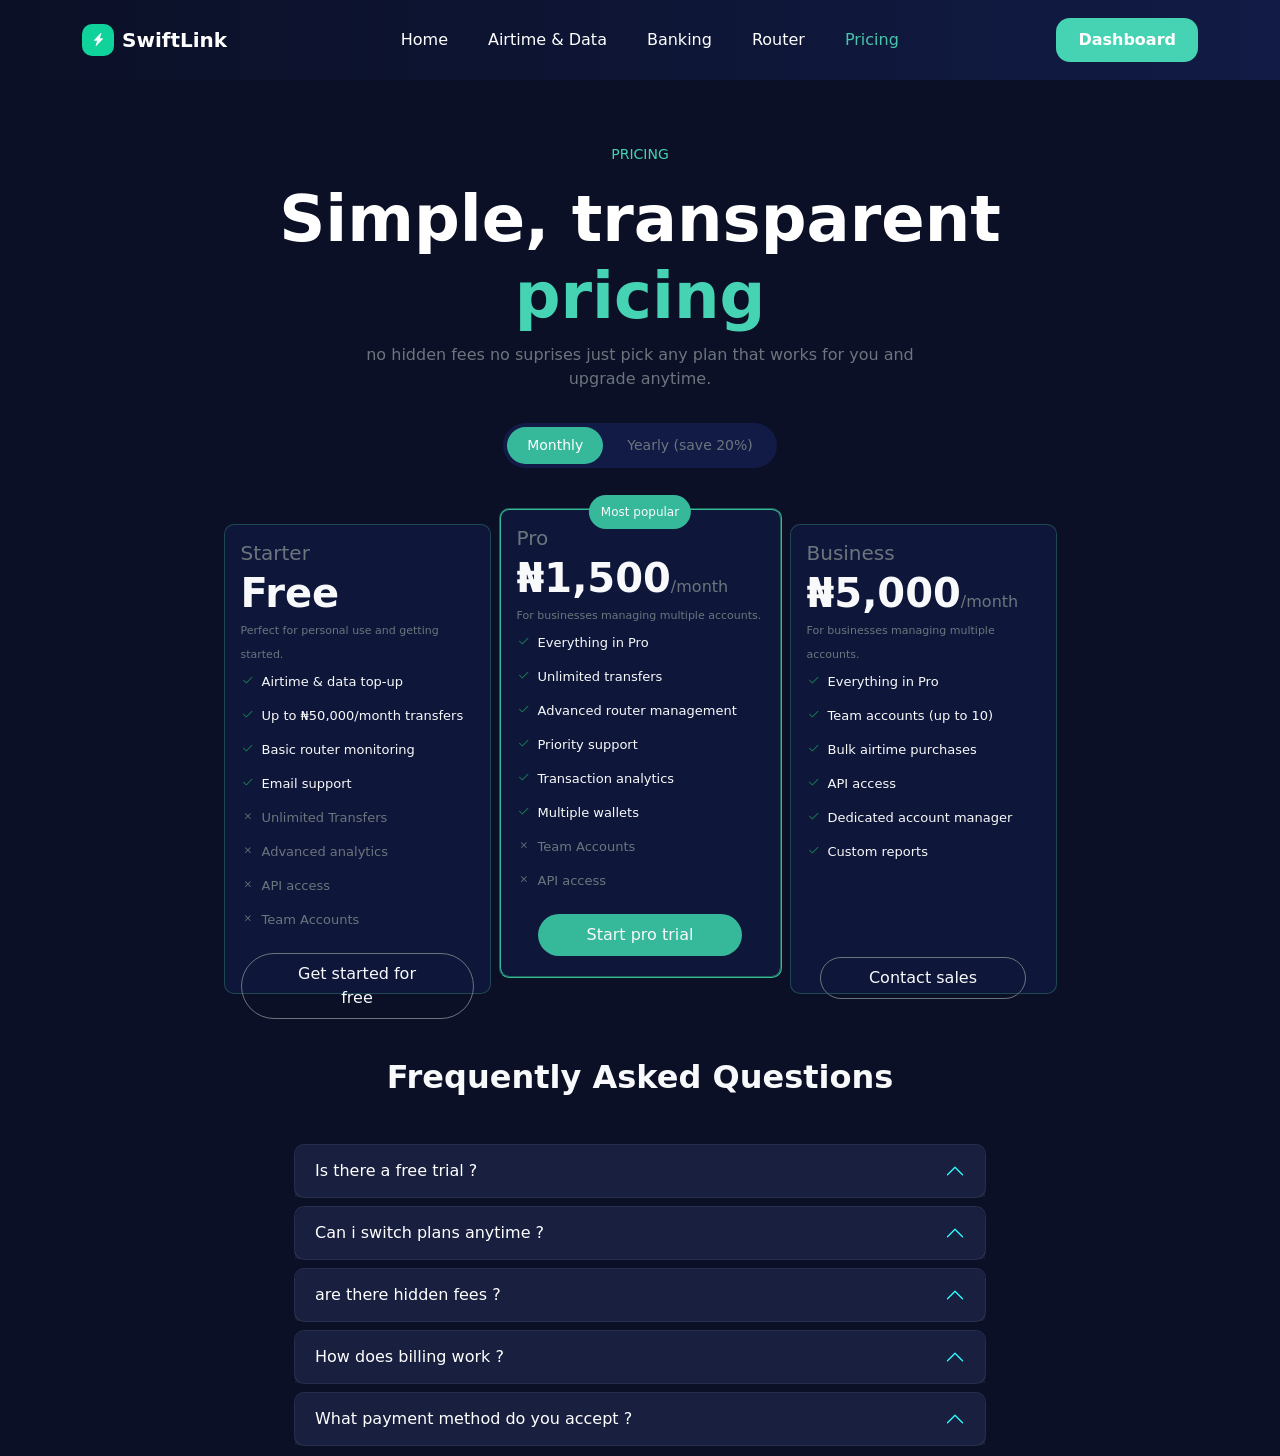
<file: pricing.html>
<!doctype html>
<html lang="en">
  <head>
    <meta charset="UTF-8" />
    <meta name="viewport" content="width=device-width, initial-scale=1.0" />

    <!-- Bootstrap -->
  <link
      href="https://cdn.jsdelivr.net/npm/bootstrap@5.3.3/dist/css/bootstrap.min.css"
      rel="stylesheet"
    />

    <link rel="shortcut icon" href="image/file_00000000f730720ab4262de3e27798d8-removebg-preview.png" type="image/x-icon">
    <link
      rel="stylesheet"
      href="https://cdn.jsdelivr.net/npm/bootstrap-icons@1.13.1/font/bootstrap-icons.min.css"
    />
    <link rel="stylesheet" href="pricing.css" />

    <title>SwiftLink</title>
  </head>
  <body>
    <nav class="navbar navbar-expand-lg fixed-top custom-navbar">
      <div class="container ">
        <!-- Logo -->
        <a class="navbar-brand d-flex align-items-center gap-2" href="#">
          <!-- <img
            src="image/file_00000000f730720ab4262de3e27798d8-removebg-preview.png"
            class="logo"
            alt=""
          /> -->
          <div class="brand-icon">
      <i class="bi bi-lightning-charge-fill"></i>
    </div>
          <span class="text-white fw-bold">SwiftLink</span>
        </a>

        <!-- Hamburger -->
        <button
          class="navbar-toggler text-light"
          type="button"
          data-bs-toggle="collapse"
          data-bs-target="#navbarContent"
        >
          <span class="navbar-toggler-icon"></span>
        </button>

        <!-- Navbar Content -->
        <div class="collapse navbar-collapse" id="navbarContent">
          <!-- Center Links -->
          <ul class="navbar-nav mx-auto gap-lg-4">
            <li class="nav-item">
              <a class="nav-link text-info" href="index.html">Home</a>
            </li>

            <li class="nav-item">
              <a class="nav-link " href="airtime&data.html">Airtime & Data</a>
            </li>

            <li class="nav-item">
              <a class="nav-link " href="banking.html">Banking</a>
            </li>

            <li class="nav-item">
              <a class="nav-link " href="router.html">Router</a>
            </li>

            <li class="nav-item">
              <a class="nav-link data" href="pricing.html">Pricing</a>
            </li>
          </ul>

          <!-- Right Buttons -->
          <div class="d-flex align-items-center gap-3">
            

            <a href="#sidebar" class="start-btn text-decoration-none d-block" data-bs-toggle="offcanvas" role="button" aria-controls="sidebar" >Dashboard</a>
          </div>
        </div>
      </div>
    </nav>

    <section class="mt-2 section5 p-3 ">

       
          
    <p class="fw-medium ee text-center ">PRICING</p>
    <h1 class=" text-white display-3 h1 text-center"> Simple, transparent<br>
      <span class="one">pricing
</span> </h1> 
<p class="text-center text-secondary fs-6">no hidden fees no suprises just pick any plan that works for you and <br class="d-none d-lg-inline"> upgrade anytime.</p>

 

<div class="container">
    <div class="row justify-content-center ">

     <div class="toggle-wrapper d-flex mt-3   gap-1 p-1 ">
  <button type="button" class="toggle-tab active" id="sendTab">Monthly</button>
  <button type="button" class="toggle-tab" id="receiveTab">Yearly (save 20%)</button>
</div>
</div>

  <div class="row mt-4 g-3 justify-content-center">

   
    
    <div class=" col-12 col-lg-3 ">

         


      <div class="card cardd bg-transparent mt-0 mt-lg-3">

        <div class="card-body">
          <h5 class=" card-title text-secondary">Starter</h5>
          <h1 class="card-subtitle h1 text-light">Free</h1>
          <small class="small1 text-secondary">Perfect for personal use and getting started.

</small>
<ul class="list-unstyled  text-light  ">
  <li><i class="bi bi-check2 me-2 text-success"></i>Airtime & data top-up
  </li>

  <li><i class="bi bi-check2 me-2 text-success"></i>Up to ₦50,000/month transfers
</li>
  <li>
    <i class="bi bi-check2 me-2 text-success"></i>Basic router monitoring

  </li>
  <li>
    <i class="bi bi-check2 me-2 text-success"></i>Email support
  </li>

   <li class="text-secondary">
    <i class="bi bi-x me-2 text-secondary"></i>Unlimited Transfers
  </li>

   <li class="text-secondary">
    <i class="bi bi-x me-2 text-secondary"></i>Advanced analytics
  </li>

   <li class="text-secondary">
    <i class="bi bi-x me-2 text-secondary"></i>API access
  </li>

   <li class="text-secondary">
    <i class="bi bi-x me-2 text-secondary"></i>Team Accounts
  </li>
</ul>




<div class="d-flex justify-content-center ">
<a href="#" class="btn btn-outline-secondary text-light bg-transparent  px-5 py-2 rounded-pill ">Get started for free</a>
</div>
        </div>
      </div>


    </div>

    <div class="col-12 col-lg-3  px-lg-0">
        <div class="card carddd bg-transparent position-relative mt-3 mt-lg-0 ">
          <div class="floating-text">
            <span class="most rounded-pill  text-light">Most popular</span>
          </div>

        <div class="card-body">
          <h5 class=" card-title text-secondary">Pro </h5>
          <h1 class="card-subtitle h1 text-light">₦1,500<span class="text-secondary fs-6 fw-normal">/month</span></h1>
          <small class="small1 text-secondary">For businesses managing multiple accounts.

</small>
<ul class="list-unstyled  text-light ">
  <li><i class="bi bi-check2 me-2 text-success"></i>Everything in Pro
  </li>

  <li><i class="bi bi-check2 me-2 text-success"></i>Unlimited transfers

</li>
  <li>
    <i class="bi bi-check2 me-2 text-success"></i>Advanced router management

  </li>
  <li>
    <i class="bi bi-check2 me-2 text-success"></i>Priority support


  </li>
  <li>
    <i class="bi bi-check2 me-2 text-success"></i>Transaction analytics



  </li>
  <li>
    <i class="bi bi-check2 me-2 text-success"></i>Multiple wallets


  </li>

  <li class="text-secondary">
    <i class="bi bi-x me-2 text-secondary"></i>Team Accounts
  </li>

   <li class="text-secondary">
    <i class="bi bi-x me-2 text-secondary"></i>API access
  </li>

</ul>

<div class="d-flex justify-content-center ">
<a href="#" class="btn  text-light bg-transparent  px-5 py-2 rounded-pill btn11 ">Start pro trial</a>
</div>
        </div>
      </div>
      
    </div>
      

    <div class=" col-12 col-lg-3">

      
      

      <div class="card cardd bg-transparent mt-0 mt-lg-3 ">

        <div class="card-body">
          <h5 class=" card-title text-secondary">Business </h5>
          <h1 class="card-subtitle h1 text-light">₦5,000<span class="text-secondary fs-6 fw-normal">/month</span></h1>
          <small class="small1 text-secondary">For businesses managing multiple accounts.

</small>
<ul class="list-unstyled  text-light ">
  <li><i class="bi bi-check2 me-2 text-success"></i>Everything in Pro
  </li>

  <li><i class="bi bi-check2 me-2 text-success"></i>Team accounts (up to 10)
</li>
  <li>
    <i class="bi bi-check2 me-2 text-success"></i>Bulk airtime purchases

  </li>
  <li>
    <i class="bi bi-check2 me-2 text-success"></i>API access


  </li>
  <li>
    <i class="bi bi-check2 me-2 text-success"></i>Dedicated account manager



  </li>
  <li>
    <i class="bi bi-check2 me-2 text-success"></i>Custom reports


  </li>

</ul>
<br>
<div class="d-flex justify-content-center mt-5">
<a href="#" class="btn btn-outline-secondary text-light bg-transparent  px-5 py-2 rounded-pill ">Contact sales</a>
</div>
        </div>
      </div>


    </div>

  </div>


</div>
</section>

<section class="mt-5">

    <div class="container">
        <div class="text-center mb-5">
            <h2 class=" h2 text-light">Frequently Asked Questions</h2>
        </div>
    </div>

    <div class="container d-flex justify-content-center">

    <div class="accordion  " id="faq" >

        <div class="accordion-item mb-2">
            <h2 class="accordion-header" id="header-1">
                <button class="accordion-button text-light" type="button" data-bs-toggle="collapse" data-bs-target="#chapter1" aria-expanded="true" aria-controls="chapter1">
                    Is there a free trial ?
                </button>
            </h2>
            <div id="chapter1" class="accordion-collapse collapse " aria-labelledby="heading1" data-bs-parent="#faq">
                <div class="accordion-body">
                    <p class="text-light">Yes! the pro plan comes with 30 day free trial. No credit card required</p>
                </div>
            </div>


        </div>

         <div class="accordion-item mb-2">
            <h2 class="accordion-header" id="header-2">
                <button class="accordion-button text-light" type="button" data-bs-toggle="collapse" data-bs-target="#chapter2" aria-expanded="true" aria-controls="chapter2">
                    Can i switch plans anytime ?
                </button>
            </h2>
            <div id="chapter2" class="accordion-collapse collapse " aria-labelledby="heading1" data-bs-parent="#faq">
                <div class="accordion-body">
                    <p class="text-light">Absolutely. You can upgrade or downgrade your plan at any time from your account settings.</p>
                </div>
            </div>


        </div>

         <div class="accordion-item mb-2">
            <h2 class="accordion-header" id="header-3">
                <button class="accordion-button text-light" type="button" data-bs-toggle="collapse" data-bs-target="#chapter3" aria-expanded="true" aria-controls="chapter3">
                    are there hidden fees ?
                </button>
            </h2>
            <div id="chapter3" class="accordion-collapse collapse " aria-labelledby="heading1" data-bs-parent="#faq">
                <div class="accordion-body">
                    <p class="text-light">Never. SwiftLink charges zero hidden fees. What you see is what you pay.</p>
                </div>
            </div>


        </div>

         <div class="accordion-item mb-2">
            <h2 class="accordion-header" id="header-4">
                <button class="accordion-button text-light" type="button" data-bs-toggle="collapse" data-bs-target="#chapter4" aria-expanded="true" aria-controls="chapter4">
                    How does billing work ?
                </button>
            </h2>
            <div id="chapter4" class="accordion-collapse collapse " aria-labelledby="heading1" data-bs-parent="#faq">
                <div class="accordion-body">
                    <p class="text-light">You're billed monthly or yearly depending on your preference. Yearly billing saves you 20%.</p>
                </div>
            </div>


        </div>


         <div class="accordion-item">
            <h2 class="accordion-header" id="header-5">
                <button class="accordion-button" type="button" data-bs-toggle="collapse" data-bs-target="#chapter5" aria-expanded="true" aria-controls="chapter5">
                    What payment method do you accept ?
                </button>
            </h2>
            <div id="chapter5" class="accordion-collapse collapse " aria-labelledby="heading1" data-bs-parent="#faq">
                <div class="accordion-body">
                    <p class="text-light">We accept all major Nigerian bank cards, bank transfers, and USSD payments.</p>
                </div>
            </div>


        </div>
    </div>

    </div>

</section>

 <div class="offcanvas offcanvas-end " tabindex="1" id="sidebar" aria-labelledby="sidebar-label">
  
  <div class=" ">
  <div class="offcanvas-header  ">
     <a class="navbar-brand d-flex align-items-center gap-2 offcanvas-title " id="sidebar-label" href="#">
          <!-- <img
            src="image/file_00000000f730720ab4262de3e27798d8-removebg-preview.png"
            class="logo"
            alt=""
          /> -->
          <div class="brand-icon">
      <i class="bi bi-lightning-charge-fill"></i>
    </div>
          <span class="text-white fw-bold ">SwiftLink</span>
        </a> 
    <button type="button" class="btn-close " data-bs-dismiss="offcanvas" aria-label="Close">
       <i class="bi bi-x-lg text-light fs-5 "></i>
    </button>

  
  </div>    
  

   <div class="offcanvas-body">

    
    
    <div class="container d-flex justify-content-between">
  <i class="bi bi-c-circle-fill fs-1 icon" ></i>

  <div class=" ms-2 mt-lg-2 me-auto">
  
  <span class="text-light fw-medium fs-6  ">  Chinedu A.</span> <br>
  <small class="text-secondary small1">chinedu117@gmail.com</small>
  </div>
   <span class="badge  px-2 py-1 align-self-start mt-2">success</span>
</div>

<div class="border border-2 p-3 py-3 container vudu mt-4 bb mb-4" style="background-color: #111b4580;">
        <div class="d-flex justify-content-between">
          <small class="text-secondary">WALLET BALANCE</small>
        
        </div>
        <h1 class=" mt-3 h3 text-light">₦29,104.00</h1>
      

        <div class="d-flex mt-4">
          <a href="" class="btn btn11 fw-medium text-light me-2 align-self-start ">+ Fund wallet</a>
          <a href="" class="btn fw-medium text-light trans ">
            <i class="bi bi-send-fill text-light fs-6 me-2"> </i>Transfer</a>
        </div>
        
      </div>

      </div>
      </div>
      

      <div class="  container scroll overflow-y-scroll">
        <span class="text-secondary fs-6 menu d-block mt-2">MENU</span>
        <ul class="list-unstyled ul p-3 ">

          <li class="mb-2">
              <a href="dash.html" class="text-decoration-none linkk fw-medium">
                <i class="bi bi-speedometer2  me-2 fs-6"></i>
                Dashboard
              </a>
          </li>

          <li class="mb-2">
              <a href="dash-airtime&data.html" class="text-decoration-none fw-medium ">
                <i class="bi bi-sim-fill me-2   fs-6 "></i>
                Airtime & Data
              </a>

            
          </li>
          <li class="mb-2">
              <a href="dash-banking.html" class="text-decoration-none fw-medium ">
                <i class="bi bi-bank2 me-2 fs-6"></i>
                Banking
            
          </li>
          <li class="mb-2">
              <a href="#" class="text-decoration-none fw-medium ">
                <i class="bi bi-router-fill me-2 fs-6"></i>
                Router Management
              </a>  
           
          </li>
          <li class="mb-2">
              <a href="dash-transactions.html" class="text-decoration-none fw-medium ">
                <i class="bi bi-arrow-left-right fs-6 me-2"></i>
                Transactions
            
          </li>
          <li>
              <a href="dash-wallet.html" class="text-decoration-none fw-medium ">
                <i class="bi bi-wallet fs-6 me-2"></i>
                Wallet
              </a>
          </li>
        
        </ul>

         <span class="text-secondary fs-6">ACCOUNT</span>
         <ul class="list-unstyled ul p-3">


          <li>
             <a href="dash-settings.html" class="text-decoration-none fw-medium ">
                <i class="bi bi-gear me-2 fs-6"></i>
                Settings
              </a>  
           
          </li>
          <li>

             <a href="#" class="text-decoration-none fw-medium  ">
                <i class="bi bi-headset me-2 fs-6"></i>
                Support
              </a>  
           
          </li>
         </ul>

      </div>

      <div class="">
        <ul class="ul list-unstyled p-3 signout">
          <a href="index.html" class="text-decoration-none fw-medium  ">
                <i class="bi bi-box-arrow-left me-2 fs-6 text-danger"></i>
                Sign out
              </a>  

        </ul>
      </div>
  
</div>















    <script src="https://cdn.jsdelivr.net/npm/bootstrap@5.3.3/dist/js/bootstrap.bundle.min.js"></script>
  </body>
</html>
</file>
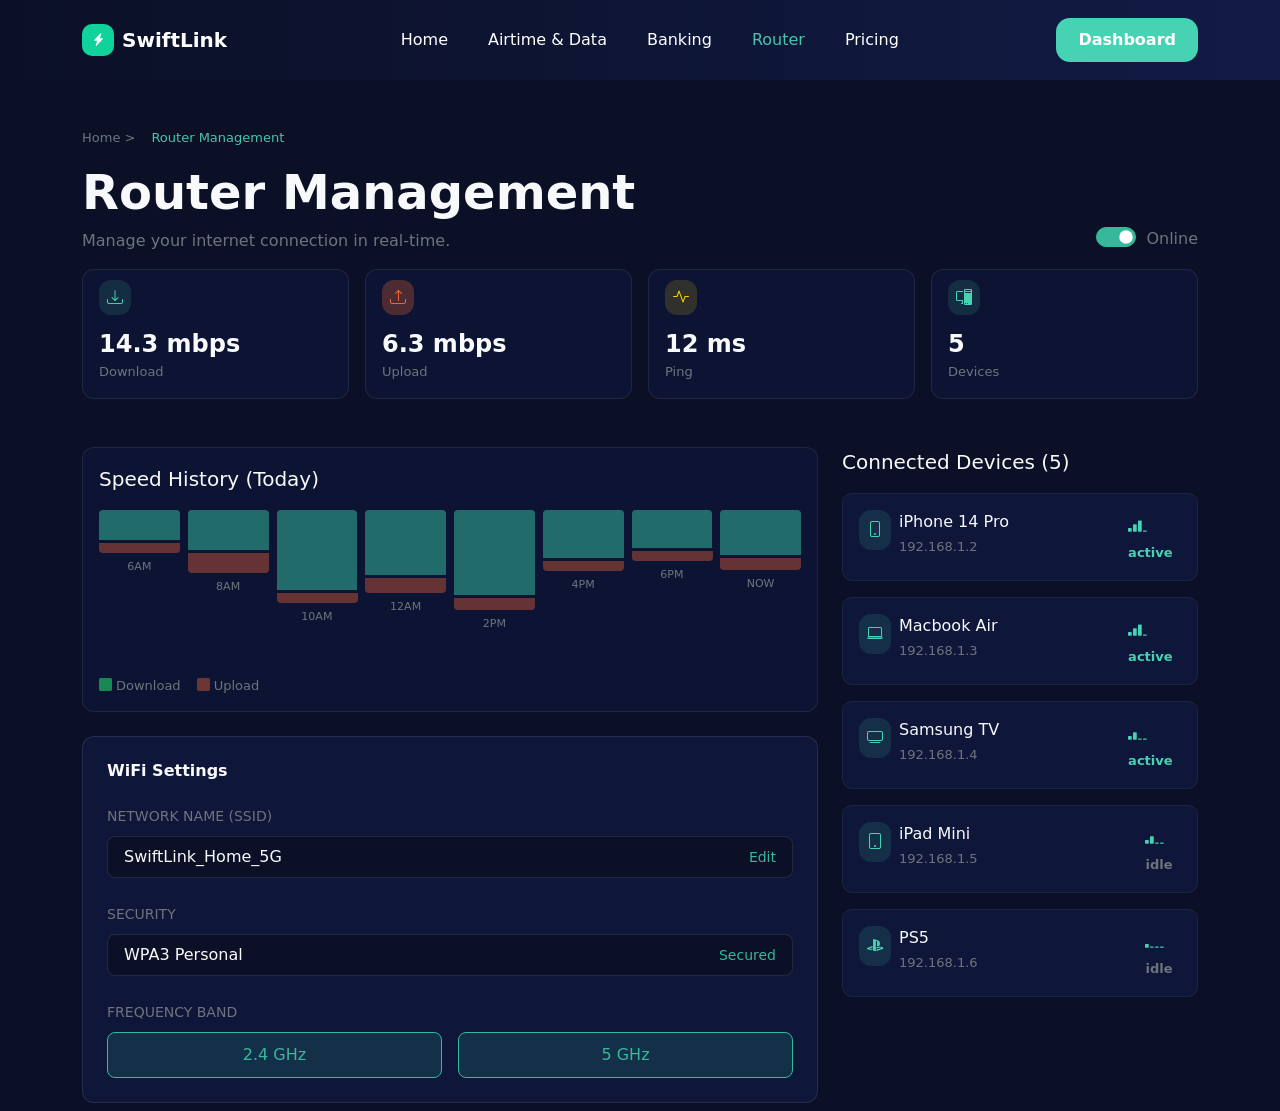
<file: router.html>
<!doctype html>
<html lang="en">
  <head>
    <meta charset="UTF-8" />
    <meta name="viewport" content="width=device-width, initial-scale=1.0" />

    <!-- Bootstrap -->
  <link
      href="https://cdn.jsdelivr.net/npm/bootstrap@5.3.3/dist/css/bootstrap.min.css"
      rel="stylesheet"
    />

    <link rel="shortcut icon" href="image/file_00000000f730720ab4262de3e27798d8-removebg-preview.png" type="image/x-icon">
    <link
      rel="stylesheet"
      href="https://cdn.jsdelivr.net/npm/bootstrap-icons@1.13.1/font/bootstrap-icons.min.css"
    />
    <link rel="stylesheet" href="router.css" />

    <title>SwiftLink</title>
  </head>
  <body>
    <nav class="navbar navbar-expand-lg fixed-top custom-navbar">
      <div class="container ">
        <!-- Logo -->
        <a class="navbar-brand d-flex align-items-center gap-2" href="#">
          <!-- <img
            src="image/file_00000000f730720ab4262de3e27798d8-removebg-preview.png"
            class="logo"
            alt=""
          /> -->
          <div class="brand-icon">
      <i class="bi bi-lightning-charge-fill"></i>
    </div>
          <span class="text-white fw-bold">SwiftLink</span>
        </a>

        <!-- Hamburger -->
        <button
          class="navbar-toggler text-light"
          type="button"
          data-bs-toggle="collapse"
          data-bs-target="#navbarContent"
        >
          <span class="navbar-toggler-icon"></span>
        </button>

        <!-- Navbar Content -->
        <div class="collapse navbar-collapse" id="navbarContent">
          <!-- Center Links -->
          <ul class="navbar-nav mx-auto gap-lg-4">
            <li class="nav-item">
              <a class="nav-link text-info" href="index.html">Home</a>
            </li>

            <li class="nav-item">
              <a class="nav-link " href="airtime&data.html">Airtime & Data</a>
            </li>

            <li class="nav-item">
              <a class="nav-link " href="banking.html">Banking</a>
            </li>

            <li class="nav-item">
              <a class="nav-link data" href="router.html">Router</a>
            </li>

            <li class="nav-item">
              <a class="nav-link" href="pricing.html">Pricing</a>
            </li>
          </ul>

          <!-- Right Buttons -->
          <div class="d-flex align-items-center gap-3">
            

            <a href="#sidebar" class="start-btn text-decoration-none d-block" data-bs-toggle="offcanvas" role="button" aria-controls="sidebar" >Dashboard</a>
          </div>
        </div>
      </div>
    </nav>


    <section class="p-2">

      <div class="d-flex container">
            <a href="index.html" class="text-decoration-none text-secondary fw-medium ab me-3">Home    ></a>
            <a href="#" class="data text-decoration-none fw-medium ab">Router Management</a>
        </div>

         <div class="container d-block d-lg-flex align-items-end justify-content-between">

          <div class="">
            <h1 class="display-5 h1 text-light mt-3 mb-2">Router Management</h1>
            <p class="text-secondary">Manage your internet connection in real-time.</p>

            </div>
            
            <div class="form-check form-switch fs-5">
  <label class="form-check-label text-secondary fs-6 mb-3" for="flexSwitchCheckDefault">Online</label>        
  <input class="form-check-input" type="checkbox" id="flexSwitchCheckDefault" checked>
 
</div>

        </div>

        <div class="container">
          <div class="row g-3">
            
              <div class="col-6 col-lg-3">
            <div class="div1 p-3 ">
               <i class="bi bi-download p-2 fs-6 align-self-start simm"></i>
              <span class="span text-light mt-3 fs-4 d-block">14.3 mbps</span>
              <span class="text-secondary  d-block small1">Download</span>
            </div>
            
            
            
            
            
            </div>
              <div class="col-6 col-lg-3">
                 <div class="div1 p-3 ">
               <i class="bi bi-upload p-2 fs-6 align-self-start send2"></i>
              <span class="span text-light mt-3 fs-4 d-block">6.3 mbps</span>
              <span class="text-secondary  d-block small1">Upload</span>
            </div>


              </div>
            

            
               <div class="col-6 col-lg-3">
            <div class="div1 p-3 ">
               <i class="bi bi-activity act p-2 fs-6 align-self-start sim"></i>
              <span class="span text-light mt-3 fs-4 d-block">12 ms</span>
              <span class="text-secondary  d-block small1">Ping</span>
            </div>
            
            
            
            
            
          </div>

             <div class="col-6 col-lg-3">
            <div class="div1 p-3 ">
               <i class="bi bi-pc-display p-2 fs-6 align-self-start simm"></i>
              <span class="span text-light mt-3 fs-4 d-block">5</span>
              <span class="text-secondary  d-block small1">Devices</span>
            </div>
        
            </div>
          </div>









          <div class="row mt-5">
            <div class="col-lg-8">

            <div class="bar-chart div1 p-3">
              <p class="fs-5 fw-medium text-light">Speed History (Today)</p>

              <div class="speed-chart d-flex align-items-end gap-2" style="align-items: flex-end !important;">
 <div class="time-bar">
  <div class="bar-upload" style="height: 30px;"></div>
  <div class="bar-download" style="height: 10px;"></div>
  <small class="text-secondary time-label">6AM</small>
</div>

<div class="time-bar">
  <div class="bar-upload" style="height: 40px;"></div>
  <div class="bar-download" style="height: 20px;"></div>
  <small class="text-secondary time-label">8AM</small>
</div>

<div class="time-bar">
  <div class="bar-upload" style="height: 80px;"></div>
  <div class="bar-download" style="height: 10px;"></div>
  <small class="text-secondary time-label">10AM</small>
</div>

<div class="time-bar">
  <div class="bar-upload" style="height: 65px;"></div>
  <div class="bar-download" style="height: 15px;"></div>
  <small class="text-secondary time-label">12AM</small>
</div>

<div class="time-bar">
  <div class="bar-upload" style="height: 85px;"></div>
  <div class="bar-download" style="height: 12px;"></div>
  <small class="text-secondary time-label">2PM</small>
</div>

<div class="time-bar">
  <div class="bar-upload" style="height: 48px;"></div>
  <div class="bar-download" style="height: 10px;"></div>
  <small class="text-secondary time-label">4PM</small>
</div>

<div class="time-bar">
  <div class="bar-upload" style="height: 38px;"></div>
  <div class="bar-download" style="height: 10px;"></div>
  <small class="text-secondary time-label">6PM</small>
</div>

<div class="time-bar">
  <div class="bar-upload" style="height: 45px;"></div>
  <div class="bar-download" style="height: 12px;"></div>
  <small class="text-secondary time-label">NOW</small>
</div>
  
</div>

<!-- Legend -->
<div class="d-flex gap-3 mt-3">
  <span class="small1 text-secondary"><i class="bi bi-square-fill text-success me-1 "></i>Download</span>
  <span class="small1 text-secondary"><i class="bi bi-square-fill me-1" style="color: rgba(241, 102, 52, 0.411);"></i>Upload</span>
</div>









            </div>





<div class="wifi-form p-4 mt-4">
  <h6 class="text-light fw-bold mb-4">WiFi Settings</h6>

  <!-- Network Name -->
  <small class="form-label-text text-secondary fw-medium">NETWORK NAME (SSID)</small>
  <div class="d-flex wifi-input-group mt-2 mb-4 px-3 py-2 align-items-center justify-content-between">
    <span class="text-light">SwiftLink_Home_5G</span>
    <a href="#" class="success text-decoration-none small fw-medium">Edit</a>
  </div>

  <!-- Security -->
  <small class="form-label-text text-secondary fw-medium">SECURITY</small>
  <div class="d-flex wifi-input-group mt-2 mb-4 px-3 py-2 align-items-center justify-content-between">
    <span class="text-light">WPA3 Personal</span>
    <span class="success small fw-medium">Secured</span>
  </div>

  <!-- Frequency Band -->
  <small class="form-label-text text-secondary fw-medium">FREQUENCY BAND</small>
  <div class="d-flex gap-3 mt-2">
    <button class="btn freq-btn active w-100">2.4 GHz</button>
    <button class="btn freq-btn active w-100">5 GHz</button>
  </div>

</div>



          </div>



          <div class="col-12 col-lg-4">
 <p class="fs-5 fw-medium text-light  mb-3">Connected Devices (5)</p>
            <div class="d-flex p-3 air mb-3">
                             <i class="bi bi-phone p-2 fs-6 align-self-start simm"></i>
                             <div class="me-auto ms-2">
                          <span class="text-light fw-medium"> iPhone 14 Pro </span>  <br>
                          <small class="text-secondary small1">192.168.1.2</small>
                        </div>
                        

                        <div>
                           <i class="bi bi-reception-3 bg-transparent  fs-5 ms-4 align-self-start simm"></i> <br>
                          <span class="badge bg-transparent bad small1 ms-3">active</span>
                        </div>
                

                </div>

                <div class="d-flex p-3 air mb-3">
                             <i class="bi bi-laptop p-2 fs-6 align-self-start simm"></i>
                             <div class="me-auto ms-2">
                          <span class="text-light fw-medium"> Macbook Air </span>  <br>
                          <small class="text-secondary small1">192.168.1.3</small>
                        </div>
                        

                        <div>
                           <i class="bi bi-reception-3 bg-transparent  fs-5 ms-4 align-self-start simm"></i> <br>
                          <span class="badge bad bg-transparent small1 ms-3">active</span>
                        </div>
                

                </div>

                <div class="d-flex p-3 air mb-3">
                             <i class="bi bi-tv p-2 fs-6 align-self-start simm"></i>
                             <div class="me-auto ms-2">
                          <span class="text-light fw-medium">Samsung TV</span>  <br>
                          <small class="text-secondary small1">192.168.1.4</small>
                        </div>
                        

                        <div>
                           <i class="bi bi-reception-2 bg-transparent  fs-5 ms-4 align-self-start simm"></i> <br>
                          <span class="badge bad bg-transparent small1 ms-3">active</span>
                        </div>
                

                </div>

                <div class="d-flex p-3 air mb-3">
                             <i class="bi bi-tablet p-2 fs-6 align-self-start simm"></i>
                             <div class="me-auto ms-2">
                          <span class="text-light fw-medium"> iPad Mini </span>  <br>
                          <small class="text-secondary small1">192.168.1.5</small>
                        </div>
                        

                        <div>
                           <i class="bi bi-reception-2 bg-transparent  fs-5 ms-4 align-self-start simm"></i> <br>
                          <span class="badge text-secondary bg-transparent small1 ms-3">idle</span>
                        </div>
                

                </div>

                <div class="d-flex p-3 air mb-3">
                             <i class="bi bi-playstation p-2 fs-6 align-self-start simm"></i>
                             <div class="me-auto ms-2">
                          <span class="text-light fw-medium"> PS5 </span>  <br>
                          <small class="text-secondary small1">192.168.1.6</small>
                        </div>
                        

                        <div>
                           <i class="bi bi-reception-1 bg-transparent  fs-5 ms-4 align-self-start simm"></i> <br>
                          <span class="badge text-secondary bg-transparent small1 ms-3">idle</span>
                        </div>
                

                </div>
          </div>
          </div>
        </div>













    </section>

    <div class="offcanvas offcanvas-end " tabindex="1" id="sidebar" aria-labelledby="sidebar-label">
  
  <div class=" ">
  <div class="offcanvas-header  ">
     <a class="navbar-brand d-flex align-items-center gap-2 offcanvas-title " id="sidebar-label" href="#">
          <!-- <img
            src="image/file_00000000f730720ab4262de3e27798d8-removebg-preview.png"
            class="logo"
            alt=""
          /> -->
          <div class="brand-icon">
      <i class="bi bi-lightning-charge-fill"></i>
    </div>
          <span class="text-white fw-bold ">SwiftLink</span>
        </a> 
    <button type="button" class="btn-close " data-bs-dismiss="offcanvas" aria-label="Close">
       <i class="bi bi-x-lg text-light fs-5 "></i>
    </button>

  
  </div>    
  

   <div class="offcanvas-body">

    
    
    <div class="container d-flex justify-content-between">
  <i class="bi bi-c-circle-fill fs-1 icon" ></i>

  <div class=" ms-2 mt-lg-2 me-auto">
  
  <span class="text-light fw-medium fs-6  ">  Chinedu A.</span> <br>
  <small class="text-secondary small1">chinedu117@gmail.com</small>
  </div>
   <span class="badge  px-2 py-1 align-self-start mt-2">success</span>
</div>

<div class="border border-2 p-3 py-3 container vudu mt-4 bb mb-4" style="background-color: #111b4580;">
        <div class="d-flex justify-content-between">
          <small class="text-secondary">WALLET BALANCE</small>
        
        </div>
        <h1 class=" mt-3 h3 text-light">₦29,104.00</h1>
      

        <div class="d-flex mt-4">
          <a href="" class="btn btn11 fw-medium text-light me-2 align-self-start ">+ Fund wallet</a>
          <a href="" class="btn fw-medium text-light trans ">
            <i class="bi bi-send-fill text-light fs-6 me-2"> </i>Transfer</a>
        </div>
        
      </div>

      </div>
      </div>
      

      <div class="  container scroll overflow-y-scroll">
        <span class="text-secondary fs-6 menu d-block mt-2">MENU</span>
        <ul class="list-unstyled ul p-3 ">

          <li class="mb-2">
              <a href="dash.html" class="text-decoration-none linkk fw-medium">
                <i class="bi bi-speedometer2  me-2 fs-6"></i>
                Dashboard
              </a>
          </li>

          <li class="mb-2">
              <a href="dash-airtime&data.html" class="text-decoration-none fw-medium ">
                <i class="bi bi-sim-fill me-2   fs-6 "></i>
                Airtime & Data
              </a>

            
          </li>
          <li class="mb-2">
              <a href="dash-banking.html" class="text-decoration-none fw-medium ">
                <i class="bi bi-bank2 me-2 fs-6"></i>
                Banking
            
          </li>
          <li class="mb-2">
              <a href="dash-router.html" class="text-decoration-none fw-medium ">
                <i class="bi bi-router-fill me-2 fs-6"></i>
                Router Management
              </a>  
           
          </li>
          <li class="mb-2">
              <a href="dash-transactions.html" class="text-decoration-none fw-medium ">
                <i class="bi bi-arrow-left-right fs-6 me-2"></i>
                Transactions
            
          </li>
          <li>
              <a href="dash-wallet.html" class="text-decoration-none fw-medium ">
                <i class="bi bi-wallet fs-6 me-2"></i>
                Wallet
              </a>
          </li>
        
        </ul>

         <span class="text-secondary fs-6">ACCOUNT</span>
         <ul class="list-unstyled ul p-3">


          <li>
             <a href="dash-settings.html" class="text-decoration-none fw-medium ">
                <i class="bi bi-gear me-2 fs-6"></i>
                Settings
              </a>  
           
          </li>
          <li>

             <a href="#" class="text-decoration-none fw-medium  ">
                <i class="bi bi-headset me-2 fs-6"></i>
                Support
              </a>  
           
          </li>
         </ul>

      </div>

      <div class="">
        <ul class="ul list-unstyled p-3 signout">
          <a href="index.html" class="text-decoration-none fw-medium  ">
                <i class="bi bi-box-arrow-left me-2 fs-6 text-danger"></i>
                Sign out
              </a>  

        </ul>
      </div>
  
</div>





      <script src="https://cdn.jsdelivr.net/npm/bootstrap@5.3.3/dist/js/bootstrap.bundle.min.js"></script>
  </body>
</html>
</file>
<file: style.css>
body{
      background:#0b1026;
      padding-top: 100px;
    }

    /* .section2{
      background: #111b4554 ;
    }
    .section3{
      background: #0b1026;
    }
    .section4{
       background: #111b4554 ;

    }
    .section5{
      background: #0b1026;
    } */
     .brand-icon{
  width:32px;
  height:32px;
  border-radius:10px;
  background:#0fd39a;
  display:flex;
  align-items:center;
  justify-content:center;
  color:#fff;
  font-size:13px;
}


    .custom-navbar{
      background: linear-gradient(to right,#0b1026,#111b45);
      padding: 18px 0;
    }
    .navbar-toggler {
  border: 1px solid #36b89b;
  padding: 4px 8px;
}

.navbar-toggler-icon {
  background-image: url("data:image/svg+xml,%3Csvg xmlns='http://www.w3.org/2000/svg' viewBox='0 0 30 30'%3E%3Cpath stroke='rgba(0, 255, 180, 1)' stroke-width='2' d='M4 7h22M4 15h22M4 23h22'/%3E%3C/svg%3E");
}

    .nav-link{
      color: white !important;
      font-weight: 500;
    }

    .nav-link:hover{
      color:#4fd1c5 !important;
    }

    .logo{
      width:40px;
      height:40px;
      object-fit:contain;
    }

    .login-btn{
      color:white;
      font-weight:600;
    }

    .start-btn{
      background:#45d3b3;
      border:none;
      padding:10px 22px;
      border-radius:14px;
      font-weight:600;
      color:white;
    }

    .start-btn:hover{
      background:#36b89b;
    }

    .info{
      color: #48c5aa !important;
    }

    .text{
      background-color:#36b89c1f ;
      color: #45d3b3;
      font-family: 'Gill Sans', 'Gill Sans MT', Calibri, 'Trebuchet MS', sans-serif;
      border-color: #45d3b28a !important;
      
    }
    .h1{
      /* font-size: 100px; */
     font-weight: 900;
    }
    .span1{
      color: rgb(241, 103, 52);
    }
    .span2{
      color: #45d3b3;
    }
    .lead{
      font-family: 'Lucida Sans', 'Lucida Sans Regular', 'Lucida Grande', 'Lucida Sans Unicode', Geneva, Verdana, sans-serif;

    }

    .btn1{
      background-color:#36b89b !important;
      
      
    }

    .icon{
      background: linear-gradient(to right , #38dbb8, #437066);
      -webkit-background-clip: text;
      -webkit-text-fill-color: transparent;
    }
    .bb{
      border-radius: 15px !important;
      border: 1px solid rgb(56, 55, 55) !important;
      transition: all 0.3s ease;
    }
    .bb:hover{
      border-color: #48c5aa !important;
      box-shadow: 0 0 10px #3c9682 !important;
    }

    .bar{
      width: 35px;
      height: 30px;
      background-color: #45d3b28f;
      border-radius: 3px;
      opacity: 0.8;
    }
    .tall{
      height: 45px;
    }

    .taller{
      height: 50px;
    
    }
    .medium{
      height: 35px;
    }

    .small{
      height: 20px;
    }

    .badge{
      background-color: #437066d2;
      color: #45d3b3;
    }

    .bi-sim{
      background-color: rgba(241, 102, 52, 0.658);
      color: rgb(241, 103, 52);
      border-radius: 10px;
    }

    .small{
      font-size: 14px;
    }
    .small1{
      font-size: 11px;
    }
    .span1{
      color: rgb(241, 103, 52);
    }

    .bi-reception-4{
      color: #36b89b;
    }

    .hr{
      color: white;
    }

    .span66{
      color: whitesmoke;
      font-weight: 900;
      font-size: 30px;
    }

    
    /* .d1{
      background: linear-gradient(to top,#0b1026,#0c16418f);
    } */

    .ee{
      color: #45d3b3;
      font-size: 14px;
    }

    .h1{
      font-weight: 900;
    
      
    }

    .one{
      color: #45d3b3;
    }
  .get{
    font-size: 14px;
  }

  .row2{
    border-radius: 10px;
    border-color: #3c968265 !important;
    transition: all 0.3s ease;
    
  }

  .row2:hover{
    transform: scale(1.035);
  }

  .see{
    border-radius: 10px;
    color: #48c5aa;
  }

  .tex{
    line-height: 0.8cm;
  }

  .sec{
    font-size: 14px;
  }
  
  .bank{
    color: rgb(241, 103, 52);

  }

.secure{
  color: rgb(241, 103, 52);
  background-color: rgba(241, 102, 52, 0.507);
}

.learn1{
  color: rgb(241, 103, 52);
}

.row3{
  border-color: rgba(241, 102, 52, 0.26) !important;
  border-radius: 10px;
  transition: all 0.3s ease;
}
.row3:hover{
  transform: scale(1.035);
}

.router{
  color: rgba(180, 142, 180, 0.486);
}

.learn3{
  color: rgba(180, 142, 180, 0.486);
}

.row4{
  border-color: rgba(180, 142, 180, 0.486) !important;
  border-radius: 10px;
  transition: all 0.3s ease;
}
.row4:hover{
  transform: scale(1.035);
}

.live{
  color: rgb(138, 68, 207);
  background-color: rgba(138, 68, 207, 0.356);
}

.zero{
    font-weight: 900;
    font-size: 34px;
  color: #619c903d;
}

.how{
  border: 1px solid lightgray !important;
  border-radius: 10px;
  background-color: #111b4541;
  
}
.vvd{
  color: #7cc4b4 !important;
}

.wallet{
  color: rgb(241, 103, 52);
}

.zerotwo{
  color: rgba(241, 102, 52, 0.212);
   font-weight: 900;
    font-size: 34px;
  
}

.h3{
  font-weight: 900;
}

.charge{
  color: rgba(180, 142, 180, 0.486);
}

.zerothree{
  color: rgba(180, 142, 180, 0.267);
   font-weight: 900;
    font-size: 34px;
  
}
.coll{
  background-color: #111b45;
}

.star{
  color: rgb(241, 103, 52);
}
.tyy{
  border-radius: 10px;
  border-color: #43706665 !important;
}

.conny{
  
  
  transform: scale(-1);
  color: #36b89b;
}
.cool{
  border-radius: 10px !important;
  border: 1px groove rgb(139, 136, 136) !important;
}

.list-unstyled{
  line-height: 0.9cm;
  font-size: 13px;
}

.cardd{
  background-color:#111b45a1 !important;
  border-color: #3c968265 !important;
  border-radius: 10px;
  
}

.carddd{
  border:2px groove #36b89b;
  background-color:#111b45a1 !important;
  
  border-radius: 10px;
  
}

.most{
  background-color:#36b89b !important;
  position: absolute;
  top: -15px; /* how much it sticks out above */
  left: 50%; /* how far from the left */
  transform: translateX(-50%);
   
  padding: 8px 12px;
  font-size: 12px;
}
.card{
  height: 400px;
}

.btn11{
  background-color: #36b89b !important;
}

.final{
  border: 1px groove #43706677 !important;
  border-radius: 12px;
  background: radial-gradient(circle 300px at 50% 0 , #38dbb834   , transparent);
   max-width: 900px;
  margin: 0 auto;

}

footer {
  background-color:  #071a0f;
  overflow: hidden;
}

.footer-icon {
  width: 36px;
  height: 36px;
  border: 1px solid rgba(255,255,255,0.2);
  border-radius: 8px;
  display: flex;
  align-items: center;
  justify-content: center;
  color: white;
  text-decoration: none;
  transition: all 0.3s ease;
}

.footer-icon:hover {
  border-color: #36b89b;
  color: #36b89b;
}

.footer-links li {
  margin-bottom: 10px;
}

.footer-links a {
  text-decoration: none;
  color: #6c757d;
  font-size: 14px;
  transition: color 0.3s ease;
}

.footer-links a:hover {
  color: #36b89b;
}

.footer-input {
  background-color: #111b45;
  border: 1px solid rgba(255,255,255,0.1);
  color: white;
  font-size: 13px;
}

.footer-input:focus {
  background-color: #111b45;
  border-color: #36b89b;
  color: white;
  box-shadow: none;
}

.subscribe-btn {
  background-color: #36b89b;
  color: white;
  font-weight: 600;
  transition: all 0.3s ease;
}

.subscribe-btn:hover {
  background-color: #2ea085;
  color: white;
}

.footer-bottom-link {
  text-decoration: none;
  color: #6c757d;
  font-size: 13px;
  transition: color 0.3s ease;
}

.footer-bottom-link:hover {
  color: #36b89b;
}

.footer-watermark {
  font-size: clamp(40px, 15vw, 120px); 
  font-weight: 900;
  color: rgba(54, 184, 155, 0.05);
  letter-spacing: 10px;
  user-select: none;
  line-height: 1;
}

::placeholder{
  color: lightgray !important;
}
@media (max-width: 992px) {
  .final .btn {
    width: 80% !important;
  }
}


.offcanvas{
  background-color: #0b1026;
  width: 330px !important; ;
}

.offcanvas-header{
  border-bottom: 1px groove rgba(255,255,255,0.2) !important;

}

.linkk{
  color: #36b89b !important;
}

::-webkit-scrollbar {
  width: 15px;
}
::-webkit-scrollbar-track {
  background: #111b45;
}
::-webkit-scrollbar-thumb {
  background: #36b89b;
  border-radius: 8px;
  border: 2px groove #0b1026;
}

.ul{
  font-size: 14px;
  transition:all 0.3s ease ;
}
.ul a:hover{
  background-color: rgba(128, 128, 128, 0.123);
  border-radius: 10px;
  
}

.ul a{
  color: rgb(175, 175, 175);
  display: block;
  

}

.ul i{
  padding-left: 10px;
}

.signout{
  border-top: 1px groove rgba(255, 255, 255, 0.096) !important;
}

.trans{
  background-color: rgba(255, 255, 255, 0.096) !important;
}

.scroll{
  border-top: 1px groove rgba(255, 255, 255, 0.096) !important;
}
</file>
<file: airtime&data.css>
body{
      background:#0b1026;
      padding-top: 120px;
    }

    .custom-navbar{
      background: linear-gradient(to right,#0b1026,#111b45);
      padding: 18px 0;
    }
    .navbar-toggler {
  border: 1px solid #36b89b;
  padding: 4px 8px;
}

.navbar-toggler-icon {
  background-image: url("data:image/svg+xml,%3Csvg xmlns='http://www.w3.org/2000/svg' viewBox='0 0 30 30'%3E%3Cpath stroke='rgba(0, 255, 180, 1)' stroke-width='2' d='M4 7h22M4 15h22M4 23h22'/%3E%3C/svg%3E");
}

    .nav-link{
      color: white !important;
      font-weight: 500;
    }

    .nav-link:hover{
      color:#4fd1c5 !important;
    }

    .logo{
      width:40px;
      height:40px;
      object-fit:contain;
    }

    .login-btn{
      color:white;
      font-weight:600;
    }

    .start-btn{
      background:#45d3b3;
      border:none;
      padding:10px 22px;
      border-radius:14px;
      font-weight:600;
      color:white;
    }

    .start-btn:hover{
      background:#36b89b;
    }

    .data{
      color: #48c5aa !important;
    }

    .ab{
        font-size: 14px;
    }

    .h1{
        font-weight: 900;
    }

    form{
        background-color: #111b45;
        border: 1px groove  rgb(68, 67, 67);
        border-radius: 11px;
    }

    .form button{
        
        
        padding: 10px 33px;
        border-radius: 14px;
        font-weight: 600;
        color: white;
    }

    .text{
      background-color:#36b89c1f !important ;
      color: #45d3b3 !important;
      
      border-color: #45d3b28a !important;
    }

    .airtime-form {
  background-color: #111b45a1;
  border: 1px solid rgba(255,255,255,0.1);
  border-radius: 12px;
}

.plan-btn {
  background: transparent;
  border: 1px solid rgba(255,255,255,0.2);
  color: white;
  padding: 8px 20px;
  border-radius: 8px;
  transition: all 0.3s ease;
  font-size: 14px;
}

.plan-btn.active {
  background-color: #36b89b;
  border-color: #36b89b;
  color: white;
}

.plan-btn:hover {
  border-color: #36b89b;
  color: #36b89b;
}

.phone-icon {
  background-color: #0b1026;
  border: 1px solid rgba(255,255,255,0.1);
  border-right: none;
  color: #6c757d;
}

.phone-input {
  background-color: #0b1026;
  border: 1px solid rgba(255,255,255,0.1);
  border-left: none;
  color: white;
}

.phone-input:focus {
  background-color: #0b1026;
  border-color: #36b89b;
  color: white;
  box-shadow: none;
}

.phone-input::placeholder {
  color: #6c757d;
}

.amount-btn {
  background: transparent;
  border: 1px solid rgba(255,255,255,0.15);
  color: white;
  padding: 10px;
  border-radius: 8px;
  font-size: 14px;
  transition: all 0.3s ease;
}

.amount-btn.active {
  background-color: rgba(54,184,155,0.2);
  border-color: #36b89b;
  color: #36b89b;
}

.amount-btn:hover {
  border-color: #36b89b;
  color: #36b89b;
}

.custom-input {
  background-color: #0b1026;
  border: 1px solid rgba(255,255,255,0.1);
  color: white;
  border-radius: 8px;
}

.custom-input:focus {
  background-color: #0b1026;
  border-color: #36b89b;
  color: white;
  box-shadow: none;
}

.custom-input::placeholder {
  color: #6c757d;
  font-size: 14px;
}

.buy-btn {
  background-color: #36b89b;
  color: white;
  font-weight: 600;
  padding: 12px;
  border-radius: 8px;
  font-size: 16px;
  transition: all 0.3s ease;
}

.buy-btn:hover {
  background-color: #2ea085;
  color: white;
}

.sim{
    color: #45d3b3;
    background: #45d3b221;
    border-radius: 12px;
}

.small1{
      font-size: 11px;
    }

    .air{
        border: 1px groove rgba(255, 255, 255, 0.055);
        border-radius: 10px;
         background-color: #111b45a1;
         transition: all 0.4s ease;

    }

    .air:hover{
      border-color: rgba(255, 255, 255, 0.185);






    }
    .badge{
        color: #36b89b;
    }

    ::-webkit-scrollbar {
  width: 15px;
}
::-webkit-scrollbar-track {
  background: #111b45;
}
::-webkit-scrollbar-thumb {
  background: #36b89b;
  border-radius: 8px;
  border: 2px groove #0b1026;
}

.toggle-wrapper {
  background-color: #111b45;
  border-radius: 50px;
  width: fit-content;
}

.toggle-tab {
  background: transparent;
  border: none;
  color: #6c757d;
  padding: 8px 20px;
  border-radius: 50px;
  font-size: 14px;
  font-weight: 500;
  transition: all 0.3s ease;
}

.toggle-tab.active {
  background-color: #36b89b;
  color: white;
}

.toggle-tab:hover {
  color: white;
}

.brand-icon{
  width:32px;
  height:32px;
  border-radius:10px;
  background:#0fd39a;
  display:flex;
  align-items:center;
  justify-content:center;
  color:#fff;
  font-size:13px;
}

.brand-text{
  font-size:18px;
  color:#fff;
}



.offcanvas{
  background-color: #0b1026;
  width: 330px !important; ;
}

.offcanvas-header{
  border-bottom: 1px groove rgba(255,255,255,0.2) !important;

}

/* Offcanvas Container */
.offcanvas {
  background-color: #0b1026;
  width: 330px !important;
}

.offcanvas-header {
  border-bottom: 1px groove rgba(255, 255, 255, 0.2) !important;
}

/* Scrollbar */
::-webkit-scrollbar {
  width: 14px;
}

::-webkit-scrollbar-track {
  background: transparent;
}

::-webkit-scrollbar-thumb {
  background: #36b89b;
  border-radius: 10px;
}

/* Menu Links */
.ul {
  font-size: 14px !important;
  transition: all 0.3s ease;
}

.ul a {
  color: rgb(175, 175, 175);
  display: block;
  
   
}

.ul i {
  padding-left: 10px !important;
}

.ul a:hover {
  background-color: rgba(128, 128, 128, 0.123);
  border-radius: 10px;
 
}

/* Active link */
.linkk {
  color: #36b89b !important;
}

/* Sign out border */
.signout {
  border-top: 1px groove rgba(255, 255, 255, 0.096) !important;
}

/* Transfer button */
.trans {
  background-color: rgba(255, 255, 255, 0.096) !important;
}

/* Menu scroll section */
.scroll {
  border-top: 1px groove rgba(255, 255, 255, 0.096) !important;
}

/* Fund wallet button */
.btn11 {
  background-color: #36b89b !important;
}

 .icon{
        background: linear-gradient(to right , #38dbb8, #437066);
        -webkit-background-clip: text;
      -webkit-text-fill-color: transparent;
 }


 .bb{
      border-radius: 15px !important;
      border: 1px solid rgb(56, 55, 55) !important;
      transition: all 0.3s ease;
    }
    .bb:hover{
      border-color: #48c5aa !important;
      box-shadow: 0 0 10px #3c9682 !important;
    }

    .list-unstyled{
  line-height: 0.9cm;
  font-size: 13px;
}

.badge{
      background-color: #437066d2;
      color: #45d3b3;
    }

    .h3{
  font-weight: 900;
}
</file>
<file: banking.css>
body{
      background:#0b1026;
      padding-top: 120px;
    }

    .custom-navbar{
      background: linear-gradient(to right,#0b1026,#111b45);
      padding: 18px 0;
    }
    .navbar-toggler {
  border: 1px solid #36b89b;
  padding: 4px 8px;
}

.navbar-toggler-icon {
  background-image: url("data:image/svg+xml,%3Csvg xmlns='http://www.w3.org/2000/svg' viewBox='0 0 30 30'%3E%3Cpath stroke='rgba(0, 255, 180, 1)' stroke-width='2' d='M4 7h22M4 15h22M4 23h22'/%3E%3C/svg%3E");
}

    .nav-link{
      color: white !important;
      font-weight: 500;
    }

    .nav-link:hover{
      color:#4fd1c5 !important;
    }

    .logo{
      width:40px;
      height:40px;
      object-fit:contain;
    }

    .login-btn{
      color:white;
      font-weight:600;
    }

    .start-btn{
      background:#45d3b3;
      border:none;
      padding:10px 22px;
      border-radius:14px;
      font-weight:600;
      color:white;
    }

    .start-btn:hover{
      background:#36b89b;
    }

    .data{
      color: #48c5aa !important;
    }

    
.brand-icon{
  width:32px;
  height:32px;
  border-radius:10px;
  background:#0fd39a;
  display:flex;
  align-items:center;
  justify-content:center;
  color:#fff;
  font-size:13px;
}

.brand-text{
  font-size:18px;
  color:#fff;
}

     ::-webkit-scrollbar {
  width: 15px;
}
::-webkit-scrollbar-track {
  background: #111b45;
}
::-webkit-scrollbar-thumb {
  background: #36b89b;
  border-radius: 8px;
  border: 2px groove #0b1026;
}


.bank{
  background: linear-gradient(to top,#0b1026,#36b89c4b);
  border-radius: 20px;
  padding: 20px;
  border: 1px groove #4fd1c42a;
  
}

.h1{
  font-weight: 900;
}

.h3{
  font-weight: 900;
}

.btn1{
  background-color: #36b89c28;
  color: #36b89b;

}

.btn1:hover{
  background-color: #36b89c9a;
  color: #36b89b;
  
}
.btn2{
   color: rgb(241, 103, 52);
  background-color: rgba(241, 102, 52, 0.281);
}
.btn2:hover{
  color: rgb(241, 103, 52);
  background-color: rgba(241, 102, 52, 0.575);
  
}

.btn3{
  color: gold;
  background-color: rgba(255, 217, 0, 0.144);
}

.btn3:hover{
  color: gold;
  background-color: rgba(255, 217, 0, 0.486); }

.ab{
        font-size: 13px;
    }

    .exchange{
      
      border: 1px solid gold;
      border-radius: 50%;
      font-size: 13px;
    }

    .down, .send, .his{
      font-size: 13px !important;
    }

    .btn4{
      color: #4fd1c5;
      background-color: #4fd1c42c;
    }


    .btn4:hover{
      color: #4fd1c5;
      background-color: #4fd1c5a6;
    }

    .dot{
      color: #36b89b;
    }

    .red{
      color: rgb(241, 103, 52);
    }

    .bank2{
      border: 1px groove rgb(63, 63, 63);
      border-radius: 20px;
    }

    .bar{
      width: 35px;
      height: 30px;
      background-color: #45d3b28f;
      border-radius: 3px;
      opacity: 0.8;
    }
    .tall{
      height: 45px;
    }

    .taller{
      height: 50px;
    
    }
    .medium{
      height: 35px;
    }

    .small{
      height: 20px;
    }

    .toggle-wrapper {
  background-color: #111b45;
  border-radius: 50px;
  width: fit-content;
}

.toggle-tab {
  background: transparent;
  border: none;
  color: #6c757d;
  padding: 8px 20px;
  border-radius: 50px;
  font-size: 14px;
  font-weight: 500;
  transition: all 0.3s ease;
}

.toggle-tab.active {
  background-color: #36b89b;
  color: white;
}

.toggle-tab:hover {
  color: white;
}

.banking-form {
  background-color: #111b45a1;
  border: 1px solid rgba(255, 255, 255, 0.1);
  border-radius: 12px;
  max-width: 600px;
}

.form-label-text {
  color: #6c757d;
  font-size: 11px;
  font-weight: 700;
  letter-spacing: 0.5px;
}

.bank-input {
  background-color: #0b1026 !important;
  border: 1px solid rgba(255, 255, 255, 0.1) !important;
  color: white !important;
  border-radius: 8px !important;
}

.bank-input:focus {
  background-color: #0b1026 !important;
  border-color: #36b89b !important;
  color: white !important;
  box-shadow: none !important;
}

.bank-input::placeholder {
  color: #6c757d !important;
  font-size: 14px;
}

/* dropdown arrow */
.bank-input option {
  background-color: #111b45;
  color: white;
}

textarea.bank-input {
  resize: none;
}

.send-btn {
  background-color: #36b89b;
  color: white;
  font-weight: 600;
  padding: 12px;
  border-radius: 8px;
  font-size: 16px;
  transition: all 0.3s ease;
  border: none;
}

.send-btn:hover {
  background-color: #2ea085;
  color: white;
}


.air{
        border: 1px groove rgba(255, 255, 255, 0.055);
        border-radius: 10px;
         background-color: #111b45a1;
         transition: all 0.4s ease;
    }

    .air:hover{
      border-color: rgba(255, 255, 255, 0.185);






    }

    .sim{
    color: #45d3b3;
    background: #45d3b221;
    border-radius: 12px;
}
.send2{
  color: rgb(241, 103, 52);
  background-color: rgba(241, 102, 52, 0.281);
}


.light{
  color: #4fd1c5;
}

.dark{
  color: rgb(241, 103, 52);
}

.small1{
      font-size: 11px;
    }

    /* this applies when screen is 768px or smaller (mobile) */
@media (max-width: 768px) {
  .bank{
    height: fit-content !important;
  }
}

@media (max-width: 1023px) {
  .bank{
    height: fit-content !important;
  }

  .block{
    display: block;
  }
}



/* Menu Links */
.ul {
  font-size: 14px !important;
  transition: all 0.3s ease;
}

.ul a {
  color: rgb(175, 175, 175);
  display: block;
  
   
}

.ul i {
  padding-left: 10px !important;
}

.ul a:hover {
  background-color: rgba(128, 128, 128, 0.123);
  border-radius: 10px;
 
}

/* Active link */
.linkk {
  color: #36b89b !important;
}

/* Sign out border */
.signout {
  border-top: 1px groove rgba(255, 255, 255, 0.096) !important;
}

/* Transfer button */
.trans {
  background-color: rgba(255, 255, 255, 0.096) !important;
}

/* Menu scroll section */
.scroll {
  border-top: 1px groove rgba(255, 255, 255, 0.096) !important;
}

/* Fund wallet button */
.btn11 {
  background-color: #36b89b !important;
}

 .icon{
        background: linear-gradient(to right , #38dbb8, #437066);
        -webkit-background-clip: text;
      -webkit-text-fill-color: transparent;
 }


 .bb{
      border-radius: 15px !important;
      border: 1px solid rgb(56, 55, 55) !important;
      transition: all 0.3s ease;
    }
    .bb:hover{
      border-color: #48c5aa !important;
      box-shadow: 0 0 10px #3c9682 !important;
    }

    .list-unstyled{
  line-height: 0.9cm;
  font-size: 13px;
}

.badge{
      background-color: #437066d2;
      color: #45d3b3;
    }

    .offcanvas{
  background-color: #0b1026;
  width: 330px !important; ;
}

.offcanvas-header{
  border-bottom: 1px groove rgba(255,255,255,0.2) !important;

}

/* Offcanvas Container */
.offcanvas {
  background-color: #0b1026;
  width: 330px !important;
}

.offcanvas-header {
  border-bottom: 1px groove rgba(255, 255, 255, 0.2) !important;
}
</file>
<file: dash-airtime&data.css>
/* =========================
   SIDEBAR / OFFCANVAS
========================= */

:root{
  --sidebar:#08113f;
  --border:rgba(255,255,255,0.08);
  --green:#00e0a4;
}

/* DESKTOP SIDEBAR */

.sidebar{
  width:260px;
  background:var(--sidebar);
  border-right:1px solid var(--border);
}

.sidebar-lg-fixed{
  position:fixed;
  top:0;
  left:0;
  bottom:0;
  z-index:1040;
}

/* MOBILE OFFCANVAS */

.offcanvas{
  width:260px !important;
  background:var(--sidebar);
  color:#fff;
  border-right:1px solid var(--border);
}

.offcanvas-header{
  height:60px;
  border-bottom:1px solid var(--border);
}

.offcanvas-body{
  overflow-y:auto;
}

/* LOGO */

.logo{
  height:60px;
  border-bottom:1px solid var(--border);
}

.brand-icon{
  width:32px;
  height:32px;
  border-radius:10px;
  background:#0fd39a;
  display:flex;
  align-items:center;
  justify-content:center;
  color:#fff;
  font-size:13px;
}

.brand-text{
  font-size:18px;
  color:#fff;
}

/* USER */

.user-box{
  padding:16px;
  border-bottom:1px solid var(--border);
}

.avatar{
  width:34px;
  height:34px;
  border-radius:50%;
  background:#0fd39a;
  display:flex;
  align-items:center;
  justify-content:center;
  color:#fff;
  font-size:12px;
  font-weight:700;
}

.user-name{
  font-size:13px;
  font-weight:600;
  color:#fff;
}

.user-email{
  font-size:11px;
  color:#8e99cb;
}

/* MENU */

.menu-title{
  color:#6673a8;
  font-size:10px;
  letter-spacing:1px;
  margin-bottom:10px;
}

.sidebar-menu{
  padding-left:0;
  margin-bottom:0;
}

.sidebar-menu li{
  list-style:none;
}

/* LINKS */

.nav-link-custom{
  color:#d8deff;
  padding:10px 12px;
  border-radius:12px;
  display:flex;
  align-items:center;
  justify-content:space-between;
  transition:0.3s;
  margin-bottom:4px;
  font-size:12px;
  text-decoration: none !important;
}

.nav-link-custom:hover{
  background:#0f1d5f;
  color:#fff;
}

.nav-link-custom.active{
  
  color:var(--green);
  
}

.nav-link-custom i{
  font-size:13px;
}

.left{
  display:flex;
  align-items:center;
  gap:10px;
}

/* LOGOUT */

.logout{
  border-top:1px solid var(--border);
}

/* MAIN CONTENT OFFSET */

.main-content{
  min-height:100vh;
}

@media(min-width:992px){

  .main-content{
    margin-left:260px;
  }

}

.main-content{
  min-height:100vh;
}

@media(min-width:992px){

  .main-content{
    margin-left:260px;
  }

}

/* =========================
   TOPBAR
========================= */

.topbar{
  height:60px;
  border-bottom:1px solid var(--border);
  background:rgba(4,10,40,0.95);
  backdrop-filter:blur(10px);
}

.mobile-toggle{
  width:38px;
  height:38px;
  border:none;
  border-radius:10px;
  background:#0f1d5f;
  color:#fff;
}

.icon-btn{
  width:36px;
  height:36px;
  border:none;
  border-radius:50%;
  background:#0f1d5f;
  color:#fff;
  display:flex;
  align-items:center;
  justify-content:center;
}

.welcome-text{
  color:#98a2d4;
  font-size:11px;
}

.welcome-name{
  font-size:13px;
  font-weight:600;
}

.ab{
        font-size: 14px;
    }

    .h1{
        font-weight: 900;
    }

    form{
        background-color: #111b45;
        border: 1px groove  rgb(68, 67, 67);
        border-radius: 11px;
    }

    .form button{
        
        
        padding: 10px 33px;
        border-radius: 14px;
        font-weight: 600;
        color: white;
    }

    .text{
      background-color:#36b89c1f !important ;
      color: #45d3b3 !important;
      
      border-color: #45d3b28a !important;
    }

    .airtime-form {
  background-color: #111b45a1;
  border: 1px solid rgba(255,255,255,0.1);
  border-radius: 12px;
}

.plan-btn {
  background: transparent;
  border: 1px solid rgba(255,255,255,0.2);
  color: white;
  padding: 8px 20px;
  border-radius: 8px;
  transition: all 0.3s ease;
  font-size: 14px;
}

.plan-btn.active {
  background-color: #36b89b;
  border-color: #36b89b;
  color: white;
}

.plan-btn:hover {
  border-color: #36b89b;
  color: #36b89b;
}

.phone-icon {
  background-color: #0b1026;
  border: 1px solid rgba(255,255,255,0.1);
  border-right: none;
  color: #6c757d;
}

.phone-input {
  background-color: #0b1026;
  border: 1px solid rgba(255,255,255,0.1);
  border-left: none;
  color: white;
}

.phone-input:focus {
  background-color: #0b1026;
  border-color: #36b89b;
  color: white;
  box-shadow: none;
}

.phone-input::placeholder {
  color: #6c757d;
}

.amount-btn {
  background: transparent;
  border: 1px solid rgba(255,255,255,0.15);
  color: white;
  padding: 10px;
  border-radius: 8px;
  font-size: 14px;
  transition: all 0.3s ease;
}

.amount-btn.active {
  background-color: rgba(54,184,155,0.2);
  border-color: #36b89b;
  color: #36b89b;
}

.amount-btn:hover {
  border-color: #36b89b;
  color: #36b89b;
}

.custom-input {
  background-color: #0b1026;
  border: 1px solid rgba(255,255,255,0.1);
  color: white;
  border-radius: 8px;
}

.custom-input:focus {
  background-color: #0b1026;
  border-color: #36b89b;
  color: white;
  box-shadow: none;
}

.custom-input::placeholder {
  color: #6c757d;
  font-size: 14px;
}

.buy-btn {
  background-color: #36b89b;
  color: white;
  font-weight: 600;
  padding: 12px;
  border-radius: 8px;
  font-size: 16px;
  transition: all 0.3s ease;
}

.buy-btn:hover {
  background-color: #2ea085;
  color: white;
}

.sim{
    color: #45d3b3;
    background: #45d3b221;
    border-radius: 12px;
}

.small1{
      font-size: 11px;
    }

    .air{
        border: 1px groove rgba(255, 255, 255, 0.055);
        border-radius: 10px;
         background-color: #111b45a1;
         transition: all 0.4s ease;

    }

    .air:hover{
      border-color: rgba(255, 255, 255, 0.185);






    }
    .badge{
        color: #36b89b;
    }

    ::-webkit-scrollbar {
  width: 15px;
}
::-webkit-scrollbar-track {
  background: #111b45;
}
::-webkit-scrollbar-thumb {
  background: #36b89b;
  border-radius: 8px;
  border: 2px groove #0b1026;
}

.toggle-wrapper {
  background-color: #111b45;
  border-radius: 50px;
  width: fit-content;
}

.toggle-tab {
  background: transparent;
  border: none;
  color: #6c757d;
  padding: 8px 20px;
  border-radius: 50px;
  font-size: 14px;
  font-weight: 500;
  transition: all 0.3s ease;
}

.toggle-tab.active {
  background-color: #36b89b;
  color: white;
}

.toggle-tab:hover {
  color: white;
}

section{
    background-color: #0b1026;
}

main{
    background-color: #0b1026;
}
</file>
<file: dash-banking.css>
/* =========================
   SIDEBAR / OFFCANVAS
========================= */

:root{
  --sidebar:#08113f;
  --border:rgba(255,255,255,0.08);
  --green:#00e0a4;
}

/* DESKTOP SIDEBAR */

.sidebar{
  width:260px;
  background:var(--sidebar);
  border-right:1px solid var(--border);
}

.sidebar-lg-fixed{
  position:fixed;
  top:0;
  left:0;
  bottom:0;
  z-index:1040;
}

/* MOBILE OFFCANVAS */

.offcanvas{
  width:260px !important;
  background:var(--sidebar);
  color:#fff;
  border-right:1px solid var(--border); 
}

.offcanvas-header{
  height:60px;
  border-bottom:1px solid var(--border);
}

.offcanvas-body{
  overflow-y:auto;
}

/* LOGO */

.logo{
  height:60px;
  border-bottom:1px solid var(--border);
}

.brand-icon{
  width:32px;
  height:32px;
  border-radius:10px;
  background:#0fd39a;
  display:flex;
  align-items:center;
  justify-content:center;
  color:#fff;
  font-size:13px;
}

.brand-text{
  font-size:18px;
  color:#fff;
}

/* USER */

.user-box{
  padding:16px;
  border-bottom:1px solid var(--border);
}

.avatar{
  width:34px;
  height:34px;
  border-radius:50%;
  background:#0fd39a;
  display:flex;
  align-items:center;
  justify-content:center;
  color:#fff;
  font-size:12px;
  font-weight:700;
}

.user-name{
  font-size:13px;
  font-weight:600;
  color:#fff;
}

.user-email{
  font-size:11px;
  color:#8e99cb;
}

/* MENU */

.menu-title{
  color:#6673a8;
  font-size:10px;
  letter-spacing:1px;
  margin-bottom:10px;
}

.sidebar-menu{
  padding-left:0;
  margin-bottom:0;
}

.sidebar-menu li{
  list-style:none;
}

/* LINKS */

.nav-link-custom{
  color:#d8deff;
  padding:10px 12px;
  border-radius:12px;
  display:flex;
  align-items:center;
  justify-content:space-between;
  transition:0.3s;
  margin-bottom:4px;
  font-size:12px;
  text-decoration: none !important;
}

.nav-link-custom:hover{
  background:#0f1d5f;
  color:#fff;
}

.nav-link-custom.active{
  
  color:var(--green);
  
}

.nav-link-custom i{
  font-size:13px;
}

.left{
  display:flex;
  align-items:center;
  gap:10px;
}

/* LOGOUT */

.logout{
  border-top:1px solid var(--border);
}

/* MAIN CONTENT OFFSET */

.main-content{
  min-height:100vh;
}

@media(min-width:992px){

  .main-content{
    margin-left:260px;
  }

}

.main-content{
  min-height:100vh;
}

@media(min-width:992px){

  .main-content{
    margin-left:260px;
  }

}

/* =========================
   TOPBAR
========================= */

.topbar{
  height:60px;
  border-bottom:1px solid var(--border);
  background:rgba(4,10,40,0.95);
  backdrop-filter:blur(10px);
}

.mobile-toggle{
  width:38px;
  height:38px;
  border:none;
  border-radius:10px;
  background:#0f1d5f;
  color:#fff;
}

.icon-btn{
  width:36px;
  height:36px;
  border:none;
  border-radius:50%;
  background:#0f1d5f;
  color:#fff;
  display:flex;
  align-items:center;
  justify-content:center;
}

.welcome-text{
  color:#98a2d4;
  font-size:11px;
}

.welcome-name{
  font-size:13px;
  font-weight:600;
}

section{
    background-color: #0b1026;
}

main{
    background-color: #0b1026;
}

     ::-webkit-scrollbar {
  width: 15px;
}
::-webkit-scrollbar-track {
  background: #111b45;
}
::-webkit-scrollbar-thumb {
  background: #36b89b;
  border-radius: 8px;
  border: 2px groove #0b1026;
}


.bank{
  background: linear-gradient(to top,#0b1026,#36b89c4b);
  border-radius: 20px;
  padding: 20px;
  border: 1px groove #4fd1c42a;
  
}

.h1{
  font-weight: 900;
}

.h3{
  font-weight: 900;
}

.btn1{
  background-color: #36b89c28;
  color: #36b89b;

}

.btn1:hover{
  background-color: #36b89c9a;
  color: #36b89b;
  
}
.btn2{
   color: rgb(241, 103, 52);
  background-color: rgba(241, 102, 52, 0.281);
}
.btn2:hover{
  color: rgb(241, 103, 52);
  background-color: rgba(241, 102, 52, 0.575);
  
}

.btn3{
  color: gold;
  background-color: rgba(255, 217, 0, 0.144);
}

.btn3:hover{
  color: gold;
  background-color: rgba(255, 217, 0, 0.486); }

.ab{
        font-size: 13px;
    }

    .exchange{
      
      border: 1px solid gold;
      border-radius: 50%;
      font-size: 13px;
    }

    .down, .send, .his{
      font-size: 13px !important;
    }

    .btn4{
      color: #4fd1c5;
      background-color: #4fd1c42c;
    }


    .btn4:hover{
      color: #4fd1c5;
      background-color: #4fd1c5a6;
    }

    .dot{
      color: #36b89b;
    }

    .red{
      color: rgb(241, 103, 52);
    }

    .bank2{
      border: 1px groove rgb(63, 63, 63);
      border-radius: 20px;
    }

    .bar{
      width: 35px;
      height: 30px;
      background-color: #45d3b28f;
      border-radius: 3px;
      opacity: 0.8;
    }
    .tall{
      height: 45px;
    }

    .taller{
      height: 50px;
    
    }
    .medium{
      height: 35px;
    }

    .small{
      height: 20px;
    }

    .toggle-wrapper {
  background-color: #111b45;
  border-radius: 50px;
  width: fit-content;
}

.toggle-tab {
  background: transparent;
  border: none;
  color: #6c757d;
  padding: 8px 20px;
  border-radius: 50px;
  font-size: 14px;
  font-weight: 500;
  transition: all 0.3s ease;
}

.toggle-tab.active {
  background-color: #36b89b;
  color: white;
}

.toggle-tab:hover {
  color: white;
}

.banking-form {
  background-color: #111b45a1;
  border: 1px solid rgba(255, 255, 255, 0.1);
  border-radius: 12px;
  max-width: 600px;
}

.form-label-text {
  color: #6c757d;
  font-size: 11px;
  font-weight: 700;
  letter-spacing: 0.5px;
}

.bank-input {
  background-color: #0b1026 !important;
  border: 1px solid rgba(255, 255, 255, 0.1) !important;
  color: white !important;
  border-radius: 8px !important;
}

.bank-input:focus {
  background-color: #0b1026 !important;
  border-color: #36b89b !important;
  color: white !important;
  box-shadow: none !important;
}

.bank-input::placeholder {
  color: #6c757d !important;
  font-size: 14px;
}

/* dropdown arrow */
.bank-input option {
  background-color: #111b45;
  color: white;
}

textarea.bank-input {
  resize: none;
}

.send-btn {
  background-color: #36b89b;
  color: white;
  font-weight: 600;
  padding: 12px;
  border-radius: 8px;
  font-size: 16px;
  transition: all 0.3s ease;
  border: none;
}

.send-btn:hover {
  background-color: #2ea085;
  color: white;
}


.air{
        border: 1px groove rgba(255, 255, 255, 0.055);
        border-radius: 10px;
         background-color: #111b45a1;
         transition: all 0.4s ease;
    }

    .air:hover{
      border-color: rgba(255, 255, 255, 0.185);






    }

    .sim{
    color: #45d3b3;
    background: #45d3b221;
    border-radius: 12px;
}
.send2{
  color: rgb(241, 103, 52);
  background-color: rgba(241, 102, 52, 0.281);
}


.light{
  color: #4fd1c5;
}

.dark{
  color: rgb(241, 103, 52);
}

.small1{
      font-size: 11px;
    }

    /* this applies when screen is 768px or smaller (mobile) */
@media (max-width: 768px) {
  .bank{
    height: fit-content !important;
  }
}

@media (max-width: 1023px) {
  .bank{
    height: fit-content !important;
  }

  .block{
    display: block;
  }
}
  ::-webkit-scrollbar {
  width: 15px;
}
::-webkit-scrollbar-track {
  background: #111b45;
}
::-webkit-scrollbar-thumb {
  background: #36b89b;
  border-radius: 8px;
  border: 2px groove #0b1026;
}
</file>
<file: dash-router.css>
/* =========================
   SIDEBAR / OFFCANVAS
========================= */

:root{
  --sidebar:#08113f;
  --border:rgba(255,255,255,0.08);
  --green:#00e0a4;
}

/* DESKTOP SIDEBAR */

.sidebar{
  width:260px;
  background:var(--sidebar);
  border-right:1px solid var(--border);
}

.sidebar-lg-fixed{
  position:fixed;
  top:0;
  left:0;
  bottom:0;
  z-index:1040;
}

/* MOBILE OFFCANVAS */

.offcanvas{
  width:260px !important;
  background:var(--sidebar);
  color:#fff;
  border-right:1px solid var(--border);
}

.offcanvas-header{
  height:60px;
  border-bottom:1px solid var(--border);
}

.offcanvas-body{
  overflow-y:auto;
}

/* LOGO */

.logo{
  height:60px;
  border-bottom:1px solid var(--border);
}

.brand-icon{
  width:32px;
  height:32px;
  border-radius:10px;
  background:#0fd39a;
  display:flex;
  align-items:center;
  justify-content:center;
  color:#fff;
  font-size:13px;
}

.brand-text{
  font-size:18px;
  color:#fff;
}

/* USER */

.user-box{
  padding:16px;
  border-bottom:1px solid var(--border);
}

.avatar{
  width:34px;
  height:34px;
  border-radius:50%;
  background:#0fd39a;
  display:flex;
  align-items:center;
  justify-content:center;
  color:#fff;
  font-size:12px;
  font-weight:700;
}

.user-name{
  font-size:13px;
  font-weight:600;
  color:#fff;
}

.user-email{
  font-size:11px;
  color:#8e99cb;
}

/* MENU */

.menu-title{
  color:#6673a8;
  font-size:10px;
  letter-spacing:1px;
  margin-bottom:10px;
}

.sidebar-menu{
  padding-left:0;
  margin-bottom:0;
}

.sidebar-menu li{
  list-style:none;
}

/* LINKS */

.nav-link-custom{
  color:#d8deff;
  padding:10px 12px;
  border-radius:12px;
  display:flex;
  align-items:center;
  justify-content:space-between;
  transition:0.3s;
  margin-bottom:4px;
  font-size:12px;
  text-decoration: none !important;
}

.nav-link-custom:hover{
  background:#0f1d5f;
  color:#fff;
}

.nav-link-custom.active{
  
  color:var(--green);
  
}

.nav-link-custom i{
  font-size:13px;
}

.left{
  display:flex;
  align-items:center;
  gap:10px;
}

/* LOGOUT */

.logout{
  border-top:1px solid var(--border);
}

/* MAIN CONTENT OFFSET */

.main-content{
  min-height:100vh;
}

@media(min-width:992px){

  .main-content{
    margin-left:260px;
  }

}

.main-content{
  min-height:100vh;
}

@media(min-width:992px){

  .main-content{
    margin-left:260px;
  }

}

/* =========================
   TOPBAR
========================= */

.topbar{
  height:60px;
  border-bottom:1px solid var(--border);
  background:rgba(4,10,40,0.95);
  backdrop-filter:blur(10px);
}

.mobile-toggle{
  width:38px;
  height:38px;
  border:none;
  border-radius:10px;
  background:#0f1d5f;
  color:#fff;
}

.icon-btn{
  width:36px;
  height:36px;
  border:none;
  border-radius:50%;
  background:#0f1d5f;
  color:#fff;
  display:flex;
  align-items:center;
  justify-content:center;
}

.welcome-text{
  color:#98a2d4;
  font-size:11px;
}

.welcome-name{
  font-size:13px;
  font-weight:600;
}

.data{
      color: #48c5aa !important;
    }

     ::-webkit-scrollbar {
  width: 15px;
}
::-webkit-scrollbar-track {
  background: #111b45;
}
::-webkit-scrollbar-thumb {
  background: #36b89b;
  border-radius: 8px;
  border: 2px groove #0b1026;
}

.ab{
        font-size: 13px;
    }
    .h1{
      font-weight: 900;
    }

    .div1{
      background-color: #111b4573;
      border: 1px groove rgba(128, 128, 128, 0.171);
      border-radius: 12px;
    }

     .simm{
    color: #45d3b3;
    background: #45d3b221;
    border-radius: 12px;
}
.span{
  font-weight: 900;
}

.small1{
      font-size: 13px;
    }

    .send2{
  color: rgb(241, 103, 52);
  background-color: rgba(241, 102, 52, 0.281);
  border-radius: 12px;
}

.act{
  color: gold;
  background-color: rgba(255, 217, 0, 0.144);
  border-radius: 12px;
}


.speed-chart {
  display: flex;
  align-items: flex-start; /* align to TOP */
  gap: 8px;
  height: 150px;
}

.time-bar {
  display: flex;
  flex-direction: column;
  align-items: center;
  justify-content: flex-start; /* start from TOP */
  flex: 1;
  height: 100%;
}

.bar-download {
  width: 100%;
  background-color:rgba(241, 102, 52, 0.384);
  border-radius: 4px 4px 0 0;
  transform: scaleY(-1);
  margin-top: 3px;
  
  
}

.bar-upload {
  width: 100%;
  background-color:  #36b89c88;
  border-radius: 4px 4px 0 0;
}

.time-label {
  font-size: 11px;
  margin-top: 6px;
  white-space: nowrap;
}

 .air{
        border: 1px groove rgba(255, 255, 255, 0.055);
        border-radius: 10px;
         background-color: #111b45a1;
         transition: all 0.4s ease;

    }

    .air:hover{
      border-color: rgba(255, 255, 255, 0.185);






    }

    .form-check-input:checked {
  background-color: #36b89b !important;
  border-color: #36b89b !important;
}
.form-check-input:focus {
  box-shadow: 0 0 0 0.25rem rgba(54, 184, 155, 0.25) !important;
}


    .bad{
      color: #4fd1c5;
    }


    .wifi-form {
  background-color: #111b45a1;
  border: 1px solid rgba(255,255,255,0.1);
  border-radius: 12px;
}

.wifi-input-group {
  background-color: #0b1026;
  border: 1px solid rgba(255,255,255,0.1);
  border-radius: 8px;
}

.freq-btn {
  background-color: #0b1026;
  border: 1px solid rgba(255,255,255,0.1);
  color: #6c757d;
  padding: 10px;
  border-radius: 8px;
  transition: all 0.3s ease;
}

.freq-btn.active {
  background-color: rgba(54,184,155,0.15);
  border-color: #36b89b;
  color: #36b89b;
}

.freq-btn:hover {
  border-color: #36b89b;
  color: #36b89b;
}

.success{
  color: #36b89b;
}

/* Active link */
.linkk {
  color: #36b89b !important;
}

section{
    background-color: #0b1026;
}

main{
    background-color: #0b1026;
}

  ::-webkit-scrollbar {
  width: 15px;
}
::-webkit-scrollbar-track {
  background: #111b45;
}
::-webkit-scrollbar-thumb {
  background: #36b89b;
  border-radius: 8px;
  border: 2px groove #0b1026;
}
</file>
<file: dash-settings.css>
/* =========================
   SIDEBAR / OFFCANVAS
========================= */

:root{
  --sidebar:#08113f;
  --border:rgba(255,255,255,0.08);
  --green:#00e0a4;
}

/* DESKTOP SIDEBAR */

.sidebar{
  width:260px;
  background:var(--sidebar);
  border-right:1px solid var(--border);
}

.sidebar-lg-fixed{
  position:fixed;
  top:0;
  left:0;
  bottom:0;
  z-index:1040;
}

/* MOBILE OFFCANVAS */

.offcanvas{
  width:260px !important;
  background:var(--sidebar);
  color:#fff;
  border-right:1px solid var(--border); 
}

.offcanvas-header{
  height:60px;
  border-bottom:1px solid var(--border);
}

.offcanvas-body{
  overflow-y:auto;
}

/* LOGO */

.logo{
  height:60px;
  border-bottom:1px solid var(--border);
}

.brand-icon{
  width:32px;
  height:32px;
  border-radius:10px;
  background:#0fd39a;
  display:flex;
  align-items:center;
  justify-content:center;
  color:#fff;
  font-size:13px;
}

.brand-text{
  font-size:18px;
  color:#fff;
}

/* USER */

.user-box{
  padding:16px;
  border-bottom:1px solid var(--border);
}

.avatar{
  width:34px;
  height:34px;
  border-radius:50%;
  background:#0fd39a;
  display:flex;
  align-items:center;
  justify-content:center;
  color:#fff;
  font-size:12px;
  font-weight:700;
}

.user-name{
  font-size:13px;
  font-weight:600;
  color:#fff;
}

.user-email{
  font-size:11px;
  color:#8e99cb;
}

/* MENU */

.menu-title{
  color:#6673a8;
  font-size:10px;
  letter-spacing:1px;
  margin-bottom:10px;
}

.sidebar-menu{
  padding-left:0;
  margin-bottom:0;
}

.sidebar-menu li{
  list-style:none;
}

/* LINKS */

.nav-link-custom{
  color:#d8deff;
  padding:10px 12px;
  border-radius:12px;
  display:flex;
  align-items:center;
  justify-content:space-between;
  transition:0.3s;
  margin-bottom:4px;
  font-size:12px;
  text-decoration: none !important;
}

.nav-link-custom:hover{
  background:#0f1d5f;
  color:#fff;
}

.nav-link-custom.active{
  
  color:var(--green);
  
}

.nav-link-custom i{
  font-size:13px;
}

.left{
  display:flex;
  align-items:center;
  gap:10px;
}

/* LOGOUT */

.logout{
  border-top:1px solid var(--border);
}

/* MAIN CONTENT OFFSET */

.main-content{
  min-height:100vh;
}

@media(min-width:992px){

  .main-content{
    margin-left:260px;
  }

}

.main-content{
  min-height:100vh;
}

@media(min-width:992px){

  .main-content{
    margin-left:130px;
  }

}

/* =========================
   TOPBAR
========================= */

.topbar{
  height:60px;
  border-bottom:1px solid var(--border);
  background:rgba(4,10,40,0.95);
  backdrop-filter:blur(10px);
}

.mobile-toggle{
  width:38px;
  height:38px;
  border:none;
  border-radius:10px;
  background:#0f1d5f;
  color:#fff;
}

.icon-btn{
  width:36px;
  height:36px;
  border:none;
  border-radius:50%;
  background:#0f1d5f;
  color:#fff;
  display:flex;
  align-items:center;
  justify-content:center;
}

.welcome-text{
  color:#98a2d4 !important;
  font-size:11px;
}

.welcome-name{
  font-size:13px;
  font-weight:600;
  color: whitesmoke;
}

section{
    background-color: #0b1026;
}

main{
    background-color: #0b1026;
}











    /* this applies when screen is 768px or smaller (mobile) */

  ::-webkit-scrollbar {
  width: 15px;
}
::-webkit-scrollbar-track {
  background: #111b45;
}
::-webkit-scrollbar-thumb {
  background: #36b89b;
  border-radius: 8px;
  border: 2px groove #0b1026;
}

.settings-card {
  background-color: #111b45a1;
  border: 1px solid rgba(255,255,255,0.1);
  border-radius: 12px;
}

.settings-avatar {
  width: 60px;
  height: 60px;
  border-radius: 50%;
  background-color: #36b89b;
  color: white;
  font-weight: 700;
  font-size: 24px;
  display: flex;
  align-items: center;
  justify-content: center;
}

.settings-input {
  background-color: #0b1026 !important;
  border: 1px solid rgba(255,255,255,0.1) !important;
  color: white !important;
  border-radius: 8px !important;
}

.settings-input:focus {
  border-color: #36b89b !important;
  box-shadow: none !important;
  color: white !important;
}

.save-btn {
  background-color: #36b89b;
  color: white;
  font-weight: 600;
  padding: 12px;
  border-radius: 8px;
  transition: all 0.3s ease;
}

.save-btn:hover {
  background-color: #2ea085;
  color: white;
}

.update-btn {
  background-color: transparent;
  color: white;
  font-weight: 600;
  padding: 12px;
  border-radius: 8px;
  border: 1px solid rgba(255,255,255,0.2);
  transition: all 0.3s ease;
}

.update-btn:hover {
  background-color: rgba(255,255,255,0.1);
  color: white;
}

.settings-switch {
  width: 45px !important;
  height: 24px !important;
  cursor: pointer;
}

.settings-switch:checked {
  background-color: #36b89b !important;
  border-color: #36b89b !important;
}

.settings-switch:focus {
  box-shadow: none !important;
}

.security-info-item {
  background-color: #0b1026;
  border-radius: 8px;
  font-size: 14px;
}

.danger-btn {
  background-color: transparent;
  color: #dc3545;
  font-weight: 600;
  padding: 12px;
  border-radius: 8px;
  border: 1px solid #dc3545;
  transition: all 0.3s ease;
}

.danger-btn:hover {
  background-color: rgba(220, 53, 69, 0.1);
  color: #dc3545;
}

.form-label-text {
  color: #6c757d;
  font-size: 11px;
  font-weight: 700;
  letter-spacing: 0.5px;
}
</file>
<file: dash-transactions.css>
/* =========================
   SIDEBAR / OFFCANVAS
========================= */

:root{
  --sidebar:#08113f;
  --border:rgba(255,255,255,0.08);
  --green:#00e0a4;
}

/* DESKTOP SIDEBAR */

.sidebar{
  width:260px;
  background:var(--sidebar);
  border-right:1px solid var(--border);
}

.sidebar-lg-fixed{
  position:fixed;
  top:0;
  left:0;
  bottom:0;
  z-index:1040;
}

/* MOBILE OFFCANVAS */

.offcanvas{
  width:260px !important;
  background:var(--sidebar);
  color:#fff;
  border-right:1px solid var(--border);
}

.offcanvas-header{
  height:60px;
  border-bottom:1px solid var(--border);
}

.offcanvas-body{
  overflow-y:auto;
}

/* LOGO */

.logo{
  height:60px;
  border-bottom:1px solid var(--border);
}

.brand-icon{
  width:32px;
  height:32px;
  border-radius:10px;
  background:#0fd39a;
  display:flex;
  align-items:center;
  justify-content:center;
  color:#fff;
  font-size:13px;
}

.brand-text{
  font-size:18px;
  color:#fff;
}

/* USER */

.user-box{
  padding:16px;
  border-bottom:1px solid var(--border);
}

.avatar{
  width:34px;
  height:34px;
  border-radius:50%;
  background:#0fd39a;
  display:flex;
  align-items:center;
  justify-content:center;
  color:#fff;
  font-size:12px;
  font-weight:700;
}

.user-name{
  font-size:13px;
  font-weight:600;
  color:#fff;
}

.user-email{
  font-size:11px;
  color:#8e99cb;
}

/* MENU */

.menu-title{
  color:#6673a8;
  font-size:10px;
  letter-spacing:1px;
  margin-bottom:10px;
}

.sidebar-menu{
  padding-left:0;
  margin-bottom:0;
}

.sidebar-menu li{
  list-style:none;
}

/* LINKS */

.nav-link-custom{
  color:#d8deff;
  padding:10px 12px;
  border-radius:12px;
  display:flex;
  align-items:center;
  justify-content:space-between;
  transition:0.3s;
  margin-bottom:4px;
  font-size:12px;
  text-decoration: none !important;
}

.nav-link-custom:hover{
  background:#0f1d5f;
  color:#fff;
}

.nav-link-custom.active{
  
  color:var(--green);
  
}

.nav-link-custom i{
  font-size:13px;
}

.left{
  display:flex;
  align-items:center;
  gap:10px;
}

/* LOGOUT */

.logout{
  border-top:1px solid var(--border);
}

/* MAIN CONTENT OFFSET */

.main-content{
  min-height:100vh;
}

@media(min-width:992px){

  .main-content{
    margin-left:260px;
  }

}

.main-content{
  min-height:100vh;
}

@media(min-width:992px){

  .main-content{
    margin-left:260px;
  }

}

/* =========================
   TOPBAR
========================= */

.topbar{
  height:60px;
  border-bottom:1px solid var(--border);
  background:rgba(4,10,40,0.95);
  backdrop-filter:blur(10px);
}

.mobile-toggle{
  width:38px;
  height:38px;
  border:none;
  border-radius:10px;
  background:#0f1d5f;
  color:#fff;
}

.icon-btn{
  width:36px;
  height:36px;
  border:none;
  border-radius:50%;
  background:#0f1d5f;
  color:#fff;
  display:flex;
  align-items:center;
  justify-content:center;
}

.welcome-text{
  color:#98a2d4;
  font-size:11px;
}

.welcome-name{
  font-size:13px;
  font-weight:600;
}

/* MAIN SECTION */
.transactions-section{
    background: #0b1026;
    min-height: 100vh;
    color: white;
    padding-inline: 2rem;
}

/* PAGE TITLE */
.page-title{
    
    font-weight: 900;
}

.text-secondary{
    color: #7f8db6 !important;
}

/* STAT CARDS */
.stat-card{
    background: #0b124b6c;
    border: 1px solid #1c255f;
    border-radius: 20px;
    padding: 1.5rem;
    height: 100%;
}

.stat-icon{
    width: 55px;
    height: 55px;
    border-radius: 16px;
    display: flex;
    align-items: center;
    justify-content: center;
    font-size: 1.1rem;
}

.success-icon{
    background: rgba(0, 255, 170, 0.1);
    color: #00f5a0;
}

.danger-icon{
    background: rgba(255, 99, 71, 0.1);
    color: #ff6b4a;
}

.neutral-icon{
    background: rgba(255,255,255,0.08);
    color: white;
}

.amount-in{
    color: #00f5a0;
    font-weight: 700;
}

.amount-out{
    color: #ff6b4a;
    font-weight: 900;
}

.stat-label{
    color: #7f8db6;
    font-size: 0.9rem;
}

/* SEARCH */
.search-box{
    width: 320px;
}

.search-input{
    background: #0b124b6c;
    border: 1px solid #1c255f;
    height: 50px;
    border-radius: 16px;
    padding-left: 45px;
    color: white;
}

.search-input:focus{
    background: #0b124b;
    box-shadow: none;
    border-color: #00f5a0;
    color: white;
}

.search-input::placeholder{
    color: #7f8db6;
}

.search-icon{
    position: absolute;
    left: 18px;
    top: 50%;
    transform: translateY(-50%);
    color: #7f8db6;
}

/* FILTER BUTTONS */
.filter-wrapper{
    background: #0b124b;
    padding: 6px;
    border-radius: 50px;
}

.filter-btn{
    border: none;
    background: transparent;
    color: #8f9bc5;
    padding: 10px 18px;
    border-radius: 30px;
    font-size: 0.9rem;
    transition: 0.3s;
}

.active-btn{
    background: #00f5a0;
    color: #07113d;
    font-weight: 600;
}

/* TABLE */
.transaction-table{
    background: #0b124b6c;
    border: 1px solid #1c255f;
    border-radius: 24px;
    overflow: hidden;
}

/* HEAD */
.table-head{
    padding: 1rem 1.5rem;
    border-bottom: 1px solid #1c255f;
    color: #7f8db6;
    font-size: 0.8rem;
    letter-spacing: 1px;
}

/* ITEMS */
.transaction-item{
    padding: 1.3rem 1.5rem;
    border-bottom: 1px solid #151d54;
    display: flex;
    justify-content: space-between;
    align-items: center;
    transition: 0.3s;
}

.transaction-item:hover{
    background: rgba(255,255,255,0.03);
}

.active-item{
    background: rgba(255,255,255,0.05);
}

/* LEFT SIDE */
.transaction-icon{
    width: 48px;
    height: 48px;
    border-radius: 16px;
    display: flex;
    align-items: center;
    justify-content: center;
    margin-right: 1rem;
}

.orange-bg{
    background: rgba(255, 115, 0, 0.1);
    color: #ff6b4a;
}

.green-bg{
    background: rgba(0, 255, 170, 0.1);
    color: #00f5a0;
}

.red-bg{
    background: rgba(255, 99, 71, 0.1);
    color: #ff6b4a;
}

.transaction-title{
    color: white;
    font-weight: 600;
}

.transaction-info{
    color: #7f8db6;
    font-size: 0.85rem;
}

/* RIGHT SIDE */
.right-side{
    text-align: right;
}

.amount-text{
    color: white;
    font-weight: 700;
}

.amount-positive{
    color: #00f5a0;
    font-weight: 700;
}

.success-text{
    color: #00f5a0;
    font-size: 0.85rem;
}

/* RESPONSIVE */
@media(max-width:768px){

    .transactions-section{
        padding-inline: 1rem;
    }

    .page-title{
        font-size: 2rem;
    }

    /* SEARCH */
    .search-box{
        width: 100%;
    }

    /* KEEP TABLE LAYOUT SAME */
    .transaction-item{
        flex-direction: row;
        align-items: center;
        gap: 1rem;
        padding: 1rem;
    }

    .left-side{
        flex: 1;
        min-width: 0;
    }

    .right-side{
        text-align: right;
        flex-shrink: 0;
    }

    /* TEXT SIZES */
    .transaction-title{
        font-size: 0.9rem;
    }

    .transaction-info{
        font-size: 0.72rem;
        white-space: nowrap;
        overflow: hidden;
        text-overflow: ellipsis;
        max-width: 170px;
    }

    .amount-text,
    .amount-positive{
        font-size: 0.9rem;
    }

    .success-text{
        font-size: 0.7rem;
    }

    /* SMALLER ICONS */
    .transaction-icon{
        width: 42px;
        height: 42px;
        margin-right: 0.8rem;
        flex-shrink: 0;
    }

    /* TABLE HEAD */
    .table-head{
        font-size: 0.7rem;
        padding: 0.9rem 1rem;
    }

}

  ::-webkit-scrollbar {
  width: 15px;
}
::-webkit-scrollbar-track {
  background: #111b45;
}
::-webkit-scrollbar-thumb {
  background: #36b89b;
  border-radius: 8px;
  border: 2px groove #0b1026;
}
</file>
<file: dash-wallet.css>
/* =========================
   SIDEBAR / OFFCANVAS
========================= */

:root{
  --sidebar:#08113f;
  --border:rgba(255,255,255,0.08);
  --green:#00e0a4;
}

/* DESKTOP SIDEBAR */

.sidebar{
  width:260px;
  background:var(--sidebar);
  border-right:1px solid var(--border);
}

.sidebar-lg-fixed{
  position:fixed;
  top:0;
  left:0;
  bottom:0;
  z-index:1040;
}

/* MOBILE OFFCANVAS */

.offcanvas{
  width:260px !important;
  background:var(--sidebar);
  color:#fff;
  border-right:1px solid var(--border);
}

.offcanvas-header{
  height:60px;
  border-bottom:1px solid var(--border);
}

.offcanvas-body{
  overflow-y:auto;
}

/* LOGO */

.logo{
  height:60px;
  border-bottom:1px solid var(--border);
}

.brand-icon{
  width:32px;
  height:32px;
  border-radius:10px;
  background:#0fd39a;
  display:flex;
  align-items:center;
  justify-content:center;
  color:#fff;
  font-size:13px;
}

.brand-text{
  font-size:18px;
  color:#fff;
}

/* USER */

.user-box{
  padding:16px;
  border-bottom:1px solid var(--border);
}

.avatar{
  width:34px;
  height:34px;
  border-radius:50%;
  background:#0fd39a;
  display:flex;
  align-items:center;
  justify-content:center;
  color:#fff;
  font-size:12px;
  font-weight:700;
}

.user-name{
  font-size:13px;
  font-weight:600;
  color:#fff;
}

.user-email{
  font-size:11px;
  color:#8e99cb;
}

/* MENU */

.menu-title{
  color:#6673a8;
  font-size:10px;
  letter-spacing:1px;
  margin-bottom:10px;
}

.sidebar-menu{
  padding-left:0;
  margin-bottom:0;
}

.sidebar-menu li{
  list-style:none;
}

/* LINKS */

.nav-link-custom{
  color:#d8deff;
  padding:10px 12px;
  border-radius:12px;
  display:flex;
  align-items:center;
  justify-content:space-between;
  transition:0.3s;
  margin-bottom:4px;
  font-size:12px;
  text-decoration: none !important;
}

.nav-link-custom:hover{
  background:#0f1d5f;
  color:#fff;
}

.nav-link-custom.active{
  
  color:var(--green);
  
}

.nav-link-custom i{
  font-size:13px;
}

.left{
  display:flex;
  align-items:center;
  gap:10px;
}

/* LOGOUT */

.logout{
  border-top:1px solid var(--border);
}

/* MAIN CONTENT OFFSET */

.main-content{
  min-height:100vh;
}

@media(min-width:992px){

  .main-content{
    margin-left:260px;
  }

}

.main-content{
  min-height:100vh;
}

@media(min-width:992px){

  .main-content{
    margin-left:130px;
  }

}

/* =========================
   TOPBAR
========================= */

.topbar{
  height:60px;
  border-bottom:1px solid var(--border);
  background:rgba(4,10,40,0.95);
  backdrop-filter:blur(10px);
}

.mobile-toggle{
  width:38px;
  height:38px;
  border:none;
  border-radius:10px;
  background:#0f1d5f;
  color:#fff;
}

.icon-btn{
  width:36px;
  height:36px;
  border:none;
  border-radius:50%;
  background:#0f1d5f;
  color:#fff;
  display:flex;
  align-items:center;
  justify-content:center;
}

.welcome-text{
  color:#98a2d4;
  font-size:11px;
}

.welcome-name{
  font-size:13px;
  font-weight:600;
}

.wallet-balance-card {
  background: linear-gradient(135deg, #111b45, #1a3a2a);
  border: 1px solid rgba(54, 184, 155, 0.3);
  border-radius: 16px;
}

.wallet-btn-primary {
  background-color: #36b89b;
  color: white;
  font-weight: 600;
  padding: 10px 20px;
  border-radius: 50px;
  font-size: 14px;
  transition: all 0.3s ease;
}

.wallet-btn-primary:hover {
  background-color: #2ea085;
  color: white;
}


.wallet-btn-secondary {
  background-color: rgba(255,255,255,0.1);
  color: white;
  font-weight: 600;
  padding: 10px 20px;
  border-radius: 50px;
  font-size: 14px;
  transition: all 0.3s ease;
}

.wallet-btn-secondary:hover {
  background-color: rgba(255,255,255,0.2);
  color: white;
}

.activity-list {
  background-color: #111b45a1;
  border: 1px solid rgba(255,255,255,0.1);
  border-radius: 12px;
  overflow: hidden;
}

.activity-item {
  border-bottom: 1px solid rgba(255,255,255,0.05);
  transition: all 0.3s ease;
}

.activity-item:last-child {
  border-bottom: none;
}

.activity-item:hover {
  background-color: rgba(255,255,255,0.03);
}

main{
    background-color: #0b1026;
}

     ::-webkit-scrollbar {
  width: 15px;
}
::-webkit-scrollbar-track {
  background: #111b45;
}
::-webkit-scrollbar-thumb {
  background: #36b89b;
  border-radius: 8px;
  border: 2px groove #0b1026;
}

.stat-card {
  background-color: #111b45a1;
  border: 1px solid rgba(255,255,255,0.1);
  border-radius: 12px;
  transition: all 0.3s ease;
}

.stat-card:hover {
  border-color: #36b89b;
}

.stat-icon {
  width: 36px;
  height: 36px;
  border-radius: 8px;
  display: flex;
  align-items: center;
  justify-content: center;
  font-size: 16px;
}

.teal-icon {
  background-color: rgba(54, 184, 155, 0.2);
  color: #36b89b;
}

.red-icon {
  background-color: rgba(241, 103, 52, 0.2);
  color: rgb(241, 103, 52);
}

.green-icon {
  background-color: rgba(40, 200, 100, 0.2);
  color: rgb(40, 200, 100);
}

.orange-icon {
  background-color: rgba(255, 180, 0, 0.2);
  color: rgb(255, 180, 0);
}
</file>
<file: dash.css>
/* =========================
   ROOT
========================= */

:root{
  --bg:#0b1026;
  --sidebar:#08113f;
  --card:#0b1448af;
  --border:rgba(255,255,255,0.08);
  --text:#ffffff;
  --muted:#96a0cf;
  --green:#00e0a4;
}

*{
  margin:0;
  padding:0;
  box-sizing:border-box;
}

body{
  background:var(--bg);
  color:var(--text);
  font-family:"Segoe UI", sans-serif;
  overflow-x:hidden;
}

a{
  text-decoration:none ;
}

/* =========================
   SIDEBAR
========================= */

.sidebar{
  width:260px;
  background:var(--sidebar);
  border-right:1px solid var(--border);
}

.sidebar-lg-fixed{
  position:fixed;
  top:0;
  left:0;
  bottom:0;
  z-index:1040;
}

.logo{
  height:60px;
  border-bottom:1px solid var(--border);
}

  .logos{
      width:40px;
      height:40px;
      object-fit:contain;
    }

.brand-icon{
  width:32px;
  height:32px;
  border-radius:10px;
 background-color: #38dbb8;
  display:flex;
  align-items:center;
  justify-content:center;
  color:#fff;
  font-size:13px;
}

.brand-text{
  font-size:18px;
}

.user-box{
  padding:16px;
  border-bottom:1px solid var(--border);
}

.avatar{
  width:34px;
  height:34px;
  border-radius:50%;
  background:#0fd39a;
  display:flex;
  align-items:center;
  justify-content:center;
  color:#fff;
  font-size:12px;
  font-weight:700;
}

.user-name{
  font-size:13px;
  font-weight:600;
}

.user-email{
  font-size:11px;
  color:#8e99cb;
}

.menu-title{
  color:#6673a8;
  font-size:10px;
  letter-spacing:1px;
  margin-bottom:10px;
}

.sidebar-menu{
  padding-left:0;
  margin-bottom:0;
}

.nav-link-custom{
  color:#d8deff;
  padding:10px 12px;
  border-radius:12px;
  display:flex;
  align-items:center;
  justify-content:space-between;
  transition:0.3s;
  margin-bottom:4px;
  font-size:12px;
}

.nav-link-custom:hover{
  background:rgba(128, 128, 128, 0.185);
  color:#fff;
}

.nav-link-custom.active{

  color:#38dbb8;
  
}

.nav-link-custom i{
  font-size:13px;
}

.left{
  display:flex;
  align-items:center;
  gap:10px;
}

.logout{
  border-top:1px solid var(--border);
}

/* =========================
   MAIN CONTENT
========================= */

.main-content{
  min-height:100vh;
}

@media(min-width:992px){

  .main-content{
    margin-left:260px;
  }

}

/* =========================
   TOPBAR
========================= */

.topbar{
  height:60px;
  border-bottom:1px solid var(--border);
  background:rgba(4,10,40,0.95);
  backdrop-filter:blur(10px);
}

.mobile-toggle{
  width:38px;
  height:38px;
  border:none;
  border-radius:10px;
  background:#0f1d5f;
  color:#fff;
}

.icon-btn{
  width:36px;
  height:36px;
  border:none;
  border-radius:50%;
  background:#0f1d5f;
  color:#fff;
  display:flex;
  align-items:center;
  justify-content:center;
}

.welcome-text{
  color:#98a2d4;
  font-size:11px;
}

.welcome-name{
  font-size:13px;
  font-weight:600;
}

/* =========================
   PAGE HEADER
========================= */

.page-title{
  font-size:30px;
  font-weight:700;
  margin-bottom:4px;
}

.subtitle{
  font-size:13px;
  color:var(--muted);
}

/* =========================
   CARDS
========================= */

.dashboard-card{
  background:var(--card);
  border:1px solid var(--border);
  border-radius:20px;
  padding:20px;
  height:100%;
}

.small-text{
  color:#98a2d4;
  font-size:12px;
}

.stat-value{
  font-size:24px;
  font-weight:700;
}

.card-icon{
  width:40px;
  height:40px;
  border-radius:14px;
  display:flex;
  align-items:center;
  justify-content:center;
  font-size:16px;
}

.green-bg{
  background:rgba(0,224,164,0.12);
  color:#00e0a4;
}

.red-bg{
  background:rgba(255,84,84,0.12);
  color:#ff6363;
}

.yellow-bg{
  background:rgba(255,193,7,0.12);
  color:#ffc107;
}

/* =========================
   OFFCANVAS
========================= */

.offcanvas{
  background:var(--sidebar);
  color:#fff;
  width:260px !important;
}

.offcanvas-header{
  border-bottom:1px solid var(--border);
}

/* =========================
   SECTION TITLE
========================= */

.section-title{
  font-size:14px;
  font-weight:700;
}

/* =========================
   QUICK ACTIONS
========================= */

.quick-card{
  display:flex;
  align-items:center;
  justify-content:center;
  flex-direction:column;
  gap:10px;
  min-height:110px;
  cursor:pointer;
  transition:0.3s;
}

.quick-card:hover{
  transform:translateY(-3px);
  border-color:rgba(0,224,164,0.15);
}

.quick-icon{
  width:46px;
  height:46px;
  border-radius:16px;
  display:flex;
  align-items:center;
  justify-content:center;
  font-size:18px;
}

.quick-title{
  font-size:13px;
  font-weight:600;
  margin-bottom:0;
}

/* =========================
   ACTIVITY
========================= */

.activity-item{
  background:var(--card);
  border:1px solid var(--border);
  border-radius:16px;
  padding:14px 16px;
  display:flex;
  align-items:center;
  justify-content:space-between;
  margin-bottom:10px;
}

.activity-icon{
  width:36px;
  height:36px;
  border-radius:12px;
  display:flex;
  align-items:center;
  justify-content:center;
  font-size:14px;
}

.activity-title{
  font-size:13px;
  font-weight:600;
}

.activity-sub{
  font-size:11px;
  color:#8792c5;
}

.amount{
  font-size:13px;
  font-weight:700;
}

.positive{
  color:#00e0a4;
}

.negative{
  color:#fff;
}

.view-all{
  color:#00e0a4;
  font-size:12px;
  font-weight:600;
}

/* =========================
   ROUTER STATUS
========================= */

.router-name{
  font-size:13px;
  font-weight:600;
}

.status-pill{
  background:rgba(0,224,164,0.12);
  color:#00e0a4;
  padding:5px 10px;
  border-radius:30px;
  font-size:11px;
  font-weight:600;
}

.router-stat-box{
  background:#08103d;
  border-radius:14px;
  padding:14px;
}

.router-stat{
  font-size:14px;
  font-weight:700;
  margin-bottom:4px;
}

.router-label{
  color:#8f9ad0;
  font-size:11px;
}

.green-text{
  color:#00e0a4;
}

.red-text{
  color:#ff6b57;
}

.yellow-text{
  color:#ffc107;
}

.blue-text{
  color:#00c2ff;
}

.manage-router-btn{
  width:100%;
  height:42px;
  border-radius:30px;
  border:1px solid rgba(255,255,255,0.15);
  background:transparent;
  color:#fff;
  font-size:13px;
  font-weight:600;
  transition:0.3s;
}

.manage-router-btn:hover{
  background:#0f1d5f;
}

.rout{
    height: fit-content !important;
}


::-webkit-scrollbar {
  width: 15px;
}
::-webkit-scrollbar-track {
  background: #111b45;
}
::-webkit-scrollbar-thumb {
  background: #36b89b;
  border-radius: 8px;
  border: 2px groove #0b1026;
}
</file>
<file: pricing.css>
body{
      background:#0b1026;
      padding-top: 120px;
    }

    .custom-navbar{
      background: linear-gradient(to right,#0b1026,#111b45);
      padding: 18px 0;
    }
    .navbar-toggler {
  border: 1px solid #36b89b;
  padding: 4px 8px;
}

.navbar-toggler-icon {
  background-image: url("data:image/svg+xml,%3Csvg xmlns='http://www.w3.org/2000/svg' viewBox='0 0 30 30'%3E%3Cpath stroke='rgba(0, 255, 180, 1)' stroke-width='2' d='M4 7h22M4 15h22M4 23h22'/%3E%3C/svg%3E");
}

    .nav-link{
      color: white !important;
      font-weight: 500;
    }

    .nav-link:hover{
      color:#4fd1c5 !important;
    }

    .logo{
      width:40px;
      height:40px;
      object-fit:contain;
    }

    .login-btn{
      color:white;
      font-weight:600;
    }

    .start-btn{
      background:#45d3b3;
      border:none;
      padding:10px 22px;
      border-radius:14px;
      font-weight:600;
      color:white;
    }

    .start-btn:hover{
      background:#36b89b;
    }

    .data{
      color: #48c5aa !important;
    }

     ::-webkit-scrollbar {
  width: 15px;
}
::-webkit-scrollbar-track {
  background: #111b45;
}
::-webkit-scrollbar-thumb {
  background: #36b89b;
  border-radius: 8px;
  border: 2px groove #0b1026;
}

.ab{
        font-size: 13px;
}

.ee{
      color: #45d3b3 !important;
      font-size: 14px;
    }

    .h1{
      font-weight: 900;
    
      
    }
     .one{
      color: #45d3b3 !important;
    }

    .cardd{
  background-color:#111b45a1 !important;
  border-color: #3c968265 !important;
  border-radius: 10px;
  
}

.carddd{
  border:2px groove #36b89b;
  background-color:#111b45a1 !important;
  
  border-radius: 10px;
  
}

.most{
  background-color:#36b89b !important;
  position: absolute;
  top: -15px; /* how much it sticks out above */
  left: 50%; /* how far from the left */
  transform: translateX(-50%);
   
  padding: 8px 12px;
  font-size: 12px;
}
.card{
  height: 470px;
}

.btn11{
  background-color: #36b89b !important;
}

.small1{
      font-size: 11px;
    }

    .list-unstyled{
  line-height: 0.9cm;
  font-size: 13px;
}

 .toggle-wrapper {
  background-color: #111b45;
  border-radius: 50px;
  width: fit-content;
}

.toggle-tab {
  background: transparent;
  border: none;
  color: #6c757d;
  padding: 8px 20px;
  border-radius: 50px;
  font-size: 14px;
  font-weight: 500;
  transition: all 0.3s ease;
}

.toggle-tab.active {
  background-color: #36b89b;
  color: white;
}

.toggle-tab:hover {
  color: white;
}

.h2{
    font-weight: 900;
}
.accordion-item {
  background-color: #111b45a1 !important;
  border: 1px solid rgba(255, 255, 255, 0.1) !important;
  border-radius: 10px !important;
  margin-bottom: 10px;
}

.accordion-button {
  background-color: #111b45a1 !important;
  color: white !important;
  border-bottom: none !important;
  border-radius: 10px !important;
  transition: all 0.3s ease;
}

.accordion-button:hover {
  background-color: rgba(128, 128, 128, 0.116) !important;
}

.accordion-button:focus {
  box-shadow: none !important;
}

.accordion-button.collapsed {
  border-radius: 10px !important;
}

.accordion-button:not(.collapsed) {
  background-color: rgba(128, 128, 128, 0.082) !important;
  box-shadow: none !important;
  border-radius: 10px 10px 0 0 !important;
}

.accordion-button::after,
.accordion-button:not(.collapsed)::after {
  filter: invert(1) sepia(1) saturate(5) hue-rotate(130deg);
}


.accordion{
    width: 62% !important;
}

@media (max-width: 768px) {
  .accordion {
    width: 100% !important;
  }
}



.linkk {
  color: #36b89b !important;
}

.brand-icon{
  width:32px;
  height:32px;
  border-radius:10px;
  background:#0fd39a;
  display:flex;
  align-items:center;
  justify-content:center;
  color:#fff;
  font-size:13px;
}

.brand-text{
  font-size:18px;
  color:#fff;
}

/* Sign out border */
.signout {
  border-top: 1px groove rgba(255, 255, 255, 0.096) !important;
}

/* Transfer button */
.trans {
  background-color: rgba(255, 255, 255, 0.096) !important;
}

/* Menu scroll section */
.scroll {
  border-top: 1px groove rgba(255, 255, 255, 0.096) !important;
}

/* Fund wallet button */
.btn11 {
  background-color: #36b89b !important;
}

 .icon{
        background: linear-gradient(to right , #38dbb8, #437066);
        -webkit-background-clip: text;
      -webkit-text-fill-color: transparent;
 }


 .bb{
      border-radius: 15px !important;
      border: 1px solid rgb(56, 55, 55) !important;
      transition: all 0.3s ease;
    }
    .bb:hover{
      border-color: #48c5aa !important;
      box-shadow: 0 0 10px #3c9682 !important;
    }

    .list-unstyled{
  line-height: 0.9cm;
  font-size: 13px;
}

.badge{
      background-color: #437066d2;
      color: #45d3b3;
    }

    .offcanvas{
  background-color: #0b1026;
  width: 330px !important; ;
}

.offcanvas-header{
  border-bottom: 1px groove rgba(255,255,255,0.2) !important;

}

/* Offcanvas Container */
.offcanvas {
  background-color: #0b1026;
  width: 330px !important;
}

.offcanvas-header {
  border-bottom: 1px groove rgba(255, 255, 255, 0.2) !important;
}

.ul {
  font-size: 14px !important;
  transition: all 0.3s ease;
}

.ul a {
  color: rgb(175, 175, 175);
  display: block;
  
   
}

.ul i {
  padding-left: 10px !important;
}

.ul a:hover {
  background-color: rgba(128, 128, 128, 0.123);
  border-radius: 10px;
 
}
</file>
<file: router.css>
body{
      background:#0b1026;
      padding-top: 120px;
    }

    .custom-navbar{
      background: linear-gradient(to right,#0b1026,#111b45);
      padding: 18px 0;
    }
    .navbar-toggler {
  border: 1px solid #36b89b;
  padding: 4px 8px;
}

.navbar-toggler-icon {
  background-image: url("data:image/svg+xml,%3Csvg xmlns='http://www.w3.org/2000/svg' viewBox='0 0 30 30'%3E%3Cpath stroke='rgba(0, 255, 180, 1)' stroke-width='2' d='M4 7h22M4 15h22M4 23h22'/%3E%3C/svg%3E");
}

    .nav-link{
      color: white !important;
      font-weight: 500;
    }

    .nav-link:hover{
      color:#4fd1c5 !important;
    }

    .logo{
      width:40px;
      height:40px;
      object-fit:contain;
    }

    .login-btn{
      color:white;
      font-weight:600;
    }

    .start-btn{
      background:#45d3b3;
      border:none;
      padding:10px 22px;
      border-radius:14px;
      font-weight:600;
      color:white;
    }

    .start-btn:hover{
      background:#36b89b;
    }

    .data{
      color: #48c5aa !important;
    }

     ::-webkit-scrollbar {
  width: 15px;
}
::-webkit-scrollbar-track {
  background: #111b45;
}
::-webkit-scrollbar-thumb {
  background: #36b89b;
  border-radius: 8px;
  border: 2px groove #0b1026;
}

.ab{
        font-size: 13px;
    }
    .h1{
      font-weight: 900;
    }

    .div1{
      background-color: #111b4573;
      border: 1px groove rgba(128, 128, 128, 0.171);
      border-radius: 12px;
    }

     .simm{
    color: #45d3b3;
    background: #45d3b221;
    border-radius: 12px;
}
.span{
  font-weight: 900;
}

.small1{
      font-size: 13px;
    }

    .send2{
  color: rgb(241, 103, 52);
  background-color: rgba(241, 102, 52, 0.281);
  border-radius: 12px;
}

.act{
  color: gold;
  background-color: rgba(255, 217, 0, 0.144);
  border-radius: 12px;
}


.speed-chart {
  display: flex;
  align-items: flex-start; /* align to TOP */
  gap: 8px;
  height: 150px;
}

.time-bar {
  display: flex;
  flex-direction: column;
  align-items: center;
  justify-content: flex-start; /* start from TOP */
  flex: 1;
  height: 100%;
}

.bar-download {
  width: 100%;
  background-color:rgba(241, 102, 52, 0.384);
  border-radius: 4px 4px 0 0;
  transform: scaleY(-1);
  margin-top: 3px;
  
  
}

.bar-upload {
  width: 100%;
  background-color:  #36b89c88;
  border-radius: 4px 4px 0 0;
}

.time-label {
  font-size: 11px;
  margin-top: 6px;
  white-space: nowrap;
}

 .air{
        border: 1px groove rgba(255, 255, 255, 0.055);
        border-radius: 10px;
         background-color: #111b45a1;
         transition: all 0.4s ease;

    }

    .air:hover{
      border-color: rgba(255, 255, 255, 0.185);






    }

    .form-check-input:checked {
  background-color: #36b89b !important;
  border-color: #36b89b !important;
}
.form-check-input:focus {
  box-shadow: 0 0 0 0.25rem rgba(54, 184, 155, 0.25) !important;
}


    .bad{
      color: #4fd1c5;
    }


    .wifi-form {
  background-color: #111b45a1;
  border: 1px solid rgba(255,255,255,0.1);
  border-radius: 12px;
}

.wifi-input-group {
  background-color: #0b1026;
  border: 1px solid rgba(255,255,255,0.1);
  border-radius: 8px;
}

.freq-btn {
  background-color: #0b1026;
  border: 1px solid rgba(255,255,255,0.1);
  color: #6c757d;
  padding: 10px;
  border-radius: 8px;
  transition: all 0.3s ease;
}

.freq-btn.active {
  background-color: rgba(54,184,155,0.15);
  border-color: #36b89b;
  color: #36b89b;
}

.freq-btn:hover {
  border-color: #36b89b;
  color: #36b89b;
}

.success{
  color: #36b89b;
}

/* Active link */
.linkk {
  color: #36b89b !important;
}

.brand-icon{
  width:32px;
  height:32px;
  border-radius:10px;
  background:#0fd39a;
  display:flex;
  align-items:center;
  justify-content:center;
  color:#fff;
  font-size:13px;
}

.brand-text{
  font-size:18px;
  color:#fff;
}

/* Sign out border */
.signout {
  border-top: 1px groove rgba(255, 255, 255, 0.096) !important;
}

/* Transfer button */
.trans {
  background-color: rgba(255, 255, 255, 0.096) !important;
}

/* Menu scroll section */
.scroll {
  border-top: 1px groove rgba(255, 255, 255, 0.096) !important;
}

/* Fund wallet button */
.btn11 {
  background-color: #36b89b !important;
}

 .icon{
        background: linear-gradient(to right , #38dbb8, #437066);
        -webkit-background-clip: text;
      -webkit-text-fill-color: transparent;
 }


 .bb{
      border-radius: 15px !important;
      border: 1px solid rgb(56, 55, 55) !important;
      transition: all 0.3s ease;
    }
    .bb:hover{
      border-color: #48c5aa !important;
      box-shadow: 0 0 10px #3c9682 !important;
    }

    .list-unstyled{
  line-height: 0.9cm;
  font-size: 13px;
}

.badge{
      background-color: #437066d2;
      color: #45d3b3;
    }

    .offcanvas{
  background-color: #0b1026;
  width: 330px !important; ;
}

.offcanvas-header{
  border-bottom: 1px groove rgba(255,255,255,0.2) !important;

}

/* Offcanvas Container */
.offcanvas {
  background-color: #0b1026;
  width: 330px !important;
}

.offcanvas-header {
  border-bottom: 1px groove rgba(255, 255, 255, 0.2) !important;
}

.ul {
  font-size: 14px !important;
  transition: all 0.3s ease;
}

.ul a {
  color: rgb(175, 175, 175);
  display: block;
  
   
}

.ul i {
  padding-left: 10px !important;
}

.ul a:hover {
  background-color: rgba(128, 128, 128, 0.123);
  border-radius: 10px;
 
}
</file>
